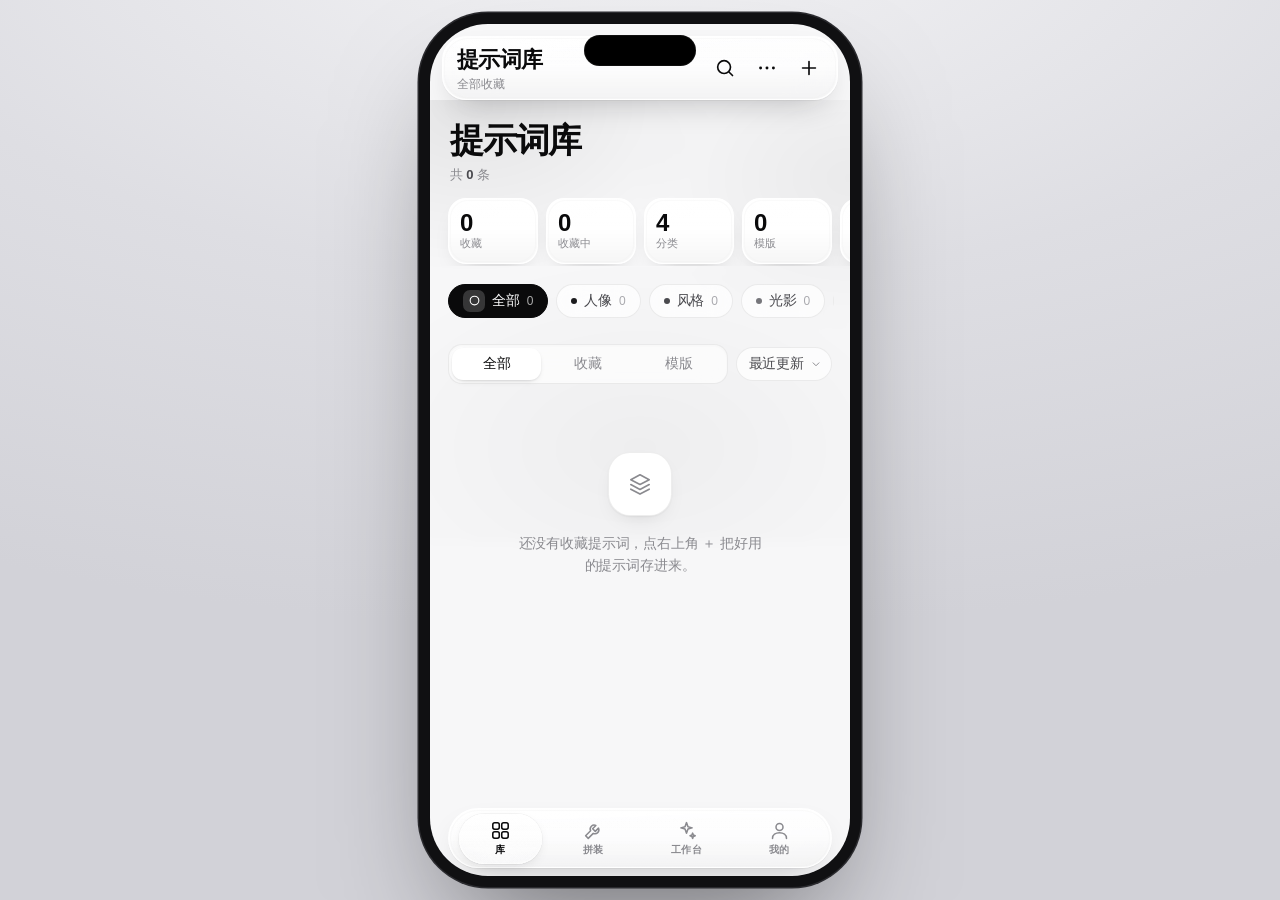
<file: index.html>
<!DOCTYPE html>
<html lang="zh-CN" data-ios>
<head>
<meta charset="UTF-8">
<meta name="viewport" content="width=device-width, initial-scale=1.0, viewport-fit=cover, interactive-widget=resizes-content">
<title>pinst</title>
<meta name="description" content="pinst · 提示词收藏与学习工作台：收藏、整理、拼装与分析生成式提示词，数据只存本机。">
<!-- PWA：可安装到主屏 / 离线可用 -->
<link rel="manifest" href="manifest.webmanifest">
<meta name="theme-color" content="#F7F7F8">
<meta name="color-scheme" content="light">
<meta name="mobile-web-app-capable" content="yes">
<meta name="apple-mobile-web-app-capable" content="yes">
<meta name="apple-mobile-web-app-status-bar-style" content="default">
<!-- iOS 主屏名称：受系统长度限制，用短名 -->
<meta name="apple-mobile-web-app-title" content="pinst">
<link rel="icon" href="assets/favicon-32.png" sizes="32x32" type="image/png">
<link rel="icon" href="assets/icon.svg" type="image/svg+xml">
<link rel="apple-touch-icon" sizes="180x180" href="assets/icon-180.png">
<style>
/* =====================================================================
   提示词工作台 · iOS 27 单色 App 外壳
   液态玻璃为 Web 侧近似实现（backdrop-filter + 分层描边 + 高光叠层），
   非 Apple 官方 Liquid Glass 材质；低端设备 / 减弱透明度 / 减弱动态
   均回退为高不透明纯色面板。
   ===================================================================== */

/* ---------- 令牌：黑白灰单色系统 ---------- */
:root{
  --s0:#FFFFFF; --s1:#F7F7F8; --s2:#F2F2F4; --s3:#E9E9EB;
  --line:rgba(0,0,0,.07); --line-2:rgba(0,0,0,.11); --line-3:rgba(0,0,0,.16);
  --i1:#0A0A0B; --i2:#48484D; --i3:#8A8A8F; --i4:#A9A9AE;
  --danger:#B3261E; --ok:#3E7A55;
  --r-xl:30px; --r-lg:24px; --r-md:18px; --r-sm:14px;
  --gutter:18px;
  --sh-1:0 1px 2px rgba(16,16,20,.05), 0 8px 24px -14px rgba(16,16,20,.22);
  --sh-2:0 2px 6px rgba(16,16,20,.08), 0 30px 70px -32px rgba(16,16,20,.42);
  /* 玻璃 */
  --glass-fill:linear-gradient(180deg, rgba(255,255,255,.86), rgba(255,255,255,.62));
  --glass-blur:saturate(1.8) blur(26px);
  /* 动效 */
  --ease-out:cubic-bezier(.22,1,.36,1);
  --ease-io:cubic-bezier(.65,0,.35,1);
  --ease-spring:cubic-bezier(.3,1.35,.45,1);
  --t-press:120ms; --t-ui:220ms; --t-sheet:420ms;
  --tabbar-h:60px;
  --font:-apple-system,BlinkMacSystemFont,"SF Pro Text","SF Pro Display","PingFang SC","Helvetica Neue","Microsoft YaHei",sans-serif;
  --mono:ui-monospace,"SF Mono",SFMono-Regular,Menlo,Consolas,monospace;
  --safe-t:env(safe-area-inset-top, 0px);
  --safe-b:env(safe-area-inset-bottom, 0px);
}

*,*::before,*::after{box-sizing:border-box;margin:0;padding:0;-webkit-tap-highlight-color:transparent}
html,body{height:100%}
/* 兜底：任何横向溢出都不产生可滚动的空白条（页面本身只做纵向滚动） */
html,body{max-width:100%;overflow-x:hidden}
body{
  font-family:var(--font);color:var(--i1);line-height:1.5;letter-spacing:-.01em;
  background:#DEDEE3;
  background-image:radial-gradient(120% 80% at 50% -10%, #F4F4F6 0%, #DEDEE3 52%, #D2D2D8 100%);
  display:flex;align-items:center;justify-content:center;
  min-height:100vh;min-height:100dvh;
}
button{font-family:inherit;cursor:pointer;border:0;background:none;color:inherit}
input,select,textarea{font-family:inherit;font-size:15px;color:var(--i1)}
img{display:block;max-width:100%}
.hidden{display:none!important}
.grow{flex:1;min-width:0}
.icon{width:20px;height:20px;flex:none;stroke:currentColor;fill:none;stroke-width:1.7;stroke-linecap:round;stroke-linejoin:round;display:block}
.icon.sm{width:17px;height:17px}
::-webkit-scrollbar{width:0;height:0}

/* ---------- 手机画框：桌面居中，移动端满屏 ---------- */
#phone{
  position:relative;isolation:isolate;z-index:0;
  width:min(100vw,440px);height:100dvh;max-height:100dvh;
  background:var(--s1);overflow:hidden;
  display:flex;flex-direction:column;
}
@media (min-width:620px) and (min-height:700px){
  #phone{
    width:420px;height:min(880px, calc(100dvh - 48px));margin:0;
    border-radius:58px;flex:none;
    box-shadow:0 0 0 1px rgba(0,0,0,.06), 0 0 0 11px #101012, 0 0 0 12.5px #2A2A2E, 0 60px 120px -30px rgba(0,0,0,.5);
  }
  #phone::after{ /* 灵动岛 */
    content:"";position:absolute;top:11px;left:50%;translate:-50% 0;width:112px;height:31px;
    border-radius:22px;background:#000;z-index:120;pointer-events:none;
    box-shadow:inset 0 0 0 1px rgba(255,255,255,.06);
  }
  .safe-t{height:54px}
  .topbar .bar{padding-right:60px}
  .topbar .bar .search-layer{padding-right:56px}
}
@media (prefers-reduced-motion:no-preference){ #phone{transform:none} }

/* 应用结构 */
.app{position:relative;display:flex;flex-direction:column;height:100%;min-height:0;flex:1}
.safe-t{height:calc(var(--safe-t) + 10px);flex:none}
.hero-bg{
  position:absolute;inset:-10% -20% auto -20%;height:520px;z-index:0;pointer-events:none;
  background:
    radial-gradient(58% 46% at 22% 16%, rgba(0,0,0,.075), transparent 70%),
    radial-gradient(52% 42% at 86% 30%, rgba(0,0,0,.05), transparent 72%),
    radial-gradient(70% 50% at 50% 82%, rgba(0,0,0,.035), transparent 74%);
  filter:blur(6px);
}

/* ---------- 顶栏：液态玻璃，搜索时整条变身搜索框 ---------- */
.topbar{position:relative;z-index:60;flex:none}
.topbar .bar{
  position:relative;margin:2px 12px 0;border-radius:var(--r-lg);
  display:flex;align-items:center;gap:10px;padding:6px 8px 6px 14px;min-height:52px;
}
/* 液态玻璃材质（Web 近似） */
.lg{
  position:relative;isolation:isolate;
  background:var(--glass-fill);
  -webkit-backdrop-filter:var(--glass-blur);backdrop-filter:var(--glass-blur);
  border:1px solid rgba(255,255,255,.72);
  box-shadow:
    inset 0 1px 0 rgba(255,255,255,.96),
    inset 0 -1px 0 rgba(255,255,255,.30),
    inset 1px 0 0 rgba(255,255,255,.42),
    inset -1px 0 0 rgba(255,255,255,.42),
    0 1px 1px rgba(16,16,20,.05),
    0 14px 34px -16px rgba(16,16,20,.30);
}
.lg::before{ /* 折射高光 */
  content:"";position:absolute;inset:0;z-index:-1;border-radius:inherit;pointer-events:none;
  background:
    radial-gradient(130% 90% at 12% -18%, rgba(255,255,255,.92), rgba(255,255,255,0) 58%),
    linear-gradient(180deg, rgba(255,255,255,.30), rgba(255,255,255,0) 46%, rgba(0,0,0,.035));
}
.lg::after{ /* 内描边 */
  content:"";position:absolute;inset:1px;border-radius:inherit;pointer-events:none;
  box-shadow:inset 0 0 0 1px rgba(255,255,255,.34), inset 0 0 0 1px rgba(0,0,0,.03);
}
.title{
  font-size:22px;font-weight:700;letter-spacing:-.025em;white-space:nowrap;
  flex:none;overflow:hidden;text-overflow:ellipsis;
}
.subtitle{font-size:12px;color:var(--i3);font-weight:500;margin-top:-1px}
.bar-title{display:flex;flex-direction:column;min-width:0;flex:1;transform-origin:0 50%}
.bar-actions{display:flex;align-items:center;gap:2px;flex:none}
.ibtn{
  width:40px;height:40px;border-radius:50%;display:grid;place-items:center;color:var(--i1);
  position:relative;isolation:isolate;transition:transform var(--t-press) var(--ease-out), background-color var(--t-press);
}
.ibtn::before{content:"";position:absolute;inset:0;border-radius:inherit;z-index:-1;background:rgba(0,0,0,0);transition:background-color var(--t-press)}
.ibtn:active{transform:scale(.9)}
.ibtn:active::before, body.hoverable .ibtn:hover::before{background:rgba(0,0,0,.07)}
.ibtn .icon{width:22px;height:22px;stroke-width:1.8}
.ibtn.sm{width:32px;height:32px}
.ibtn.sm .icon{width:18px;height:18px}

/* 标题层 / 搜索层 交叉淡入 + 位移 */
.search-layer,.title-layer{flex:1;min-width:0}
/* 标题层与搜索层叠在同一格里，交叉淡入 + 位移；搜索层展开时用 clip-path 从左向右揭开 */
.topbar .bar{--search:0}
.search-layer{
  position:absolute;inset:0;display:flex;align-items:center;gap:8px;padding:6px 8px 6px 6px;
  opacity:0;transform:translateY(6px) scale(.99);pointer-events:none;
  clip-path:inset(0 calc((1 - var(--search)) * 100%) 0 0 round 24px);
  transition:opacity 200ms var(--ease-out), transform 340ms var(--ease-out), clip-path .34s var(--ease-out);
}
.title-layer{
  display:flex;align-items:center;gap:10px;flex:1;min-width:0;transform-origin:0 50%;
  opacity:calc(1 - var(--search));transform:translateX(calc(var(--search) * -10px)) scale(calc(1 - var(--search) * .04));
  transition:opacity 140ms var(--ease-out), transform 300ms var(--ease-out);
}
.topbar.searching .search-layer{opacity:1;transform:none;pointer-events:auto}
.search-layer .glass-input{
  flex:1;display:flex;align-items:center;gap:9px;height:40px;border-radius:20px;padding:0 12px;
  background:rgba(0,0,0,.055);border:1px solid rgba(255,255,255,.55);
  box-shadow:inset 0 1px 2px rgba(0,0,0,.06);
}
.search-layer .glass-input .icon{color:var(--i3);width:17px;height:17px}
.search-layer input{
  flex:1;border:0;background:transparent;outline:none;font-size:16px;letter-spacing:-.01em;
}
.search-layer input::placeholder{color:var(--i3)}
.search-layer input::-webkit-search-cancel-button{-webkit-appearance:none;appearance:none}
.search-layer input::-ms-clear{display:none}
.search-cancel{
  font-size:16px;color:var(--i1);padding:0 6px;height:40px;border-radius:12px;white-space:nowrap;font-weight:400;
}
.topbar .bar.search-on{box-shadow:
    inset 0 1px 0 rgba(255,255,255,.96), 0 0 0 2px rgba(10,10,11,.16), 0 14px 34px -16px rgba(16,16,20,.30)}

/* ---------- 滑动舞台 ---------- */
.stage{flex:1;min-height:0;position:relative;overflow:hidden;touch-action:pan-y;z-index:1}
.track{
  position:absolute;inset:0;display:flex;width:400%;height:100%;
  will-change:transform;
}
.pane{
  position:relative;width:25%;height:100%;overflow-y:auto;overflow-x:hidden;
  -webkit-overflow-scrolling:touch;overscroll-behavior:contain;
  padding:16px var(--gutter) calc(var(--tabbar-h) + 34px + var(--safe-b));
  scrollbar-width:none;
}
.pane::-webkit-scrollbar{display:none}
.stage.dragging{cursor:grabbing}
.stage.dragging .pane{pointer-events:none}
/* 舞台内部：玻璃降级为实色，保证卡片内容永远在最上层 */
.pane .lg,.pane .card.lg,.pane .stat.lg{background:#fff!important}
.pane .card-foot{background:rgba(0,0,0,.015)}
.pane > *{transition:opacity 280ms var(--ease-out), transform 380ms var(--ease-out)}
.stage.dragging .pane > *{transition:none}

/* ---------- 通用排版 ---------- */
.kicker{font-size:12px;font-weight:600;color:var(--i3);letter-spacing:.02em}
.h-sec{font-size:13px;font-weight:600;color:var(--i3);letter-spacing:.01em;margin:22px 4px 9px;display:flex;align-items:center;gap:8px}
.h-sec .grow{flex:1}
.link-btn{font-size:15px;color:var(--i1);font-weight:500}
.link-btn:active{opacity:.5}

/* ---------- 页面大标题（Large Title 滚动折叠） ---------- */
.lt{--lt:1;position:relative;padding:6px 2px 14px}
.lt .big{
  font-size:calc(30px + var(--lt) * 4px);line-height:1.08;font-weight:800;letter-spacing:-.035em;
  transform-origin:0 100%;
}
.lt .cap{
  font-size:13px;color:var(--i3);margin-top:calc(var(--lt) * 6px);
  opacity:calc(.45 + var(--lt) * .55);transform:translateY(calc((1 - var(--lt)) * -2px));
  transition:font-size 180ms var(--ease-out);
}
.lt .cap b{color:var(--i2);font-weight:600}

/* ---------- 统计卡：液态玻璃 + 按压回弹 ---------- */
.stats{display:flex;gap:8px;overflow-x:auto;scrollbar-width:none;margin:0 calc(var(--gutter) * -1);padding:0 var(--gutter) 2px}
.stats::-webkit-scrollbar{display:none}
.stat{flex:0 0 calc((100% - 24px) / 4)}
.stat{
  position:relative;border-radius:var(--r-md);padding:12px 11px 11px;min-height:78px;
  display:flex;flex-direction:column;justify-content:space-between;overflow:hidden;
  transition:transform 200ms var(--ease-spring);
}
.stat.lg{align-self:flex-start;min-height:0;background:var(--glass-fill);-webkit-backdrop-filter:var(--glass-blur);backdrop-filter:var(--glass-blur);border:1px solid rgba(255,255,255,.72);box-shadow:inset 0 1px 0 rgba(255,255,255,.95), 0 10px 24px -16px rgba(16,16,20,.35)}
.stat .num{font-size:24px;font-weight:750;letter-spacing:-.03em;line-height:1;font-variant-numeric:tabular-nums}
.stat .lb{font-size:11px;color:var(--i3);font-weight:500;letter-spacing:0}
.stat:active{transform:scale(.955)}

/* ---------- 横向滚动胶囊（分类 / 标签 / 分组） ---------- */
.hscroll{
  display:flex;gap:8px;overflow-x:auto;overflow-y:hidden;padding:2px 2px 4px;margin:0 -2px;
  scrollbar-width:none;-webkit-overflow-scrolling:touch;scroll-padding-inline:16px;
  touch-action:pan-x;
}
.pill{
  flex:none;display:inline-flex;align-items:center;gap:7px;height:34px;padding:0 14px;border-radius:17px;
  font-size:14px;font-weight:500;color:var(--i2);border:1px solid var(--line);
  background:rgba(255,255,255,.72);-webkit-backdrop-filter:blur(12px);backdrop-filter:blur(12px);
  letter-spacing:-.01em;white-space:nowrap;
  transition:transform 160ms var(--ease-spring), background-color 200ms, color 200ms, border-color 200ms;
}
.pill:active{transform:scale(.94)}
.pill.on{background:var(--i1);color:#fff;border-color:var(--i1)}
.pill .dot{width:6px;height:6px;border-radius:50%;background:var(--i4);flex:none}
.pill.on .dot{background:#fff}
.pill .n{font-size:12px;color:var(--i4);font-variant-numeric:tabular-nums}
.pill.on .n{color:rgba(255,255,255,.66)}
.pill .icon{width:15px;height:15px}
.pill .ico-box .icon{width:13px;height:13px}
.model-pill{flex:0 1 auto;min-width:0}
.model-pill .ell{min-width:0;max-width:150px;overflow:hidden;text-overflow:ellipsis;white-space:nowrap;text-align:left}
.model-pill .chev{display:flex;color:var(--i4)}
.model-pill .chev .icon{width:12px;height:12px}
.pill .ico-box{width:22px;height:22px;border-radius:7px;display:grid;place-items:center;background:var(--s3);color:var(--i2);flex:none}
.pill .ico-box .icon{width:13px;height:13px;stroke-width:2}
.pill .ico-box .glyph{font-size:14px;line-height:1}
.pill.on .ico-box{background:rgba(255,255,255,.18);color:#fff}

/* 筛选药丸组 */
.seg{
  display:flex;gap:2px;padding:3px;border-radius:14px;border:1px solid var(--line);
  background:rgba(255,255,255,.66);-webkit-backdrop-filter:blur(14px);backdrop-filter:blur(14px);
  box-shadow:inset 0 1px 2px rgba(0,0,0,.04), inset 0 1px 0 rgba(255,255,255,.9);
}
.seg button{
  flex:1;height:32px;border-radius:11px;font-size:13.5px;font-weight:500;color:var(--i3);
  transition:color 200ms, background-color 240ms var(--ease-out), box-shadow 240ms;
}
.seg button.on{background:var(--s0);color:var(--i1);box-shadow:0 1px 2px rgba(0,0,0,.08), 0 3px 10px -6px rgba(0,0,0,.3)}
.seg button:active{transform:scale(.97)}

/* 排序下拉 */
.select-pill{
  display:inline-flex;align-items:center;gap:5px;height:34px;padding:0 8px 0 12px;border-radius:17px;
  font-size:13.5px;font-weight:500;color:var(--i2);border:1px solid var(--line);background:rgba(255,255,255,.72);
  position:relative;flex:none;
}
.select-pill select{
  position:absolute;inset:0;opacity:0;width:100%;height:100%;border:0;appearance:none;cursor:pointer;font-size:16px;
}
.select-pill .icon{width:14px;height:14px;color:var(--i3)}

/* ---------- 提示词卡片 ---------- */
.cards{display:flex;flex-direction:column;gap:12px}
.card{
  position:relative;border-radius:var(--r-lg);overflow:hidden;
  transition:transform 280ms var(--ease-spring), box-shadow 240ms;
  container-type:inline-size;
  touch-action:manipulation;
}
.card:active{transform:scale(.982)}
body.hoverable .card:hover{transform:translateY(-2px);box-shadow:var(--sh-2)}
.card .press{
  padding:15px 16px 14px;display:flex;flex-direction:column;gap:9px;
}
.card.pinned .press{padding-left:22px}
.pin-rail{
  position:absolute;left:9px;top:17px;bottom:17px;width:3px;border-radius:3px;background:var(--i1);opacity:.9;
}
.card-top{display:flex;align-items:flex-start;gap:8px}
.card-title{font-size:16.5px;font-weight:650;letter-spacing:-.022em;line-height:1.32;flex:1;min-width:0}
.tagline{
  display:inline-flex;align-items:center;gap:5px;height:24px;padding:0 9px;border-radius:12px;flex:none;
  font-size:12px;font-weight:550;background:var(--s3);color:var(--i2);white-space:nowrap;
  border:1px solid rgba(255,255,255,.55);
}
.tagline .dot{width:5px;height:5px;border-radius:50%;background:var(--i2);opacity:.55}
.card-text{
  font-size:14px;color:var(--i2);line-height:1.58;
  display:-webkit-box;-webkit-line-clamp:3;-webkit-box-orient:vertical;overflow:hidden;white-space:pre-wrap;
}
.meta-line{font-size:13px;color:var(--i3);display:-webkit-box;-webkit-line-clamp:2;-webkit-box-orient:vertical;overflow:hidden}
.chips-row{display:flex;flex-wrap:wrap;gap:6px}
.mini{
  font-size:12px;color:var(--i2);background:rgba(0,0,0,.045);border:1px solid rgba(0,0,0,.045);
  padding:3px 8px;border-radius:8px;font-variant-numeric:tabular-nums;white-space:nowrap;
}
.mini.tag{background:transparent;border-color:var(--line-2);color:var(--i3)}
.card-foot{
  display:flex;align-items:center;gap:2px;padding:7px 8px 7px 12px;
  border-top:1px solid var(--line);background:rgba(255,255,255,.32);
}
.stars{display:inline-flex;gap:1.5px;flex:none}
.stars .icon{width:12px;height:12px;color:var(--i1)}
.stars .icon.f{fill:currentColor;stroke:none;opacity:.85}
.stars .icon.o{fill:none;stroke:currentColor;stroke-width:1.7;opacity:.3}
.stars .icon.off{fill:none;stroke:currentColor;stroke-width:1.6;opacity:.34}
.use-meta{font-size:12px;color:var(--i3);margin-left:7px;font-variant-numeric:tabular-nums}
.qmark{display:inline-flex;align-items:center;gap:4px;font-size:11.5px;color:var(--i3);margin-left:8px;padding:2px 7px;border-radius:8px;border:1px solid transparent;transition:background-color 140ms,border-color 140ms}
.qmark:active{background:rgba(0,0,0,.06)}
.qmark.none{border-color:var(--line-2)}
.qmark .icon{width:12px;height:12px}
.qmark.ok{color:var(--ok)} .qmark.bad{color:var(--danger)}
.qmark.good{color:var(--i1)}
/* ---------- 工作台：按分类 / 按标签 / 逐条 选取 + 可搜索下拉 ---------- */
.wb-picker{display:flex;flex-direction:column;gap:10px}
.wb-mode{width:100%}
.wb-mode button{font-size:13px}
.wb-search{
  position:relative;display:flex;align-items:center;gap:8px;height:44px;padding:0 12px;border-radius:14px;
  background:rgba(0,0,0,.045);border:1px solid var(--line-2);transition:border-color 160ms, box-shadow 160ms;
}
.wb-search:focus-within{border-color:rgba(0,0,0,.42);box-shadow:0 0 0 3.5px rgba(0,0,0,.07);background:#fff}
.wb-search .icon{width:16px;height:16px;color:var(--i3);flex:none}
.wb-search input{flex:1;min-width:0;border:0;background:transparent;outline:none;font-size:15px}
.wb-selected{display:flex;flex-wrap:wrap;gap:6px}
.wb-selected:empty{display:none}
.wb-tok{
  display:inline-flex;align-items:center;gap:5px;height:26px;padding:0 5px 0 10px;border-radius:9px;
  font-size:12.5px;font-weight:500;background:var(--i1);color:#fff;max-width:100%;
}
.wb-tok .t{overflow:hidden;text-overflow:ellipsis;white-space:nowrap;max-width:150px}
.wb-tok button{width:18px;height:18px;display:grid;place-items:center;color:rgba(255,255,255,.8)}
.wb-tok button .icon{width:12px;height:12px;stroke-width:2.6}
.wb-list{max-height:210px;overflow:auto;border-radius:14px;background:rgba(0,0,0,.035);border:1px solid var(--line);padding:5px}
.wb-opt{display:flex;align-items:center;gap:11px;width:100%;padding:10px 11px;border-radius:11px;text-align:left;font-size:15px;color:var(--i1)}
.wb-opt:active{background:rgba(0,0,0,.06)}
.wb-opt .box{
  width:21px;height:21px;border-radius:7px;border:1.6px solid var(--i4);flex:none;position:relative;transition:background-color 160ms,border-color 160ms;
}
.wb-opt.on .box{background:var(--i1);border-color:var(--i1)}
.wb-opt.on .box::after{content:"";position:absolute;left:6.5px;top:2.5px;width:6px;height:11px;border:solid #fff;border-width:0 2px 2px 0;transform:rotate(45deg)}
.wb-opt .n{font-size:12px;color:var(--i3);font-variant-numeric:tabular-nums;margin-left:auto;flex:none}
.wb-opt .dot{width:7px;height:7px;border-radius:4px;flex:none}
.wb-empty{padding:14px 10px;font-size:13px;color:var(--i3);text-align:center}
.wb-more{width:100%;margin-top:4px;font-size:13px;color:var(--i2);padding:8px;border-radius:10px}
.wb-more:active{background:rgba(0,0,0,.05)}
.qpop{width:196px}
.qpop-head{font-size:11.5px;font-weight:600;color:var(--i3);padding:6px 10px 4px}
.qpop button.on{background:rgba(0,0,0,.06)}
.qpop .qcheck{margin-left:auto;display:flex;color:var(--i1)}
.qpop .qcheck .icon{width:14px;height:14px;stroke-width:2.4}
.act{
  min-width:34px;height:34px;padding:0 3px;border-radius:11px;display:grid;place-items:center;
  color:var(--i2);transition:background-color 140ms, transform 140ms var(--ease-out), color 140ms;
}
.act .icon{width:18px;height:18px}
.act:active{transform:scale(.86);background:rgba(0,0,0,.08)}
body.hoverable .act:hover{background:rgba(0,0,0,.055);color:var(--i1)}
.act.on{color:var(--i1)}
.act.on .icon{fill:var(--i1);stroke:var(--i1)}
.act.danger{color:var(--i3)} 
.act.danger:active{color:var(--danger);background:rgba(179,38,30,.08)}
.more-pop{
  position:absolute;right:10px;bottom:52px;z-index:5;width:186px;padding:6px;border-radius:18px;
  background:rgba(252,252,253,.9);-webkit-backdrop-filter:blur(30px) saturate(1.8);backdrop-filter:blur(30px) saturate(1.8);
  box-shadow:var(--sh-2), inset 0 1px 0 rgba(255,255,255,.9);border:1px solid rgba(0,0,0,.06);
  animation:popIn 240ms var(--ease-out);
  transform-origin:100% 100%;
}
@keyframes popIn{from{opacity:0;transform:scale(.9) translateY(6px)}to{opacity:1;transform:none}}
.more-pop button{
  display:flex;align-items:center;gap:10px;width:100%;height:42px;padding:0 10px;border-radius:12px;
  font-size:15px;color:var(--i1);text-align:left;
}
.more-pop button:active{background:rgba(0,0,0,.07)}
.more-pop .icon{width:17px;height:17px;color:var(--i2)}

/* ---------- 空状态 ---------- */
.empty{text-align:center;padding:56px 24px;color:var(--i3)}
.empty .glyph-wrap{
  width:64px;height:64px;border-radius:22px;margin:0 auto 16px;display:grid;place-items:center;
  background:var(--s0);border:1px solid var(--line);box-shadow:var(--sh-1);color:var(--i3);
}
.empty .glyph-wrap .icon{width:26px;height:26px;stroke-width:1.5}
.empty .glyph-wrap .glyph{font-size:26px}
.empty p{font-size:14px;line-height:1.6;max-width:250px;margin:0 auto}
.empty .big{display:none}

/* ---------- 按钮 ---------- */
.btn{
  display:inline-flex;align-items:center;justify-content:center;gap:7px;min-height:40px;padding:0 16px;
  border-radius:14px;font-size:15px;font-weight:550;letter-spacing:-.01em;
  background:rgba(0,0,0,.055);color:var(--i1);border:1px solid rgba(0,0,0,.03);
  transition:transform 160ms var(--ease-spring), background-color 160ms, opacity 160ms;
}
.btn:active{transform:scale(.965);opacity:.85}
.btn .icon{width:17px;height:17px}
.btn.primary{background:var(--i1);color:#fff;box-shadow:0 6px 16px -8px rgba(0,0,0,.7), inset 0 1px 0 rgba(255,255,255,.22)}
.btn.primary:active{background:#000}
.btn.ghost{background:transparent;border-color:transparent;color:var(--i2)}
.btn.danger{color:var(--danger)}
.btn.sm{min-height:32px;padding:0 12px;font-size:13.5px;border-radius:11px}
.btn.block{width:100%;min-height:50px;border-radius:16px;font-size:16px}
.btn:disabled{opacity:.4}

/* ---------- 面板 / 分组 ---------- */
.panel{
  border-radius:var(--r-lg);border:1px solid var(--line);background:rgba(255,255,255,.82);
  -webkit-backdrop-filter:blur(16px);backdrop-filter:blur(16px);
  box-shadow:var(--sh-1);overflow:hidden;
}
.panel.pad{padding:16px}
.panel-head{display:flex;align-items:center;gap:10px;padding:14px 16px 10px}
.panel-head h3{font-size:16px;font-weight:650;letter-spacing:-.02em;flex:1;min-width:0;white-space:nowrap;overflow:hidden;text-overflow:ellipsis}
.group-title{font-size:12px;font-weight:600;color:var(--i3);letter-spacing:.02em;padding:0 16px 6px}
.rows{display:flex;flex-direction:column}
.row{
  display:flex;align-items:center;gap:12px;min-height:52px;padding:10px 16px;text-align:left;font-size:16px;
  color:var(--i1);width:100%;position:relative;
}
.row + .row::before{content:"";position:absolute;left:16px;right:0;top:0;height:.5px;background:var(--line-2)}
.row:active{background:rgba(0,0,0,.045)}
.row.danger{color:var(--danger)}
.row.danger .row-ico{background:rgba(179,38,30,.08);color:var(--danger)}
.row-ico{
  width:30px;height:30px;border-radius:9px;display:grid;place-items:center;flex:none;
  background:var(--s3);color:var(--i2);
}
.row-ico .icon{width:17px;height:17px}
.row-ico .glyph{font-size:16px;line-height:1}
.row .label{flex:1;min-width:0}
.row .sub{font-size:12.5px;color:var(--i3);margin-top:1px}
.chev{color:var(--i4);flex:none}
.chev .icon{width:16px;height:16px;stroke-width:2}

/* ---------- 表单 ---------- */
.field{margin-bottom:14px}
.field > label{display:flex;align-items:center;gap:6px;font-size:13px;font-weight:600;color:var(--i2);margin-bottom:7px;letter-spacing:0}
.field input[type=text],.field input:not([type]),.field input[type=password],.field input[type=number],.field select,.field textarea{
  width:100%;border:1px solid var(--line-2);background:rgba(255,255,255,.92);border-radius:13px;
  padding:12px 13px;outline:none;font-size:16px;color:var(--i1);
  transition:box-shadow 160ms, border-color 160ms, background-color 160ms;appearance:none;
}
.field textarea{resize:vertical;min-height:96px;line-height:1.6}
.field select{
  background-image:url("data:image/svg+xml,%3Csvg xmlns='http://www.w3.org/2000/svg' width='14' height='14' viewBox='0 0 24 24' fill='none' stroke='%238A8A8F' stroke-width='2.2' stroke-linecap='round' stroke-linejoin='round'%3E%3Cpath d='m6 9 6 6 6-6'/%3E%3C/svg%3E");
  background-repeat:no-repeat;background-position:right 13px center;padding-right:36px;
}
.field input:focus,.field select:focus,.field textarea:focus{
  border-color:rgba(0,0,0,.5);box-shadow:0 0 0 3.5px rgba(0,0,0,.075);background:#fff;
}
.field input[type=range]{width:100%;accent-color:var(--i1);height:28px}
.radio-row{display:flex;flex-direction:column;gap:2px}
.radio-row label,.pick-list label{
  display:flex;align-items:center;gap:11px;font-size:15.5px;color:var(--i1);padding:11px 12px;border-radius:13px;cursor:pointer;
}
.radio-row label:active,.pick-list label:active{background:rgba(0,0,0,.05)}
.radio-row label,.pick-list label{user-select:none;-webkit-user-select:none;touch-action:manipulation}
.radio-row input[type=radio],.pick-list input[type=checkbox],.field input[type=checkbox]{appearance:none;width:21px;height:21px;border-radius:50%;border:1.6px solid var(--i4);flex:none;margin:0;position:relative;transition:background-color 160ms, border-color 160ms}
.pick-list input[type=checkbox],.field input[type=checkbox]{border-radius:7px}
.radio-row input[type=radio]:checked,.pick-list input[type=checkbox]:checked,.field input[type=checkbox]:checked{background:var(--i1);border-color:var(--i1)}
.radio-row input[type=radio]:checked::after{content:"";position:absolute;inset:4.5px;border-radius:50%;background:#fff}
.pick-list input[type=checkbox]:checked::after,.field input[type=checkbox]:checked::after{
  content:"";position:absolute;left:6.5px;top:2.5px;width:6px;height:11px;border:solid #fff;border-width:0 2px 2px 0;transform:rotate(45deg);
}
.pick-list{
  max-height:220px;overflow:auto;border-radius:14px;background:rgba(0,0,0,.035);padding:5px;border:1px solid var(--line);
}
.upload-box{
  border:1.5px dashed var(--line-3);border-radius:15px;min-height:72px;padding:16px;display:flex;align-items:center;justify-content:center;gap:8px;
  color:var(--i3);font-size:14px;cursor:pointer;background:rgba(0,0,0,.02);transition:background-color 160ms;
}
.upload-box:active{background:rgba(0,0,0,.06)}
.upload-box img{max-height:150px;border-radius:12px;margin-top:8px}
.tag-input-wrap{display:flex;flex-wrap:wrap;gap:6px;background:rgba(255,255,255,.92);border:1px solid var(--line-2);border-radius:13px;padding:8px}
.tag-input-wrap:focus-within{border-color:rgba(0,0,0,.5);box-shadow:0 0 0 3.5px rgba(0,0,0,.075)}
.tag-input-wrap input{flex:1;min-width:120px;border:0;background:transparent;outline:none;padding:4px;font-size:15px}
.tag-chip{display:inline-flex;align-items:center;gap:5px;font-size:13px;background:var(--i1);color:#fff;padding:5px 6px 5px 10px;border-radius:10px}
.tag-chip button{color:rgba(255,255,255,.75);display:grid;place-items:center;width:18px;height:18px}
.tag-chip button .icon{width:12px;height:12px;stroke-width:2.4}
.img-picker{display:flex;gap:10px;flex-wrap:wrap}
.img-thumb{position:relative;width:88px;height:88px}
.img-thumb img{width:100%;height:100%;object-fit:cover;border-radius:14px}
.img-thumb .rm{
  position:absolute;top:-6px;right:-6px;width:24px;height:24px;border-radius:50%;background:var(--i1);color:#fff;
  display:grid;place-items:center;box-shadow:0 2px 6px rgba(0,0,0,.25);
}
.img-thumb .rm .icon{width:12px;height:12px;stroke-width:2.6}
.img-add{
  width:88px;height:88px;border:1.5px dashed var(--line-3);border-radius:14px;color:var(--i3);
  display:flex;flex-direction:column;align-items:center;justify-content:center;gap:5px;font-size:12px;background:rgba(0,0,0,.02);
}
.img-add:active{background:rgba(0,0,0,.06)}
.color-row,.icon-row{display:flex;gap:10px;flex-wrap:wrap}
.color-dot{width:30px;height:30px;border-radius:50%;border:2px solid transparent;cursor:pointer;position:relative;transition:transform 160ms var(--ease-spring)}
.color-dot:active{transform:scale(.9)}
.color-dot.on{border-color:var(--i1);box-shadow:0 0 0 3px #fff, 0 0 0 3px var(--i1)}
.icon-opt{
  width:42px;height:42px;border-radius:13px;background:var(--s3);display:grid;place-items:center;font-size:18px;color:var(--i1);
  transition:transform 160ms var(--ease-spring);
}
.icon-opt .icon{width:19px;height:19px} .icon-opt .glyph{font-size:19px;line-height:1}
.icon-opt:active{transform:scale(.9)}
.icon-opt.on{background:var(--i1);color:#fff}
.avatar-picker{display:flex;align-items:center;gap:12px}
.avatar-preview{
  width:64px;height:64px;border-radius:22px;flex:none;display:grid;place-items:center;
  background:linear-gradient(160deg,#2A2A2E,#0A0A0B);color:#fff;overflow:hidden;position:relative;
  box-shadow:inset 0 1px 0 rgba(255,255,255,.2), 0 8px 18px -12px rgba(0,0,0,.6);
}
.avatar-preview img{width:100%;height:100%;object-fit:cover}
.avatar-preview.has-photo{background:#0A0A0B}
.avatar-preview .ap-dot{position:absolute;right:5px;bottom:5px;width:8px;height:8px;border-radius:4px;background:#fff;opacity:.85}
.avatar-picker-side{display:flex;flex-direction:column;gap:7px;align-items:flex-start}
.icon-opt.avatar-upload{background:transparent;border:1.5px dashed var(--line-3);color:var(--i2)}
.icon-opt.avatar-upload.on{border-style:solid;border-color:var(--i1)}
.avatar-preview .glyph{font-size:28px}
.avatar-preview .icon{width:30px;height:30px;stroke-width:1.5}
.var-form .field{margin-bottom:12px}

/* ---------- 工作台 ---------- */
.model-pill{
  display:inline-flex;align-items:center;gap:7px;padding:5px 11px;border-radius:12px;font-size:12.5px;font-weight:500;
  color:var(--i2);background:rgba(0,0,0,.045);border:1px solid var(--line);max-width:100%;overflow:hidden;
}
.model-pill .dot{width:6px;height:6px;border-radius:50%;background:var(--ok);flex:none}
.wb-layout{display:flex;flex-direction:column;gap:14px}
.result-body{
  border-radius:var(--r-lg);border:1px solid var(--line);background:rgba(255,255,255,.86);
  -webkit-backdrop-filter:blur(16px);backdrop-filter:blur(16px);
  box-shadow:var(--sh-1);padding:16px 17px;font-size:15px;line-height:1.65;color:var(--i2);overflow-x:auto;min-height:160px;
}
.result-body h1,.result-body h2,.result-body h3{color:var(--i1);font-size:15.5px;font-weight:650;margin:16px 0 8px;letter-spacing:-.015em}
.result-body h1:first-child,.result-body h2:first-child,.result-body h3:first-child,.result-body p:first-child{margin-top:0}
.result-body p{margin:8px 0;color:var(--i2)}
.result-body ul{padding-left:19px;margin:8px 0}
.result-body li{margin:5px 0}
.result-body strong{color:var(--i1);font-weight:650}
.result-body code{background:rgba(0,0,0,.06);padding:2px 6px;border-radius:6px;font-size:13.5px;font-family:var(--mono);color:var(--i1)}
.result-body pre{background:#101012;color:#EDEDEF;padding:14px 15px;border-radius:14px;overflow:auto;margin:11px 0;font-size:13px;line-height:1.6}
.result-body pre code{background:transparent;padding:0;color:inherit}
.result-body .loading{color:var(--i3);display:flex;align-items:center;gap:9px}
.result-body .loading::before{
  content:"";width:14px;height:14px;border-radius:50%;border:2px solid rgba(0,0,0,.14);border-top-color:var(--i1);
  animation:spin .8s linear infinite;flex:none;
}
@keyframes spin{to{transform:rotate(360deg)}}
.result-body .err{color:var(--danger);font-weight:600}
.followup{display:flex;gap:8px;margin-top:12px;align-items:flex-end}
.followup textarea{
  flex:1;border:1px solid var(--line-2);background:rgba(255,255,255,.95);border-radius:16px;padding:11px 13px;outline:none;
  resize:none;min-height:48px;font-size:16px;
}
.followup textarea:focus{border-color:rgba(0,0,0,.5);box-shadow:0 0 0 3.5px rgba(0,0,0,.075)}
.followup .btn{min-height:48px;border-radius:16px;padding:0 18px}
.history-item{border-radius:16px;padding:13px 14px;margin-bottom:10px;background:rgba(0,0,0,.035);border:1px solid var(--line)}
.history-item .h-head{display:flex;gap:7px;align-items:center;margin-bottom:6px;flex-wrap:wrap}
.history-item .h-title{font-weight:550;font-size:13.5px;flex:1;min-width:120px;color:var(--i1)}
.history-item .h-time{font-size:11.5px;color:var(--i4);font-variant-numeric:tabular-nums}
.history-item .h-body{font-size:13.5px;color:var(--i2);white-space:pre-wrap;max-height:96px;overflow:hidden;
  mask-image:linear-gradient(#000 60%,transparent)}

/* ---------- 拼装器 ---------- */
.builder{display:flex;flex-direction:column;gap:14px}
.builder-modules{display:grid;grid-template-columns:1fr 1fr;gap:12px}
.builder-modules .field{margin-bottom:0}
.builder-modules .field.full{grid-column:1/-1}
.builder-preview textarea:focus{outline:none;border-color:var(--line-2);box-shadow:none}
#bResult:focus{outline:none;border-color:var(--line-2);box-shadow:none}
.builder-preview textarea{  width:100%;border:1px solid var(--line-2);background:rgba(0,0,0,.03);border-radius:15px;padding:14px;outline:none;
  resize:vertical;min-height:200px;line-height:1.7;font-size:15px;color:var(--i1);
}
.builder-actions{display:grid;grid-template-columns:1fr 1fr;gap:9px;margin-top:12px}
/* 拼装器：分组模块 */
.bgroup{margin-bottom:16px}
.bgroup:last-of-type{margin-bottom:6px}
.bgroup-title{
  display:flex;align-items:center;gap:6px;font-size:12px;font-weight:650;color:var(--i3);
  letter-spacing:.02em;margin:0 0 10px;padding-top:12px;border-top:1px solid var(--line);
}
.bgroup:first-of-type .bgroup-title{border-top:0;padding-top:0}
.bgroup-title .icon{width:14px;height:14px;stroke-width:2}
.builder-count{font-size:12px;color:var(--i3);font-variant-numeric:tabular-nums;flex:none}
.builder-tools{display:flex;align-items:center;gap:8px;flex-wrap:wrap;margin-top:6px}
.builder-hint{font-size:12px;color:var(--i4)}
.result-bar{display:flex;align-items:center;gap:8px;margin-top:10px}
.result-len{font-size:12px;color:var(--i3);font-variant-numeric:tabular-nums}
.result-bar .btn{margin-left:auto}
.builder-trans{
  margin-top:10px;border-radius:15px;border:1px solid var(--line-2);
  background:rgba(0,0,0,.03);padding:12px 13px;animation:popIn 220ms var(--ease-out);
}
.builder-trans-head{display:flex;align-items:center;gap:8px;margin-bottom:8px}
.builder-trans-head .muted{font-size:12px;color:var(--i3);font-weight:600}
.builder-trans-text{
  margin:0;white-space:pre-wrap;word-break:break-word;font-family:var(--mono);font-size:13.5px;line-height:1.65;
  color:var(--i1);max-height:300px;overflow:auto;
}
.builder-trans-text.loading{color:var(--i3);font-family:var(--font);display:flex;align-items:center;gap:9px}
.builder-trans-text.loading::before{
  content:"";width:13px;height:13px;border-radius:50%;border:2px solid rgba(0,0,0,.14);border-top-color:var(--i1);
  animation:spin .8s linear infinite;flex:none;
}
.builder-trans-text.err{color:var(--danger);font-family:var(--font)}

/* ---------- 我的 ---------- */
.profile-hero{padding:18px 16px;display:flex;gap:14px;align-items:center}
.hero-avatar.has-photo{overflow:hidden;background:#0A0A0B}
.hero-avatar img{width:100%;height:100%;object-fit:cover;border-radius:inherit}
.hero-avatar{
  width:66px;height:66px;border-radius:23px;flex:none;display:grid;place-items:center;
  background:linear-gradient(160deg,#2A2A2E,#0A0A0B);color:#fff;font-size:30px;
  box-shadow:inset 0 1px 0 rgba(255,255,255,.22), 0 10px 22px -12px rgba(0,0,0,.75);
  transition:transform 200ms var(--ease-spring);
}
.hero-avatar:active{transform:scale(.93)}
.hero-avatar .icon{width:28px;height:28px;stroke-width:1.6}
.hero-info{flex:1;min-width:0}
.hero-name{font-size:19px;font-weight:700;letter-spacing:-.025em;white-space:nowrap;overflow:hidden;text-overflow:ellipsis}
.hero-sub{font-size:12.5px;color:var(--i3);margin-top:3px;line-height:1.45}
.storage-bar{margin-top:11px}
.storage-bar .bar{height:6px;border-radius:4px;background:rgba(0,0,0,.08);overflow:hidden;display:flex}
.storage-bar .bar .ls{background:var(--i1);transition:width 500ms var(--ease-out)}
.storage-bar .bar .imgs{background:var(--i3);transition:width 500ms var(--ease-out)}
.storage-bar .meta{display:flex;gap:12px;font-size:11.5px;color:var(--i4);margin-top:6px;flex-wrap:wrap;font-variant-numeric:tabular-nums}
.album-grid{display:grid;grid-template-columns:1fr 1fr;gap:11px;padding:0 16px 16px}
.album-card{border-radius:16px;overflow:hidden;background:rgba(0,0,0,.035);border:1px solid var(--line);cursor:pointer;transition:transform 200ms var(--ease-spring)}
.album-card:active{transform:scale(.96)}
.album-cover{aspect-ratio:1/1;position:relative;background:linear-gradient(150deg,#E4E4E7,#D4D4D8);display:grid;place-items:center;color:var(--i3)}
.album-cover .glyph{font-size:30px}
.album-cover .icon{width:26px;height:26px;stroke-width:1.4}
.album-cover img{width:100%;height:100%;object-fit:cover;position:absolute;inset:0}
.album-cover .count{
  position:absolute;right:7px;bottom:7px;background:rgba(10,10,11,.62);color:#fff;font-size:11px;padding:2px 7px;
  border-radius:8px;-webkit-backdrop-filter:blur(8px);backdrop-filter:blur(8px);font-variant-numeric:tabular-nums;
}
.album-edit{
  position:absolute;right:7px;top:7px;width:30px;height:30px;border-radius:15px;display:grid;place-items:center;
  background:rgba(10,10,11,.55);color:#fff;border:1px solid rgba(255,255,255,.22);
  -webkit-backdrop-filter:blur(10px);backdrop-filter:blur(10px);transition:transform 160ms var(--ease-spring);
}
.album-edit .icon{width:15px;height:15px;stroke-width:2}
.album-edit:active{transform:scale(.88)}
.album-body{padding:9px 11px 10px}
.album-title{font-size:13.5px;font-weight:600;white-space:nowrap;overflow:hidden;text-overflow:ellipsis;letter-spacing:-.01em}
.album-meta{font-size:11.5px;color:var(--i3);margin-top:3px;display:flex;align-items:center;gap:5px;white-space:nowrap;overflow:hidden;text-overflow:ellipsis}
.album-meta .icon{width:11px;height:11px}
.model-card{border-radius:16px;padding:14px;margin-bottom:10px;background:rgba(0,0,0,.03);border:1px solid var(--line)}
.model-card .m-head{display:flex;align-items:center;gap:8px;margin-bottom:5px}
.model-card .m-name{font-weight:650;font-size:15px;flex:1;letter-spacing:-.015em}
.model-card .m-info{font-size:12.5px;color:var(--i3);word-break:break-all;line-height:1.5}
.model-card .m-actions{display:flex;gap:7px;margin-top:11px;flex-wrap:wrap}
.version-item{border-radius:15px;padding:13px 14px;margin-bottom:10px;background:rgba(0,0,0,.035);border:1px solid var(--line)}
.version-item .v-head{display:flex;gap:8px;align-items:center;margin-bottom:7px;flex-wrap:wrap}
.version-item .v-time{font-size:12.5px;color:var(--i3);flex:1;font-variant-numeric:tabular-nums}
.version-item .v-text{font-size:13.5px;color:var(--i2);white-space:pre-wrap;max-height:110px;overflow:auto;line-height:1.6}
.badge{font-size:11.5px;padding:3px 9px;border-radius:9px;background:rgba(0,0,0,.07);color:var(--i2);white-space:nowrap;font-weight:550}
.version-bar{display:flex;align-items:center;gap:10px;margin-bottom:12px}
.version-sum{flex:1;font-size:12.5px;color:var(--i3)}
.version-item .v-head .ibtn{margin-left:2px}
.badge.inv{background:var(--i1);color:#fff}

/* ---------- 卡片缩略图 / 提示词详情 / 相册查看器 ---------- */
.card-thumbs{display:flex;gap:6px;padding:12px 14px 0;flex-wrap:nowrap;overflow:hidden}
.card-thumbs .thumb{
  position:relative;width:58px;height:58px;flex:none;border-radius:12px;overflow:hidden;
  background:rgba(0,0,0,.05);cursor:zoom-in;border:1px solid rgba(0,0,0,.05);
}
.card-thumbs .thumb img{width:100%;height:100%;object-fit:cover;transition:transform 400ms var(--ease-out)}
.card-thumbs .thumb:active img{transform:scale(1.06)}
.card-thumbs .thumb .more-n{
  position:absolute;inset:0;display:grid;place-items:center;background:rgba(10,10,11,.55);color:#fff;
  font-size:12px;font-weight:650;-webkit-backdrop-filter:blur(6px);backdrop-filter:blur(6px);
}
.card-thumbs .thumb .gal-mark{
  position:absolute;right:3px;bottom:3px;width:15px;height:15px;border-radius:8px;display:grid;place-items:center;
  background:rgba(10,10,11,.55);color:#fff;
}
.card-thumbs .thumb .gal-mark .icon{width:9px;height:9px;stroke-width:2.4}

/* ---------- 提示词详情 ---------- */
.pd-cover{margin:8px 0 14px;display:flex;gap:8px;overflow-x:auto;scrollbar-width:none;padding-bottom:2px}
.pd-cover::-webkit-scrollbar{display:none}
.pd-cover .pd-shot{
  position:relative;flex:none;width:104px;height:104px;border-radius:16px;overflow:hidden;border:1px solid var(--line);
  background:rgba(0,0,0,.04);cursor:zoom-in;
}
.pd-cover .pd-shot img{width:100%;height:100%;object-fit:cover}
.pd-cover .pd-shot .gal-mark{
  position:absolute;right:5px;bottom:5px;width:18px;height:18px;border-radius:9px;display:grid;place-items:center;
  background:rgba(10,10,11,.58);color:#fff;
}
.pd-cover .pd-shot .gal-mark .icon{width:10px;height:10px;stroke-width:2.4}
.pd-title{font-size:20px;font-weight:700;letter-spacing:-.03em;line-height:1.3;margin:2px 0 8px;cursor:pointer}
.pd-meta{display:flex;flex-wrap:wrap;gap:6px;align-items:center;margin-bottom:14px}
.pd-block{margin-bottom:14px}
.pd-block h4{font-size:12px;color:var(--i3);font-weight:600;letter-spacing:.02em;margin-bottom:6px}
.pd-text{
  font-size:15px;line-height:1.7;color:var(--i1);white-space:pre-wrap;word-break:break-word;
  background:rgba(0,0,0,.035);border:1px solid var(--line);border-radius:15px;padding:13px 14px;
  max-height:260px;overflow:auto;font-family:var(--font);
}
.pd-text.neg{color:var(--i2)}
.pd-kv{display:grid;grid-template-columns:repeat(auto-fit,minmax(130px,1fr));gap:8px}
.pd-kv div{background:rgba(0,0,0,.035);border:1px solid var(--line);border-radius:13px;padding:9px 12px}
.pd-kv b{display:block;font-size:11px;font-weight:600;color:var(--i3);margin-bottom:2px}
.pd-kv span{font-size:14px;color:var(--i1);word-break:break-word}
.pd-kv .stars{display:inline-flex;gap:2px;height:17px;align-items:center;vertical-align:middle}
.pd-kv .stars .icon{width:13px;height:13px}
.pd-gal{display:flex;flex-direction:column;gap:8px}
.pd-gal-item{
  display:flex;align-items:center;gap:10px;padding:8px;border-radius:14px;background:rgba(0,0,0,.035);
  border:1px solid var(--line);width:100%;text-align:left;
}
.pd-gal-item img{width:46px;height:46px;border-radius:11px;object-fit:cover;flex:none}
.pd-gal-item .g{flex:1;min-width:0}
.pd-gal-item .t{font-size:14px;font-weight:600;white-space:nowrap;overflow:hidden;text-overflow:ellipsis}
.pd-gal-item .s{font-size:12px;color:var(--i3);margin-top:2px}
.pd-link{
  display:inline-flex;align-items:center;gap:5px;font-size:12.5px;color:var(--i2);font-weight:500;
}
.pd-link .icon{width:12px;height:12px}
.pd-actions{display:grid;grid-template-columns:repeat(3,1fr);gap:8px;margin-top:6px}
.pd-actions .btn{min-height:44px}
.pd-actions .full{grid-column:1/-1}

/* =====================================================================
   底部 Tab Bar —— 液态玻璃浮岛
   指示器：黑色液态胶囊，可按住左右拖动，拖动时拉伸/回弹
   ===================================================================== */
.tabbar{
  position:absolute;left:0;right:0;bottom:calc(var(--safe-b) + 8px);z-index:70;flex:none;isolation:isolate;
  display:flex;justify-content:center;pointer-events:none;
}
.tabs{
  pointer-events:auto;position:relative;display:flex;height:var(--tabbar-h);width:calc(100% - 32px);max-width:384px;
  border-radius:31px;padding:5px;touch-action:none;user-select:none;-webkit-user-select:none;
}
/* 选中指示器：半透明白色液态玻璃（不再反转成黑底）
   对称约束：左右 inset 相等（由 JS 用 width + 居中 translate 保证），
   光晕与高层光左右对称、上下等高，避免任何一侧视觉偏重 */
.ind{
  pointer-events:none;position:absolute;top:5px;left:5px;height:calc(var(--tabbar-h) - 10px);border-radius:26px;z-index:0;
  isolation:isolate;
  background:linear-gradient(180deg, rgba(255,255,255,.58), rgba(255,255,255,.32));
  -webkit-backdrop-filter:blur(16px) saturate(1.9) brightness(1.08);backdrop-filter:blur(16px) saturate(1.9) brightness(1.08);
  box-shadow:
    inset 0 0 0 1px rgba(255,255,255,.72),
    inset 0 1px 0 rgba(255,255,255,.95),
    inset 0 -1px 0 rgba(255,255,255,.95),
    0 0 0 1px rgba(16,16,20,.035),
    0 4px 14px -6px rgba(16,16,20,.20),
    0 -1px 6px -4px rgba(16,16,20,.08);
  will-change:transform,width;
  transform:none;
}
.ind::before{ /* 液态表面高光：左右镜像，底部高光与顶部同强度 */
  content:"";position:absolute;inset:0;z-index:-1;border-radius:inherit;pointer-events:none;
  background:
    radial-gradient(120% 78% at 50% -14%, rgba(255,255,255,.95), rgba(255,255,255,0) 60%),
    radial-gradient(120% 62% at 50% 118%, rgba(255,255,255,.42), transparent 72%),
    linear-gradient(180deg, rgba(255,255,255,.22), rgba(0,0,0,.012));
}
.ind::after{ /* 顶部反光细边：左右对称 */
  content:"";position:absolute;left:12%;right:12%;top:1.5px;height:1px;border-radius:1px;
  background:linear-gradient(90deg,transparent,rgba(255,255,255,.96),transparent);
}
.tabs[data-state="drag"] .ind{
  background:linear-gradient(180deg, rgba(255,255,255,.66), rgba(255,255,255,.38));
  box-shadow:
    inset 0 0 0 1px rgba(255,255,255,.82),
    inset 0 1px 0 rgba(255,255,255,.98),
    inset 0 -1px 0 rgba(255,255,255,.98),
    0 0 0 1px rgba(16,16,20,.04),
    0 6px 16px -6px rgba(16,16,20,.24),
    0 -1px 8px -4px rgba(16,16,20,.10);
}
.tab{position:relative;z-index:1;flex:1;display:flex;flex-direction:column;align-items:center;justify-content:center;gap:2px;
  border-radius:26px;color:var(--i3);font-size:10px;font-weight:600;letter-spacing:.01em;
  transition:color 260ms var(--ease-out), transform 200ms var(--ease-out);
}
.tab .icon{width:21px;height:21px;stroke-width:1.75;transition:transform 380ms var(--ease-spring), stroke-width 200ms}
.tab .glyph{font-size:19px;line-height:1;transition:transform 380ms var(--ease-spring)}
.tab.on{color:var(--i1)}
.tab.on .icon,.tab.on .glyph{transform:none}
.tab:active .icon,.tab:active .glyph{transform:scale(.88)}

/* ---------- 浮层：模态 / Sheet / 灯箱 / Toast ---------- */
.mask{
  position:fixed;inset:0;z-index:90;display:flex;align-items:center;justify-content:center;padding:28px;
  background:rgba(10,10,11,.30);-webkit-backdrop-filter:blur(6px) saturate(1.2);backdrop-filter:blur(6px) saturate(1.2);
  animation:fadeIn 220ms var(--ease-out);
}
@keyframes fadeIn{from{opacity:0}to{opacity:1}}
.modal{
  position:relative;width:100%;max-width:560px;max-height:86dvh;display:flex;flex-direction:column;
  border-radius:30px;color:var(--i1);overflow:hidden;
  background:rgba(250,250,251,.86);
  -webkit-backdrop-filter:blur(36px) saturate(1.9);backdrop-filter:blur(36px) saturate(1.9);
  border:1px solid rgba(255,255,255,.75);
  box-shadow:inset 0 1px 0 rgba(255,255,255,.95), 0 40px 90px -30px rgba(0,0,0,.5), 0 2px 8px rgba(0,0,0,.08);
  animation:modalIn 360ms var(--ease-out);
  transform-origin:50% 50%;
}
@keyframes modalIn{from{opacity:0;transform:scale(.94) translateY(14px)}to{opacity:1;transform:none}}
.modal-head{display:flex;align-items:center;gap:10px;padding:18px 18px 10px;flex:none}
.modal-head h3{font-size:18px;font-weight:700;letter-spacing:-.025em;flex:1;min-width:0}
.modal-body{padding:2px 18px 18px;overflow-y:auto;overscroll-behavior:contain;-webkit-overflow-scrolling:touch}
.modal-foot{display:flex;align-items:center;gap:9px;padding:12px 18px calc(16px + var(--safe-b));flex-wrap:wrap;flex:none;
  border-top:.5px solid var(--line-2);background:rgba(255,255,255,.4)}
.modal-foot .btn{flex:1;min-width:96px}
.grabber{display:none}
.form-grid{display:flex;flex-direction:column;gap:0}
.form-grid .full{grid-column:auto}
/* ---------- Toast：居中浮层，任何长度都不撑宽页面 ---------- */
.toast{
  position:fixed;left:50%;bottom:calc(var(--tabbar-h) + 46px + var(--safe-b));
  transform:translateX(-50%) translateY(10px);
  width:max-content;max-width:calc(100vw - 48px);min-width:0;
  box-sizing:border-box;white-space:normal;word-break:break-word;text-align:center;
  background:rgba(14,14,16,.86);color:#fff;padding:11px 18px;border-radius:18px;
  font-size:14px;font-weight:500;line-height:1.45;z-index:120;
  opacity:0;visibility:hidden;pointer-events:none;
  transition:opacity 240ms var(--ease-out), transform 320ms var(--ease-out), visibility 240ms;
  -webkit-backdrop-filter:blur(16px) saturate(1.6);backdrop-filter:blur(16px) saturate(1.6);
  border:1px solid rgba(255,255,255,.14);box-shadow:0 16px 40px -12px rgba(0,0,0,.55);
}
.toast.show{opacity:1;visibility:visible;transform:translateX(-50%) translateY(0);transform-origin:50% 100%}
/* 桌面手机框内：宽度跟随手机而不是整个浏览器窗口 */
@media (min-width:620px) and (min-height:700px){
  .toast{max-width:372px;bottom:calc(var(--tabbar-h) + 54px)}
}

/* ---------- 全屏图片查看器（扑克牌堆） ---------- */
.lightbox{
  position:fixed;inset:0;z-index:110;display:flex;flex-direction:column;
  background:var(--s2);animation:fadeIn 220ms var(--ease-out);
  touch-action:none;overflow:hidden;isolation:isolate;color:#fff;
}
/* 背景 A：当前图片放大 + 强模糊，晕染出整屏色彩 */
.lb-bgblur{
  position:absolute;inset:-12%;z-index:0;pointer-events:none;
  background-size:cover;background-position:center;
  filter:blur(46px) saturate(1.35) brightness(1.02);
  transform:scale(1.15);
  opacity:0;transition:opacity 420ms var(--ease-out), background-image 320ms;
}
.lightbox.lb-ready .lb-bgblur{opacity:1}
/* 背景 B：玻璃层，压暗一点保证白字可读，同时保留图片的通透感 */
.lb-bgveil{
  position:absolute;inset:0;z-index:1;pointer-events:none;
  background:
    radial-gradient(120% 80% at 50% 0%, rgba(255,255,255,.10), rgba(10,10,12,0) 60%),
    linear-gradient(180deg, rgba(10,10,14,.46), rgba(10,10,14,.30) 42%, rgba(10,10,14,.62));
  -webkit-backdrop-filter:blur(22px) saturate(1.15);backdrop-filter:blur(22px) saturate(1.15);
}
.lb-head,.lb-stage,.lb-nav,.lb-dots{position:relative;z-index:2}
.lb-head{
  flex:none;display:flex;align-items:center;gap:8px;padding:calc(12px + var(--safe-t)) 14px 8px;z-index:3;
  color:#fff;
}
.lb-title{flex:1;min-width:0;font-size:14px;font-weight:600;opacity:.9;white-space:nowrap;overflow:hidden;text-overflow:ellipsis;
  transition:opacity 200ms, transform 320ms var(--ease-out)}
.lb-title.tip{opacity:.55}
.lb-btn{
  width:38px;height:38px;border-radius:19px;display:grid;place-items:center;color:#fff;flex:none;
  background:rgba(28,28,32,.42);border:1px solid rgba(255,255,255,.24);
  -webkit-backdrop-filter:blur(18px) saturate(1.4);backdrop-filter:blur(18px) saturate(1.4);
  box-shadow:0 6px 18px -8px rgba(0,0,0,.5), inset 0 1px 0 rgba(255,255,255,.18);
  transition:transform 160ms var(--ease-spring), opacity 160ms, background-color 160ms;
}
.lb-btn .icon{width:19px;height:19px;stroke-width:2}
.lb-btn:active{transform:scale(.9);background:rgba(255,255,255,.26)}
.lb-btn.disabled{opacity:.28;pointer-events:none}

/* 牌堆舞台 */
.lb-stage{
  position:relative;flex:1;min-height:0;touch-action:none;
  display:block;overflow:visible;margin:0 18px;
  perspective:1400px;
}
/* 单张牌：位置由 GSAP 管理（x / y / rotation / scale / opacity） */
.lb-card{
  position:absolute;inset:0;margin:0;display:flex;align-items:center;justify-content:center;
  transform-origin:50% 92%;
  will-change:transform, opacity;
  backface-visibility:hidden;
  contain:layout paint style;
  /* 整体上移半个露边高度，让“牌 + 露出的牌背”在视觉上居中 */
  padding-bottom:calc(9px * 3);
}
/* 牌面：统一的白色相纸边，让“一摞牌”有实体感 */
.lb-face{
  position:relative;display:flex;align-items:center;justify-content:center;
  padding:7px;border-radius:18px;background:#f4f4f5;
  box-shadow:
    0 1px 0 rgba(255,255,255,.7) inset,
    0 -1px 0 rgba(0,0,0,.06) inset,
    0 30px 70px -18px rgba(0,0,0,.72),
    0 8px 20px -8px rgba(0,0,0,.5),
    0 0 0 1px rgba(0,0,0,.18);
}
.lb-face img{
  display:block;max-width:100%;max-height:100%;width:auto;height:auto;object-fit:contain;
  border-radius:12px;background:#18181b;
  user-select:none;-webkit-user-select:none;-webkit-user-drag:none;pointer-events:none;
}
/* 顶牌高光：跟随手指的液态反光 */
.lb-sheen{
  position:absolute;inset:0;border-radius:inherit;pointer-events:none;z-index:2;
  background:
    radial-gradient(60% 45% at var(--sx, 50%) var(--sy, 0%), rgba(255,255,255,.42), rgba(255,255,255,0) 62%),
    linear-gradient(115deg, rgba(255,255,255,.16), rgba(255,255,255,0) 42%);
  opacity:0;transition:opacity 180ms ease;
  mix-blend-mode:screen;
}
.lb-card.is-top .lb-sheen{opacity:var(--sheen, 0)}

/* 空牌堆提示 */
.lb-empty{
  position:absolute;inset:0;display:grid;place-items:center;color:rgba(255,255,255,.55);
  font-size:14px;text-align:center;line-height:1.7;padding:0 30px;
}

/* 底部控制条：计数 + 箭头 + 进度 */
.lb-nav{flex:none;display:flex;align-items:center;justify-content:center;gap:16px;padding:8px 0 2px;z-index:3}
.lb-count{color:rgba(255,255,255,.82);font-size:13px;font-variant-numeric:tabular-nums;min-width:52px;text-align:center;letter-spacing:.02em}
.lb-progress{
  position:relative;width:96px;height:3px;border-radius:2px;background:rgba(255,255,255,.16);overflow:hidden;flex:none;
}
.lb-progress i{
  position:absolute;left:0;top:0;bottom:0;border-radius:2px;background:rgba(255,255,255,.86);
  transform-origin:0 50%;transition:width 320ms var(--ease-out);
}
.lb-dots{flex:none;min-height:44px;padding:2px 20px calc(14px + var(--safe-b));display:grid;place-items:center}
.lb-caption{color:rgba(255,255,255,.82);font-size:13px;line-height:1.5;text-align:center;max-width:34ch;
  display:-webkit-box;-webkit-line-clamp:2;-webkit-box-orient:vertical;overflow:hidden}
.lb-hint{
  color:rgba(255,255,255,.42);font-size:12px;display:flex;align-items:center;gap:6px;letter-spacing:.02em;
  animation:hintPulse 2.6s ease-in-out infinite;
}
@keyframes hintPulse{0%,100%{opacity:.42}50%{opacity:.85}}
.lightbox.lb-hide-ui .lb-bgveil{-webkit-backdrop-filter:none;backdrop-filter:none;background:transparent}
.lightbox.lb-hide-ui .lb-head,.lightbox.lb-hide-ui .lb-nav,.lightbox.lb-hide-ui .lb-dots{opacity:0;pointer-events:none}
.lb-head,.lb-nav,.lb-dots{transition:opacity 240ms var(--ease-out)}
@media (prefers-reduced-motion:reduce){
  .lb-hint{animation:none}
  .lb-card{will-change:auto}
}

/* ---------- 减少透明度 / 低端回退：纯色不透明 ---------- */
@supports not ((backdrop-filter:blur(1px)) or (-webkit-backdrop-filter:blur(1px))){
  .lg{background:rgba(252,252,253,.97)}
  .ind{background:rgba(255,255,255,.86)}
}
@media (prefers-reduced-transparency:reduce){
  .lg,.pill,.seg,.panel,.result-body,.modal,.toast,.more-pop,.select-pill{
    -webkit-backdrop-filter:none!important;backdrop-filter:none!important;background:#FBFBFC!important;
  }
  .ind,.btn.primary,.tag-chip,.model-pill .dot{background:#101012!important}
  .ind{background:#FFFFFF!important;box-shadow:inset 0 0 0 1px rgba(0,0,0,.10), 0 2px 8px -4px rgba(0,0,0,.20)!important}
  .lg::before,.ind::before{opacity:.35}
}
/* ---------- 减少动态 ---------- */
@media (prefers-reduced-motion:reduce){
  *,*::before,*::after{animation-duration:.001ms!important;animation-iteration-count:1!important;transition-duration:.001ms!important}
  .ind{transition:none!important}
}

/* ---------- 键盘焦点 ---------- */
:focus-visible{outline:2px solid var(--i1);outline-offset:2px;border-radius:10px}
.ibtn:focus-visible,.tab:focus-visible{outline-offset:-2px}
</style>
</head>
<body>
<div id="phone">
<div class="app">

  <!-- ===== 顶栏：标题 ⇄ 搜索（液态玻璃） ===== -->
  <div class="safe-t"></div>
  <header class="topbar" id="topbar">
    <div class="bar lg" id="topbarBar">
      <div class="title-layer">
        <div class="bar-title">
          <h1 class="title" id="topTitle">提示词库</h1>
          <div class="subtitle" id="topSub">全部收藏</div>
        </div>
        <div class="bar-actions" id="topActions">
          <button class="ibtn" id="btnSearch" aria-label="搜索" title="搜索" onclick="openSearch()">
            <svg class="icon" viewBox="0 0 24 24"><circle cx="11" cy="11" r="7"/><path d="m20.2 20.2-3.6-3.6"/></svg>
          </button>
          <button class="ibtn" id="btnMore" aria-label="更多" title="更多" onclick="openMoreSheet()">
            <svg class="icon" viewBox="0 0 24 24"><circle cx="5" cy="12" r="1.6" fill="currentColor" stroke="none"/><circle cx="12" cy="12" r="1.6" fill="currentColor" stroke="none"/><circle cx="19" cy="12" r="1.6" fill="currentColor" stroke="none"/></svg>
          </button>
          <button class="ibtn" id="btnAdd" aria-label="记录提示词" title="记录提示词" onclick="openEdit()">
            <svg class="icon" viewBox="0 0 24 24"><path d="M12 5v14M5 12h14"/></svg>
          </button>
        </div>
      </div>

      <div class="search-layer" id="searchLayer">
        <div class="glass-input">
          <svg class="icon" viewBox="0 0 24 24"><circle cx="11" cy="11" r="7"/><path d="m20.2 20.2-3.6-3.6"/></svg>
          <input id="searchInput" type="search" inputmode="search" enterkeyhint="search" autocomplete="off"
                 placeholder="搜索标题、正文、标签" aria-label="搜索提示词" oninput="onSearch()">
          <button class="ibtn sm" id="btnClearSearch" aria-label="清除搜索" onclick="clearSearch()" style="display:none">
            <svg class="icon" viewBox="0 0 24 24"><circle cx="12" cy="12" r="9" fill="currentColor" stroke="none"/><path d="m9 9 6 6m0-6-6 6" stroke="#fff" stroke-width="2"/></svg>
          </button>
        </div>
        <button class="search-cancel" onclick="closeSearch()">取消</button>
      </div>
    </div>
  </header>

  <!-- ===== 滑动舞台：四个页面并排，可横向拖拽切换 ===== -->
  <div class="stage" id="stage">
    <div class="hero-bg" aria-hidden="true"></div>
    <div class="track" id="track">

      <!-- ① 提示词库 -->
      <section class="pane" id="paneLibrary" data-view="library" aria-label="提示词库">
        <div class="lt" id="libTitle">
          <div class="big">提示词库</div>
          <div class="cap" id="libCap">共 <b>0</b> 条</div>
        </div>

        <div class="stats" id="statsRow"></div>

        <div class="hscroll" id="mobileCatBar" style="margin-top:16px"></div>
        <div class="hscroll" id="mobileTagBar" style="margin-top:2px"></div>

        <div style="display:flex;align-items:center;gap:8px;margin:14px 0 12px">
          <div class="seg" id="filterChips" style="flex:1">
            <button class="on" data-filter="all" onclick="setFilter('all')">全部</button>
            <button data-filter="fav" onclick="setFilter('fav')">收藏</button>
            <button data-filter="tpl" onclick="setFilter('tpl')">模版</button>
          </div>
          <label class="select-pill" title="排序方式">
            <select id="sortSelect" onchange="setSort(this.value)" aria-label="排序方式">
              <option value="updated">最近更新</option>
              <option value="used">最近使用</option>
              <option value="level">掌握程度</option>
              <option value="title">标题</option>
            </select>
            <span id="sortLabel">最近更新</span>
            <svg class="icon" viewBox="0 0 24 24"><path d="m7 10 5 5 5-5"/></svg>
          </label>
        </div>

        <div class="cards" id="cardGrid"></div>
        <div class="empty hidden" id="libraryEmpty">
          <div class="glyph-wrap"><svg class="icon" viewBox="0 0 24 24" aria-hidden="true"><path d="M12 3.5 3.5 8l8.5 4.5L20.5 8 12 3.5z"/><path d="m3.5 12.5 8.5 4.5 8.5-4.5"/><path d="m3.5 16.8 8.5 4.5 8.5-4.5"/></svg></div>
          <p>还没有收藏提示词，点右上角 ＋ 把好用的提示词存进来。</p>
        </div>
      </section>

      <!-- ② 拼装器 -->
      <section class="pane hidden-view" id="paneBuilder" data-view="builder" aria-label="拼装器">
        <div class="lt">
          <div class="big">拼装器</div>
          <div class="cap">按模块拼出完整提示词，留空的模块自动跳过</div>
        </div>
        <div class="builder">
          <div class="panel pad">
            <div class="panel-head" style="padding:0 0 10px">
              <h3>模块</h3>
              <span class="builder-count" id="bFillCount"></span>
            </div>

            <div class="bgroup">
              <div class="bgroup-title"><svg class="icon" viewBox="0 0 24 24" aria-hidden="true"><path d="M12 8.2a3.6 3.6 0 1 0 0-7.2 3.6 3.6 0 0 0 0 7.2z"/><path d="M5 20c0-3.5 3.1-5.6 7-5.6s7 2.1 7 5.6"/></svg> 人物</div>
              <div class="builder-modules">
                <div class="field full"><label>主体 / 人物</label><input id="bSubject" placeholder="如：一位 25 岁的亚洲女性"></div>
                <div class="field full"><label>外貌 / 五官</label><input id="bFace" placeholder="如：鹅蛋脸、单眼皮、高鼻梁、冷白皮"></div>
                <div class="field"><label>发型 / 发色</label><input id="bHair" placeholder="如：齐肩短发、深棕色"></div>
                <div class="field"><label>年龄 / 气质</label><input id="bAge" placeholder="如：二十出头、清冷疏离"></div>
                <div class="field"><label>表情</label><input id="bExpr" placeholder="如：微微一笑、眼神放空"></div>
                <div class="field"><label>动作 / 姿态</label><input id="bPose" placeholder="如：侧身回眸、双手插兜靠墙"></div>
                <div class="field full"><label>服装 / 配饰</label><input id="bCloth" placeholder="如：米色廓形风衣、白衬衫、金属细项链"></div>
              </div>
            </div>

            <div class="bgroup">
              <div class="bgroup-title"><svg class="icon" viewBox="0 0 24 24" aria-hidden="true"><rect x="3" y="4" width="18" height="16" rx="3"/><circle cx="9" cy="10" r="1.8"/><path d="m3.5 17.5 5-5 4 4 3-2.5 5 4.5"/></svg> 画面</div>
              <div class="builder-modules">
                <div class="field full"><label>背景 / 场景</label><input id="bScene" placeholder="如：临街咖啡馆靠窗位置、雨后的东京小巷"></div>
                <div class="field"><label>时间 / 天气</label><input id="bTime" placeholder="如：黄昏、雨天、清晨薄雾"></div>
                <div class="field"><label>构图 / 景别</label><input id="bComp" placeholder="如：半身像、三分法、平视"></div>
                <div class="field"><label>镜头 / 视角</label><input id="bLens" placeholder="如：35mm、f/1.8、浅景深"></div>
                <div class="field"><label>光影</label><input id="bLight" placeholder="如：窗边逆光、柔和侧光"></div>
                <div class="field"><label>构图辅助</label><input id="bCompAux" placeholder="如：前景虚化、框架构图、大量留白"></div>
              </div>
            </div>

            <div class="bgroup">
              <div class="bgroup-title"><svg class="icon" viewBox="0 0 24 24" aria-hidden="true"><path d="M12 3.5a8.5 8.5 0 1 0 0 17c1.2 0 1.8-.8 1.8-1.8 0-1.6 1.2-2.4 2.6-2.4h1.4a2.7 2.7 0 0 0 2.7-2.7c0-5.6-4.6-10.1-10.5-10.1z"/><circle cx="7.8" cy="11" r="1"/><circle cx="10.6" cy="7.6" r="1"/><circle cx="15.2" cy="8.4" r="1"/></svg> 风格与质感</div>
              <div class="builder-modules">
                <div class="field"><label>风格 / 画风</label><input id="bStyle" placeholder="如：CCD 复古、胶片质感"></div>
                <div class="field"><label>色调</label><input id="bTone" placeholder="如：低饱和青橙、暖调米黄"></div>
                <div class="field"><label>质感 / 细节</label><input id="bTex" placeholder="如：皮肤纹理、颗粒感、胶片划痕"></div>
                <div class="field"><label>氛围 / 情绪</label><input id="bMood" placeholder="如：清冷、安静、故事感"></div>
                <div class="field"><label>画质 / 渲染</label><input id="bQuality" placeholder="如：8K、电影级、超高细节"></div>
                <div class="field"><label>摄影风格 / 参考</label><input id="bRef" placeholder="如：日系写真、新中式、时装大片"></div>
                <div class="field full"><label>补充参数</label><input id="bLensExtra" placeholder="如：--ar 3:4 --style raw、色彩分离"></div>
                <div class="field full"><label>负面提示词</label><textarea id="bNeg" rows="2" placeholder="如：模糊、畸变、多余手指、低画质" style="min-height:66px"></textarea></div>
              </div>
            </div>

            <div class="builder-tools">
              <button class="btn sm" onclick="assemble()"><svg class="icon" viewBox="0 0 24 24" aria-hidden="true"><path d="M12 3.5l1.9 5.1 5.1 1.9-5.1 1.9L12 17.5l-1.9-5.1-5.1-1.9 5.1-1.9L12 3.5z"/><path d="M18.8 16.2l.7 2 2 .7-2 .7-.7 2-.7-2-2-.7 2-.7.7-2z"/></svg> 生成拼装结果</button>
              <button class="btn sm ghost" onclick="clearBuilder()">清空模块</button>
              <span class="grow"></span>
              <span class="builder-hint">留空自动跳过</span>
            </div>
          </div>

          <div class="panel pad">
            <div class="panel-head" style="padding:0 0 10px">
              <h3>拼装结果</h3>
              <button class="ibtn sm" onclick="copyBuilder()" aria-label="复制成品" title="复制成品"><svg class="icon" viewBox="0 0 24 24" aria-hidden="true"><rect x="9" y="9" width="11" height="11" rx="2.5"/><path d="M15 5.5A2.5 2.5 0 0 0 12.5 3h-6A3.5 3.5 0 0 0 3 6.5v6A2.5 2.5 0 0 0 5.5 15"/></svg></button>
            </div>
            <textarea id="bResult" readonly placeholder="填写模块后点「生成拼装结果」，点一下这里还能手动微调。"></textarea>
            <div class="result-bar">
              <span class="result-len" id="bLen">0 字</span>
              <button class="btn sm" id="bTransBtn" onclick="toggleBuilderTrans()"><svg class="icon sm" viewBox="0 0 24 24" aria-hidden="true"><circle cx="12" cy="12" r="8.5"/><path d="M3.6 12h16.8M12 3.5c2.3 2.4 3.5 5.3 3.5 8.5S14.3 18.1 12 20.5C9.7 18.1 8.5 15.2 8.5 12S9.7 5.9 12 3.5z"/></svg> <span>翻译</span></button>
              <button class="btn sm hide" id="bTransBack" onclick="toggleBuilderTrans()"><svg class="icon sm" viewBox="0 0 24 24" aria-hidden="true"><path d="m15 6-6 6 6 6"/></svg> <span>返回原文</span></button>
            </div>
            <div id="bTransBox" class="builder-trans hidden">
              <div class="builder-trans-head">
                <span class="muted" id="bTransLabel">译文</span>
                <span class="grow"></span>
                <button class="btn sm" onclick="copyBuilderTrans()">复制译文</button>
              </div>
              <pre id="bTransText" class="builder-trans-text"></pre>
            </div>
            <div class="builder-actions">
              <button class="btn primary" onclick="saveBuilderToLib()">存入库</button>
              <button class="btn" onclick="copyBuilder()">复制成品</button>
            </div>
          </div>
        </div>
      </section>

      <!-- ③ AI 工作台 -->
      <section class="pane hidden-view" id="paneWorkbench" data-view="workbench" aria-label="AI 工作台">
        <div class="lt">
          <div class="big">AI 工作台</div>
          <div class="cap">选素材、派任务，让模型帮你沉淀模版</div>
        </div>
        <div class="wb-layout">
          <div class="panel pad">
            <div class="panel-head" style="padding:0 0 12px">
              <h3>学习对象与任务</h3>
              <button class="model-pill" id="wbModelPill" onclick="switchView('profile')"></button>
            </div>
            <div class="wb-picker">
              <div class="seg wb-mode" id="wbModeSeg" role="tablist">
                <button class="on" data-mode="cat" onclick="setWbMode('cat')">按分类</button>
                <button data-mode="tag" onclick="setWbMode('tag')">按标签</button>
                <button data-mode="prompt" onclick="setWbMode('prompt')">逐条勾选</button>
              </div>
              <div class="wb-search">
                <svg class="icon" viewBox="0 0 24 24" aria-hidden="true"><circle cx="11" cy="11" r="7"/><path d="m20.2 20.2-3.6-3.6"/></svg>
                <input id="wbSearch" type="text" inputmode="search" autocomplete="off" placeholder="输入关键词快速查找…" oninput="renderWbOptions()">
              </div>
              <div class="wb-selected" id="wbSelected"></div>
              <div class="wb-list" id="wbOptions"></div>
            </div>

            <div class="group-title" style="padding:14px 0 8px">任务</div>
            <div class="radio-row">
              <label><input type="radio" name="taskType" value="summary" checked onchange="onTaskChange()"> 总结模版：提炼可复用结构与占位符</label>
              <label><input type="radio" name="taskType" value="advice" onchange="onTaskChange()"> 写作建议：归纳写法规律与踩坑点</label>
              <label><input type="radio" name="taskType" value="optimize" onchange="onTaskChange()"> 单条优化：润色并给出增强版本</label>
              <label><input type="radio" name="taskType" value="review" onchange="onTaskChange()"> 质检打分：要素完整性评估与改进点</label>
              <label><input type="radio" name="taskType" value="variants" onchange="onTaskChange()"> 扩写变体：生成多个不同角度版本</label>
              <label><input type="radio" name="taskType" value="reverse" onchange="onTaskChange()"> 图片反推：由案例图反推提示词</label>
              <label><input type="radio" name="taskType" value="free" onchange="onTaskChange()"> 自由问答：针对所选素材提问</label>
            </div>

            <div class="field hidden" id="varCountField" style="margin-top:14px">
              <label>变体数量</label>
              <select id="varCount"><option value="3">3 个</option><option value="5" selected>5 个</option><option value="8">8 个</option></select>
            </div>
            <div class="field hidden" id="reverseField" style="margin-top:14px">
              <label>上传案例图（需模型支持视觉）</label>
              <div class="upload-box" id="reverseBox" onclick="document.getElementById('reverseImg').click()">
                <svg class="icon sm" viewBox="0 0 24 24"><rect x="3" y="4" width="18" height="16" rx="3"/><circle cx="9" cy="10" r="1.8"/><path d="m3.5 17.5 5-5 4 4 3-2.5 5 4.5"/></svg>
                <span>点击上传图片</span><div id="reversePreview"></div>
              </div>
              <input type="file" id="reverseImg" accept="image/*" class="hidden" onchange="onReversePicked(event)">
            </div>
            <div class="field hidden" id="freeQField" style="margin-top:14px">
              <label>我的问题</label>
              <textarea id="freeQuestion" placeholder="例如：这类人像提示词怎样写光影更有层次？"></textarea>
            </div>

            <button class="btn primary block" style="margin-top:10px" onclick="runWorkbench()">
              <svg class="icon sm" viewBox="0 0 24 24"><path d="M12 3.5l1.9 5.1 5.1 1.9-5.1 1.9L12 17.5l-1.9-5.1-5.1-1.9 5.1-1.9L12 3.5z"/><path d="M18.5 16.5l.8 2.2 2.2.8-2.2.8-.8 2.2-.8-2.2-2.2-.8 2.2-.8.8-2.2z"/></svg>
              让 AI 分析整理
            </button>
            <button class="btn ghost block" style="margin-top:6px" onclick="resetConversation()">清空对话，开启新任务</button>
          </div>

          <div class="panel pad">
            <div class="panel-head" style="padding:0 0 12px">
              <h3>分析结果</h3>
              <button class="ibtn sm hidden" id="btnCopyResult" onclick="copyResult()" title="复制结果" aria-label="复制结果"><svg class="icon" viewBox="0 0 24 24"><rect x="9" y="9" width="11" height="11" rx="2.5"/><path d="M15 5.5A2.5 2.5 0 0 0 12.5 3h-6A3.5 3.5 0 0 0 3 6.5v6A2.5 2.5 0 0 0 5.5 15"/></svg></button>
              <button class="ibtn sm hidden" id="btnSaveTpl" onclick="saveAsTemplate()" title="存为模版" aria-label="存为模版"><svg class="icon" viewBox="0 0 24 24"><path d="M12 4v11M7.5 10.5 12 15l4.5-4.5M5 19.5h14"/></svg></button>
            </div>
            <div class="result-body" id="wbResult">
              <p style="color:var(--i3)">先在上方选取分类或提示词，再点「让 AI 分析整理」。<br><br>模型接入配置在「我的」里管理。</p>
            </div>
            <div class="followup hidden" id="followupBox">
              <textarea id="followupInput" rows="1" placeholder="基于本次结果继续追问…"></textarea>
              <button class="btn primary" onclick="sendFollowup()">发送</button>
            </div>
          </div>

          <div class="panel pad">
            <div class="panel-head" style="padding:0 0 8px"><h3>历史记录</h3></div>
            <div id="historyList"></div>
            <div class="empty hidden" id="historyEmpty" style="padding:26px 10px"><p>暂无 AI 分析记录。</p></div>
          </div>
        </div>
      </section>

      <!-- ④ 我的 -->
      <section class="pane hidden-view" id="paneProfile" data-view="profile" aria-label="我的">
        <div class="lt">
          <div class="big">我的</div>
          <div class="cap">作品集、模型接入与数据管理</div>
        </div>

        <div class="panel">
          <div class="profile-hero">
            <button class="hero-avatar" onclick="openProfileEdit()" title="编辑昵称头像" id="heroAvatar" aria-label="编辑昵称头像">GLYPH:🎨</button>
            <div class="hero-info">
              <div class="hero-name" id="heroName">我的相册</div>
              <div class="hero-sub" id="heroSub">还没有作品集，上传第一张满意的好图吧</div>
              <div class="storage-bar">
                <div class="bar"><div class="ls" id="barLs" style="width:0%"></div><div class="imgs" id="barImgs" style="width:0%"></div></div>
                <div class="meta" id="storageMeta"></div>
              </div>
            </div>
          </div>
        </div>

        <div class="panel" style="margin-top:14px">
          <div class="panel-head">
            <h3>我的相册</h3>
            <button class="btn sm" onclick="openGroupModal()">分组</button>
            <button class="btn sm primary" onclick="openGalleryEdit()">上传好图</button>
          </div>
          <div style="padding:0 16px"><div class="hscroll" id="groupBar"></div></div>
          <div class="album-grid" id="albumGrid"></div>
          <div class="empty hidden" id="albumEmpty" style="padding:26px 16px"><div class="glyph-wrap"><rect x="3" y="4" width="18" height="16" rx="3"/><circle cx="9" cy="10" r="1.8"/><path d="m3.5 17.5 5-5 4 4 3-2.5 5 4.5"/></div><p>相册还是空的，把满意的作品收进来。</p></div>
        </div>

        <div class="panel" style="margin-top:14px">
          <div class="panel-head">
            <h3>模型接入</h3>
            <button class="btn sm primary" onclick="openModelModal()">新增配置</button>
          </div>
          <div style="padding:0 16px 16px" id="modelList"></div>
        </div>

        <div class="panel" style="margin-top:14px">
          <div class="group-title" style="padding:14px 16px 6px">数据管理</div>
          <div class="rows">
            <button class="row" onclick="openExportModal()"><span class="row-ico"><svg class="icon" viewBox="0 0 24 24" aria-hidden="true"><path d="M12 4v11M7.5 10.5 12 15l4.5-4.5M5 19.5h14"/></svg></span><span class="label">导出分类合集</span><span class="chev"><svg class="icon" viewBox="0 0 24 24" aria-hidden="true"><path d="m9 6 6 6-6 6"/></svg></span></button>
            <button class="row" onclick="exportJSON()"><span class="row-ico"><svg class="icon" viewBox="0 0 24 24" aria-hidden="true"><rect x="3.5" y="4" width="17" height="5" rx="1.6"/><path d="M5 9v9.5a1.5 1.5 0 0 0 1.5 1.5h11a1.5 1.5 0 0 0 1.5-1.5V9"/><path d="M10 13h4"/></svg></span><span class="label">导出 JSON 备份</span><span class="chev"><svg class="icon" viewBox="0 0 24 24" aria-hidden="true"><path d="m9 6 6 6-6 6"/></svg></span></button>
            <button class="row" onclick="document.getElementById('importFile').click()"><span class="row-ico"><svg class="icon" viewBox="0 0 24 24" aria-hidden="true"><path d="M12 16V5M7.5 9.5 12 5l4.5 4.5M5 19.5h14"/></svg></span><span class="label">导入备份</span><span class="chev"><svg class="icon" viewBox="0 0 24 24" aria-hidden="true"><path d="m9 6 6 6-6 6"/></svg></span></button>
            <button class="row danger" onclick="clearAll()"><span class="row-ico"><svg class="icon" viewBox="0 0 24 24" aria-hidden="true"><path d="M4.5 6.5h15M9.5 6.5V5a1.5 1.5 0 0 1 1.5-1.5h2A1.5 1.5 0 0 1 14.5 5v1.5"/><path d="M6.5 6.5 7.5 19a1.6 1.6 0 0 0 1.6 1.5h5.8a1.6 1.6 0 0 0 1.6-1.5l1-12.5"/></svg></span><span class="label">清空全部数据</span><span class="chev"><svg class="icon" viewBox="0 0 24 24" aria-hidden="true"><path d="m9 6 6 6-6 6"/></svg></span></button>
          </div>
        </div>

        <div class="panel pad" style="margin-top:14px">
          <div class="group-title" style="padding:0 0 8px">关于</div>
          <p style="font-size:14px;color:var(--i1);font-weight:600;letter-spacing:-.01em">提示词收藏与学习工作台</p>
          <p style="font-size:12.5px;color:var(--i3);margin-top:6px;line-height:1.65">本地单文件版。提示词、相册图片与 API Key 只保存在本机浏览器，不会上传到其他服务器；换设备请先导出 JSON 备份。</p>
        </div>
        <input type="file" id="importFile" accept=".json" class="hidden" onchange="importJSON(event)">
      </section>

    </div>
  </div>

  <!-- ===== 底部液态玻璃 Tab Bar（指示器可拖动换页） ===== -->
  <nav class="tabbar" aria-label="主导航">
    <div class="tabs lg" id="tabs" role="tablist">
      <div class="ind" id="tabInd" aria-hidden="true"></div>
      <button class="tab on" id="tabLibrary" role="tab" aria-selected="true" data-view="library" onclick="tabClick(0)">
        <svg class="icon" viewBox="0 0 24 24"><rect x="3.2" y="3.2" width="7.4" height="7.4" rx="2.2"/><rect x="13.4" y="3.2" width="7.4" height="7.4" rx="2.2"/><rect x="3.2" y="13.4" width="7.4" height="7.4" rx="2.2"/><rect x="13.4" y="13.4" width="7.4" height="7.4" rx="2.2"/></svg>
        <span>库</span>
      </button>
      <button class="tab" id="tabBuilder" role="tab" aria-selected="false" data-view="builder" onclick="tabClick(1)">
        <svg class="icon" viewBox="0 0 24 24"><path d="M14.7 6.3a4.5 4.5 0 0 0-6 6L3 18l3 3 5.7-5.7a4.5 4.5 0 0 0 6-6L14 13l-3-3 3.7-3.7z"/></svg>
        <span>拼装</span>
      </button>
      <button class="tab" id="tabWorkbench" role="tab" aria-selected="false" data-view="workbench" onclick="tabClick(2)">
        <svg class="icon" viewBox="0 0 24 24"><path d="M12 3l1.7 4.6L18.5 9l-4.8 1.4L12 15l-1.7-4.6L5.5 9l4.8-1.4L12 3z"/><path d="M19 15l.8 2.2L22 18l-2.2.8L19 21l-.8-2.2L16 18l2.2-.8L19 15z"/></svg>
        <span>工作台</span>
      </button>
      <button class="tab" id="tabProfile" role="tab" aria-selected="false" data-view="profile" onclick="tabClick(3)">
        <svg class="icon" viewBox="0 0 24 24"><circle cx="12" cy="8" r="4"/><path d="M4 21c0-4 3.6-6.5 8-6.5s8 2.5 8 6.5"/></svg>
        <span>我的</span>
      </button>
    </div>
  </nav>

</div>
</div>

<!-- ===== 更多菜单 ===== -->
<div class="mask hidden" id="moreMask" onclick="if(event.target===this)closeMoreSheet()">
  <div class="modal" role="dialog" aria-modal="true" aria-label="更多">
    <div class="grabber"></div>
    <div class="modal-head"><h3>更多</h3><button class="ibtn" onclick="closeMoreSheet()" aria-label="关闭"><path d="M6 6l12 12M18 6 6 18"/></button></div>
    <div class="modal-body" style="padding-bottom:8px">
      <div class="rows">
        <button class="row" onclick="closeMoreSheet();openCatModal()"><span class="row-ico"><svg class="icon" viewBox="0 0 24 24" aria-hidden="true"><path d="M12 5v14M5 12h14"/></svg></span><span class="label">新分类</span></button>
        <button class="row" onclick="closeMoreSheet();openExportModal()"><span class="row-ico"><svg class="icon" viewBox="0 0 24 24" aria-hidden="true"><path d="M12 4v11M7.5 10.5 12 15l4.5-4.5M5 19.5h14"/></svg></span><span class="label">导出分类合集</span></button>
        <button class="row" onclick="closeMoreSheet();exportJSON()"><span class="row-ico"><svg class="icon" viewBox="0 0 24 24" aria-hidden="true"><rect x="3.5" y="4" width="17" height="5" rx="1.6"/><path d="M5 9v9.5a1.5 1.5 0 0 0 1.5 1.5h11a1.5 1.5 0 0 0 1.5-1.5V9"/><path d="M10 13h4"/></svg></span><span class="label">导出 JSON 备份</span></button>
        <button class="row" onclick="closeMoreSheet();document.getElementById('importFile').click()"><span class="row-ico"><svg class="icon" viewBox="0 0 24 24" aria-hidden="true"><path d="M12 16V5M7.5 9.5 12 5l4.5 4.5M5 19.5h14"/></svg></span><span class="label">导入备份</span></button>
        <button class="row" onclick="closeMoreSheet();openProfileEdit()"><span class="row-ico"><svg class="icon" viewBox="0 0 24 24" aria-hidden="true"><circle cx="12" cy="8" r="4"/><path d="M4 21c0-4 3.6-6.5 8-6.5s8 2.5 8 6.5"/></svg></span><span class="label">编辑资料</span></button>
        <button class="row danger" onclick="closeMoreSheet();clearAll()"><span class="row-ico"><svg class="icon" viewBox="0 0 24 24" aria-hidden="true"><path d="M4.5 6.5h15M9.5 6.5V5a1.5 1.5 0 0 1 1.5-1.5h2A1.5 1.5 0 0 1 14.5 5v1.5"/><path d="M6.5 6.5 7.5 19a1.6 1.6 0 0 0 1.6 1.5h5.8a1.6 1.6 0 0 0 1.6-1.5l1-12.5"/></svg></span><span class="label">清空全部数据</span></button>
      </div>
    </div>
    <div class="modal-foot"><button class="btn block" onclick="closeMoreSheet()">关闭</button></div>
  </div>
</div>

<!-- ===== 编辑卡片模态框 ===== -->
<div class="mask hidden" id="editMask" onclick="if(event.target===this)closeEdit()">
  <div class="modal" role="dialog" aria-modal="true" aria-labelledby="editModalTitle">
    <div class="grabber"></div>
    <div class="modal-head"><h3 id="editModalTitle">记录提示词</h3><button class="ibtn" onclick="closeEdit()" aria-label="关闭"><path d="M6 6l12 12M18 6 6 18"/></button></div>
    <div class="modal-body">
      <div class="form-grid">
        <div class="field"><label>标题 *</label><input id="fTitle" placeholder="例如：CCD 冷感人像 · 窗边逆光"></div>
        <div class="field"><label>所属分类</label><select id="fCategory"></select></div>
        <div class="field"><label>标签（回车添加）</label>
          <div class="tag-input-wrap" id="tagWrap"><input id="tagInput" placeholder="如：人像、逆光、复古" onkeydown="onTagKey(event)"></div>
        </div>
        <div class="field"><label>提示词正文 *（可用 {主体}、{风格} 等占位符做模版）</label>
          <textarea id="fText" rows="6"></textarea>
        </div>
        <div class="field"><label>负面提示词</label><textarea id="fNegative" rows="2" placeholder="不希望出现的元素：模糊、畸变、低画质…" style="min-height:64px"></textarea></div>
        <div class="field"><label>画幅 / 比例</label><input id="fRatio" placeholder="如 3:4、16:9、1:1"></div>
        <div class="field"><label>生成模型</label><input id="fGenModel" placeholder="如 Midjourney、SD、即梦"></div>
        <div class="field"><label>Seed</label><input id="fSeed" placeholder="可选"></div>
        <div class="field"><label>掌握程度：<span id="levelVal">3</span> 星</label>
          <select id="fLevel" onchange="document.getElementById('levelVal').textContent=this.value">
            <option value="1">1 · 刚收藏</option><option value="2">2 · 试过一次</option>
            <option value="3" selected>3 · 常用</option><option value="4">4 · 熟练</option><option value="5">5 · 已吃透</option>
          </select>
        </div>
        <div class="field"><label>案例图片（可多张，自动压缩保存在本机）</label>
          <div class="img-picker" id="imgPicker">
            <button class="img-add" onclick="document.getElementById('imgInput').click()"><rect x="3" y="4" width="18" height="16" rx="3"/><circle cx="9" cy="10" r="1.8"/><path d="m3.5 17.5 5-5 4 4 3-2.5 5 4.5"/><span>上传</span></button>
            <input type="file" id="imgInput" accept="image/*" multiple class="hidden" onchange="onImagesPicked(event)">
          </div>
        </div>
        <div class="field"><label>备注 / 使用心得</label><textarea id="fNote" rows="3" style="min-height:80px"></textarea></div>
        <div class="field" style="display:flex;gap:20px"><label class="tag" style="display:inline-flex;align-items:center;gap:8px;font-size:15px;font-weight:400;color:var(--i1)"><input type="checkbox" id="fFavorite"> 加入收藏</label>
          <label style="display:inline-flex;align-items:center;gap:8px;font-size:15px;font-weight:400;color:var(--i1)"><input type="checkbox" id="fPinned"> 置顶展示</label></div>
      </div>
    </div>
    <div class="modal-foot">
      <button class="btn" onclick="closeEdit()">取消</button>
      <button class="btn primary" onclick="savePrompt()">保存</button>
    </div>
  </div>
</div>

<!-- ===== 分类管理模态框 ===== -->
<div class="mask hidden" id="catMask" onclick="if(event.target===this)closeCat()">
  <div class="modal" role="dialog" aria-modal="true" aria-labelledby="catModalTitle">
    <div class="grabber"></div>
    <div class="modal-head"><h3 id="catModalTitle">新分类</h3><button class="ibtn" onclick="closeCat()" aria-label="关闭"><path d="M6 6l12 12M18 6 6 18"/></button></div>
    <div class="modal-body">
      <div class="field"><label>分类名称</label><input id="catName" placeholder="人像 / 风格 / 光影 / 构图…"></div>
      <div class="field"><label>标记颜色（灰阶）</label><div class="color-row" id="colorRow"></div></div>
    </div>
    <div class="modal-foot">
      <button class="btn danger" id="catDeleteBtn" onclick="deleteCat()">删除分类</button>
      <button class="btn" onclick="closeCat()">取消</button>
      <button class="btn primary" onclick="saveCat()">保存</button>
    </div>
  </div>
</div>

<!-- ===== 模版套用模态框 ===== -->
<div class="mask hidden" id="applyMask" onclick="if(event.target===this)closeApply()">
  <div class="modal" role="dialog" aria-modal="true" aria-label="套用模版">
    <div class="grabber"></div>
    <div class="modal-head"><h3>套用模版</h3><button class="ibtn" onclick="closeApply()" aria-label="关闭"><path d="M6 6l12 12M18 6 6 18"/></button></div>
    <div class="modal-body">
      <div class="var-form" id="applyVars"></div>
      <div class="field"><label>生成的成品提示词</label>
        <textarea id="applyResult" rows="6" readonly></textarea>
      </div>
    </div>
    <div class="modal-foot">
      <label style="display:inline-flex;align-items:center;gap:8px;font-size:14px;color:var(--i2)"><input type="checkbox" id="applyMarkUsed" checked> 记一次使用</label>
      <button class="btn" onclick="copyApplyResult()">复制成品</button>
      <button class="btn primary" onclick="closeApply()">完成</button>
    </div>
  </div>
</div>

<!-- ===== 版本历史模态框 ===== -->
<div class="mask hidden" id="versionMask" onclick="if(event.target===this)closeVersion()">
  <div class="modal" role="dialog" aria-modal="true" aria-label="版本历史">
    <div class="grabber"></div>
    <div class="modal-head"><h3>版本历史</h3><button class="ibtn" onclick="closeVersion()" aria-label="关闭"><path d="M6 6l12 12M18 6 6 18"/></button></div>
    <div class="modal-body" id="versionList"></div>
  </div>
</div>

<!-- ===== 翻译模态框 ===== -->
<div class="mask hidden" id="transMask" onclick="if(event.target===this)closeTrans()">
  <div class="modal" role="dialog" aria-modal="true" aria-label="中英互译">
    <div class="grabber"></div>
    <div class="modal-head"><h3>中英互译</h3><button class="ibtn" onclick="closeTrans()" aria-label="关闭"><path d="M6 6l12 12M18 6 6 18"/></button></div>
    <div class="modal-body">
      <div class="field"><label>原文</label><div class="translate-out" id="transSource"></div></div>
      <div class="field"><label>译文</label><div class="translate-out" id="transResult"><path d="M12 3.5a8.5 8.5 0 1 1-8.5 8.5" stroke-width="2.4"/> 翻译中…</div></div>
    </div>
    <div class="modal-foot">
      <button class="btn" onclick="copyTrans()">复制译文</button>
      <button class="btn primary" onclick="replaceByTrans()">用译文替换正文</button>
    </div>
  </div>
</div>

<!-- ===== 导出合集模态框 ===== -->
<div class="mask hidden" id="exportMask" onclick="if(event.target===this)closeExport()">
  <div class="modal" role="dialog" aria-modal="true" aria-label="导出分类合集">
    <div class="grabber"></div>
    <div class="modal-head"><h3>导出分类合集</h3><button class="ibtn" onclick="closeExport()" aria-label="关闭"><path d="M6 6l12 12M18 6 6 18"/></button></div>
    <div class="modal-body">
      <div class="field"><label>导出范围</label><select id="exportScope"></select></div>
      <div class="field"><label>文件格式</label>
        <select id="exportFormat"><option value="md">Markdown（.md，带字段排版）</option><option value="txt">纯文本（.txt，仅提示词正文）</option></select>
      </div>
    </div>
    <div class="modal-foot">
      <button class="btn" onclick="closeExport()">取消</button>
      <button class="btn primary" onclick="doExport()">导出文件</button>
    </div>
  </div>
</div>

<!-- ===== 提示词详情 ===== -->
<div class="mask hidden" id="detailMask" onclick="if(event.target===this)closePromptDetail()">
  <div class="modal" role="dialog" aria-modal="true" aria-label="提示词详情">
    <div class="grabber"></div>
    <div class="modal-head">
      <h3 id="pdHeadTitle">提示词详情</h3>
      <button class="ibtn" onclick="openEditFromDetail()" aria-label="编辑" title="编辑"><svg class="icon" viewBox="0 0 24 24" aria-hidden="true"><path d="M4 20h4L19 9a2.1 2.1 0 0 0-3-3L5 17v3z"/><path d="m14.5 7.5 3 3"/></svg></button>
      <button class="ibtn" onclick="closePromptDetail()" aria-label="关闭" title="关闭"><svg class="icon" viewBox="0 0 24 24" aria-hidden="true"><path d="M6 6l12 12M18 6 6 18"/></svg></button>
    </div>
    <div class="modal-body" id="pdBody"></div>
    <div class="modal-foot" id="pdFoot"></div>
  </div>
</div>

<!-- ===== 图集编辑模态框 ===== -->
<div class="mask hidden" id="galleryMask" onclick="if(event.target===this)closeGalleryEdit()">
  <div class="modal" role="dialog" aria-modal="true" aria-labelledby="galleryModalTitle">
    <div class="grabber"></div>
    <div class="modal-head"><h3 id="galleryModalTitle">上传好图</h3><button class="ibtn" onclick="closeGalleryEdit()" aria-label="关闭"><path d="M6 6l12 12M18 6 6 18"/></button></div>
    <div class="modal-body">
      <div class="form-grid">
        <div class="field"><label>标题 *</label><input id="gTitle" placeholder="如：窗边逆光人像 · 成片"></div>
        <div class="field"><label>所属分组</label><select id="gGroup"></select></div>
        <div class="field"><label>关联提示词（可选）</label><select id="gPrompt" onchange="refreshLinkedPrompt()"></select></div>
        <div class="field hidden" id="gPromptLink">
          <div class="translate-out" style="display:flex;align-items:center;gap:10px;min-height:0">
            <span style="flex:1;min-width:0" id="gPromptLinkTitle"></span>
            <button class="btn sm" onclick="copyLinkedPrompt()">复制</button>
          </div>
        </div>
        <div class="field"><label>图集图片（可多张，自动压缩存入本机数据库）</label>
          <div class="img-picker" id="gImgPicker">
            <button class="img-add" onclick="document.getElementById('gImgInput').click()"><rect x="3" y="4" width="18" height="16" rx="3"/><circle cx="9" cy="10" r="1.8"/><path d="m3.5 17.5 5-5 4 4 3-2.5 5 4.5"/><span>上传</span></button>
            <input type="file" id="gImgInput" accept="image/*" multiple class="hidden" onchange="onGalleryImagesPicked(event)">
          </div>
        </div>
        <div class="field"><label>备注 / 心得</label><textarea id="gNote" rows="3" style="min-height:80px" placeholder="这组图的效果、参数或可复用的要点"></textarea></div>
        <div class="field"><label>标签（回车添加）</label>
          <div class="tag-input-wrap" id="gTagWrap"><input id="gTagInput" placeholder="如：人像、成片、逆光" onkeydown="onGalleryTagKey(event)"></div>
        </div>
      </div>
    </div>
    <div class="modal-foot">
      <button class="btn danger hidden" id="gDeleteBtn" onclick="deleteGallery()">删除</button>
      <button class="btn" onclick="closeGalleryEdit()">取消</button>
      <button class="btn" id="gReverseBtn" onclick="reverseFromGallery()">反推提示词</button>
      <button class="btn primary" onclick="saveGallery()">保存图集</button>
    </div>
  </div>
</div>

<!-- ===== 分组管理模态框 ===== -->
<div class="mask hidden" id="groupMask" onclick="if(event.target===this)closeGroupModal()">
  <div class="modal" role="dialog" aria-modal="true" aria-labelledby="groupModalTitle">
    <div class="grabber"></div>
    <div class="modal-head"><h3 id="groupModalTitle">相册分组</h3><button class="ibtn" onclick="closeGroupModal()" aria-label="关闭"><path d="M6 6l12 12M18 6 6 18"/></button></div>
    <div class="modal-body">
      <div id="groupList"></div>
      <div class="field" style="margin-top:16px"><label>分组名称</label><input id="groupName" placeholder="如：人像成片、风格测试"></div>
      <div class="field"><label>图标</label><div class="icon-row" id="groupIconRow"></div></div>
      <div class="field"><label>颜色（灰阶）</label><div class="color-row" id="groupColorRow"></div></div>
    </div>
    <div class="modal-foot">
      <button class="btn danger hidden" id="groupDeleteBtn" onclick="deleteGroup()">删除分组</button>
      <button class="btn" onclick="closeGroupModal()">取消</button>
      <button class="btn primary" onclick="saveGroup()">保存分组</button>
    </div>
  </div>
</div>

<!-- ===== 模型配置模态框 ===== -->
<div class="mask hidden" id="modelMask" onclick="if(event.target===this)closeModelModal()">
  <div class="modal" role="dialog" aria-modal="true" aria-labelledby="modelModalTitle">
    <div class="grabber"></div>
    <div class="modal-head"><h3 id="modelModalTitle">模型配置</h3><button class="ibtn" onclick="closeModelModal()" aria-label="关闭"><path d="M6 6l12 12M18 6 6 18"/></button></div>
    <div class="modal-body">
      <div class="field"><label>配置名称</label><input id="mName" placeholder="如：DeepSeek 日常 / Gemini 视觉"></div>
      <div class="field"><label>协议类型</label>
        <select id="mProvider" onchange="onModelProviderChange()">
          <option value="openai">OpenAI 兼容（OpenAI / DeepSeek / Kimi / 通义 等）</option>
          <option value="gemini">Google Gemini</option>
        </select>
      </div>
      <div class="field"><label>接口地址 Base URL</label><input id="mBaseUrl"></div>
      <div class="field"><label>API Key</label><input id="mApiKey" type="password" placeholder="sk-…"></div>
      <div class="field"><label>模型名称</label><input id="mModel" placeholder="gpt-4o-mini / deepseek-chat / gemini-1.5-flash"></div>
      <div class="field"><label>温度：<span id="mTempVal">0.7</span></label>
        <input id="mTemp" type="range" min="0" max="1" step="0.1" value="0.7" oninput="document.getElementById('mTempVal').textContent=this.value">
      </div>
    </div>
    <div class="modal-foot">
      <button class="btn" onclick="closeModelModal()">取消</button>
      <button class="btn primary" onclick="saveModelConfig()">保存配置</button>
    </div>
  </div>
</div>

<!-- ===== 个人资料模态框 ===== -->
<div class="mask hidden" id="profileMask" onclick="if(event.target===this)closeProfileEdit()">
  <div class="modal" role="dialog" aria-modal="true" aria-label="编辑资料">
    <div class="grabber"></div>
    <div class="modal-head"><h3>编辑资料</h3><button class="ibtn" onclick="closeProfileEdit()" aria-label="关闭"><path d="M6 6l12 12M18 6 6 18"/></button></div>
    <div class="modal-body">
      <div class="field"><label>昵称</label><input id="pName" placeholder="给自己的相册起个名字"></div>
      <div class="field"><label>头像</label>
          <div class="avatar-picker">
            <div class="avatar-preview" id="avatarPreview"></div>
            <div class="avatar-picker-side">
              <button class="btn sm" onclick="document.getElementById('avatarInput').click()">上传头像图片</button>
              <button class="btn sm ghost danger" id="avatarRemove" style="display:none" onclick="removeAvatarPhoto()">移除图片</button>
            </div>
          </div>
          <div class="icon-row" id="pAvatarRow" style="margin-top:12px"></div>
          <input type="file" id="avatarInput" accept="image/*" class="hidden" onchange="onAvatarPicked(event)">
        </div>
    </div>
    <div class="modal-foot">
      <button class="btn" onclick="closeProfileEdit()">取消</button>
      <button class="btn primary" onclick="saveProfile()">保存</button>
    </div>
  </div>
</div>

<div class="lightbox hidden" id="lightbox" onclick="closeImages()" role="dialog" aria-modal="true" aria-label="查看图片">
  <!-- 背景：当前图片放大虚化 + 玻璃层（不再使用纯黑底） -->
  <div class="lb-bgblur" id="lbBgBlur" aria-hidden="true"></div>
  <div class="lb-bgveil" id="lbBgVeil" aria-hidden="true"></div>
  <div class="lb-head" id="lbHead" onclick="event.stopPropagation()">
    <div class="lb-title" id="lbTitle"></div>
    <button class="lb-btn hide" id="lbEdit" onclick="openCurrentGalleryEdit()" aria-label="编辑这组作品" title="编辑作品"><svg class="icon" viewBox="0 0 24 24" aria-hidden="true"><path d="M4 20h4L19 9a2.1 2.1 0 0 0-3-3L5 17v3z"/><path d="m14.5 7.5 3 3"/></svg></button>
    <button class="lb-btn" onclick="closeImages()" aria-label="关闭" title="关闭"><svg class="icon" viewBox="0 0 24 24" aria-hidden="true"><path d="M6 6l12 12M18 6 6 18"/></svg></button>
  </div>
  <div class="lb-stage" id="lbStage" onclick="event.stopPropagation()"></div>
  <div class="lb-nav">
    <button class="lb-btn" id="lbPrev" onclick="event.stopPropagation();imgStep(-1)" aria-label="上一张"><svg class="icon" viewBox="0 0 24 24" aria-hidden="true"><path d="m15 6-6 6 6 6"/></svg></button>
    <div class="lb-count" id="lbCount"></div>
    <div class="lb-progress"><i id="lbProgress"></i></div>
    <button class="lb-btn" id="lbNext" onclick="event.stopPropagation();imgStep(1)" aria-label="下一张"><svg class="icon" viewBox="0 0 24 24" aria-hidden="true"><path d="m9 6 6 6-6 6"/></svg></button>
  </div>
  <div class="lb-dots" id="lbDots"></div>
</div>
</div>
<div class="toast" id="toast" role="status" aria-live="polite"></div>

<script src="vendor/gsap.min.js"></script>
<script>

/* ============================================================
 * 图标系统：统一线性图标，替换旧版 emoji
 *   'i:name'   线性图标；'g:name' 扁平图形图标
 *   'a:name'   头像 = 灰阶底 + 图形；其余字符串按「旧 emoji / 文字」原样渲染
 * ============================================================ */
const ICON_PATHS = {
  search:'<circle cx="11" cy="11" r="7"/><path d="m20.2 20.2-3.6-3.6"/>',
  plus:'<path d="M12 5v14M5 12h14"/>',
  x:'<path d="M6 6l12 12M18 6 6 18"/>',
  more:'<circle cx="5" cy="12" r="1.6" fill="currentColor" stroke="none"/><circle cx="12" cy="12" r="1.6" fill="currentColor" stroke="none"/><circle cx="19" cy="12" r="1.6" fill="currentColor" stroke="none"/>',
  star:'<path d="m12 3.6 2.55 5.17 5.7.83-4.13 4.02.98 5.68L12 16.62l-5.1 2.68.98-5.68L3.75 9.6l5.7-.83L12 3.6z"/>',
  copy:'<rect x="9" y="9" width="11" height="11" rx="2.5"/><path d="M15 5.5A2.5 2.5 0 0 0 12.5 3h-6A3.5 3.5 0 0 0 3 6.5v6A2.5 2.5 0 0 0 5.5 15"/>',
  trans:'<circle cx="12" cy="12" r="8.5"/><path d="M3.6 12h16.8M12 3.5c2.3 2.4 3.5 5.3 3.5 8.5S14.3 18.1 12 20.5C9.7 18.1 8.5 15.2 8.5 12S9.7 5.9 12 3.5z"/>',
  clock:'<circle cx="12" cy="12" r="8.5"/><path d="M12 7.5V12l3 1.9"/>',
  edit:'<path d="M4 20h4L19 9a2.1 2.1 0 0 0-3-3L5 17v3z"/><path d="m14.5 7.5 3 3"/>',
  trash:'<path d="M4.5 6.5h15M9.5 6.5V5a1.5 1.5 0 0 1 1.5-1.5h2A1.5 1.5 0 0 1 14.5 5v1.5"/><path d="M6.5 6.5 7.5 19a1.6 1.6 0 0 0 1.6 1.5h5.8a1.6 1.6 0 0 0 1.6-1.5l1-12.5"/>',
  puzzle:'<path d="M9.5 4.5h1.2a1.6 1.6 0 1 0 3.2 0h1.6a1.5 1.5 0 0 1 1.5 1.5v2.2a1.7 1.7 0 1 1 0 3.4V14a1.5 1.5 0 0 1-1.5 1.5h-2.2a1.6 1.6 0 1 0-3.2 0H8.5A1.5 1.5 0 0 1 7 14v-2.4a1.7 1.7 0 1 0 0-3.4V6a1.5 1.5 0 0 1 1.5-1.5h1z"/>',
  thumbUp:'<path d="M7.5 10.5v9.5M7.5 10.5 11 3.8a1.9 1.9 0 0 1 3.3 1.8L13.2 9h4.4a2.1 2.1 0 0 1 2 2.5l-1.2 6.4a2.1 2.1 0 0 1-2.1 1.7H7.5"/><rect x="3.2" y="10.5" width="3.4" height="9.5" rx="1.1"/>',
  thumbDown:'<path d="M7.5 13.5V4M7.5 13.5 11 20.2a1.9 1.9 0 0 0 3.3-1.8L13.2 15h4.4a2.1 2.1 0 0 0 2-2.5l-1.2-6.4A2.1 2.1 0 0 0 16.3 4.4H7.5"/><rect x="3.2" y="4" width="3.4" height="9.5" rx="1.1"/>',
  meh:'<circle cx="12" cy="12" r="8.5"/><path d="M8.5 15h7M9 9.2v.1M15 9.2v.1" stroke-width="2"/>',
  square:'<rect x="5" y="5" width="14" height="14" rx="3.5"/>',
  eye:'<path d="M2.8 12S6 5.8 12 5.8 21.2 12 21.2 12 18 18.2 12 18.2 2.8 12 2.8 12z"/><circle cx="12" cy="12" r="2.8"/>',
  image:'<rect x="3" y="4" width="18" height="16" rx="3"/><circle cx="9" cy="10" r="1.8"/><path d="m3.5 17.5 5-5 4 4 3-2.5 5 4.5"/>',
  camera:'<path d="M4 8.5A2.5 2.5 0 0 1 6.5 6h1.9l1.2-1.8h4.8L15.6 6h1.9A2.5 2.5 0 0 1 20 8.5v8A2.5 2.5 0 0 1 17.5 19h-11A2.5 2.5 0 0 1 4 16.5v-8z"/><circle cx="12" cy="12.5" r="3.2"/>',
  sparkle:'<path d="M12 3.5l1.9 5.1 5.1 1.9-5.1 1.9L12 17.5l-1.9-5.1-5.1-1.9 5.1-1.9L12 3.5z"/><path d="M18.8 16.2l.7 2 2 .7-2 .7-.7 2-.7-2-2-.7 2-.7.7-2z"/>',
  moon:'<path d="M20 14.5A8 8 0 0 1 9.5 4 8.2 8.2 0 1 0 20 14.5z"/>',
  brush:'<path d="M14 4.5l5.5 5.5-8 8H6v-5.5l8-8z"/><path d="M6 20h12"/>',
  bolt:'<path d="M13 3 5.5 13.5H11L10 21l7.5-10.5H12L13 3z"/>',
  flower:'<circle cx="12" cy="12" r="2.2"/><path d="M12 9.8c0-2.6-1.2-5.3-3.2-5.3S6.2 6.2 8.2 7.6C6.2 7.6 3.6 8.6 3.6 10.6s2.6 2.6 4.6 1.6c-2 1-2 3.6 0 4.6s3.6-.6 3.8-2.6c.2 2 1.8 3.6 3.8 2.6s2-3.6 0-4.6c2 1 4.6 0 4.6-2s-2.6-3-4.6-3c2-1.4 1.4-3.1-.6-3.1S12 7.2 12 9.8z"/>',
  person:'<circle cx="12" cy="8" r="3.6"/><path d="M5 20c0-3.5 3.1-5.6 7-5.6s7 2.1 7 5.6"/>',
  fire:'<path d="M12 3.5c3.6 3.6 5.5 6.3 5.5 9.3a5.5 5.5 0 1 1-11 0c0-2 1-3.8 2.6-5.6.4 1.4 1.1 2.3 2.2 2.5-.5-2.2 0-4.1.7-6.2z"/>',
  film:'<rect x="3" y="5" width="18" height="14" rx="2.6"/><path d="M8 5v14M16 5v14M3 12h18"/>',
  wave:'<path d="M3 9.5c2 0 2.5 2.5 4.5 2.5S10 9.5 12 9.5s2.5 2.5 4.5 2.5S19 9.5 21 9.5"/><path d="M3 15c2 0 2.5 2.5 4.5 2.5S10 15 12 15s2.5 2.5 4.5 2.5S19 15 21 15"/>',
  leaf:'<path d="M20 4.5C10.5 4 4.5 8.6 4.5 15a5 5 0 0 0 5 5C16 20 20 13.5 20 4.5z"/><path d="M4.5 20c2.5-5.5 6.5-9 12-11"/>',
  rocket:'<path d="M13.5 4.5c3.5-1.6 6.5-.7 6.5-.7s.9 3-.7 6.5c-1.2 2.6-4 5.4-6.6 6.6L9.1 13.3c1.2-2.6 4-5.4 6.6-6.6z"/><circle cx="15.5" cy="8.5" r="1.6"/><path d="M9.1 13.3 5.5 13l-1 3.5 3.8-.4M13.5 19.4l.3-3.6 3.5-1-.4 3.8M6 18l-2 2"/>',
  heart:'<path d="M12 19.5s-7.5-4.6-7.5-9.6a4 4 0 0 1 7.5-2.1 4 4 0 0 1 7.5 2.1c0 5-7.5 9.6-7.5 9.6z"/>',
  sun:'<circle cx="12" cy="12" r="4"/><path d="M12 3v2M12 19v2M3 12h2M19 12h2M5.6 5.6 7 7M17 17l1.4 1.4M18.4 5.6 17 7M7 17l-1.4 1.4"/>',
  chev:'<path d="m9 6 6 6-6 6"/>',
  download:'<path d="M12 4v11M7.5 10.5 12 15l4.5-4.5M5 19.5h14"/>',
  upload:'<path d="M12 16V5M7.5 9.5 12 5l4.5 4.5M5 19.5h14"/>',
  archive:'<rect x="3.5" y="4" width="17" height="5" rx="1.6"/><path d="M5 9v9.5a1.5 1.5 0 0 0 1.5 1.5h11a1.5 1.5 0 0 0 1.5-1.5V9"/><path d="M10 13h4"/>',
  link:'<path d="M10 13.5a3.6 3.6 0 0 0 5.1 0l3-3a3.6 3.6 0 0 0-5.1-5.1l-1.3 1.3"/><path d="M14 10.5a3.6 3.6 0 0 0-5.1 0l-3 3a3.6 3.6 0 0 0 5.1 5.1l1.3-1.3"/>',
  check:'<path d="m5 12.5 4.5 4.5L19 7.5"/>',
  chevLeft:'<path d="m15 6-6 6 6 6"/>',
  grid:'<rect x="3.5" y="3.5" width="7" height="7" rx="2"/><rect x="13.5" y="3.5" width="7" height="7" rx="2"/><rect x="3.5" y="13.5" width="7" height="7" rx="2"/><rect x="13.5" y="13.5" width="7" height="7" rx="2"/>',
  info:'<circle cx="12" cy="12" r="8.5"/><path d="M12 11v5.2M12 7.8v.1" stroke-width="2"/>',
  empty:'<circle cx="12" cy="12" r="8.5"/>'
};
const GLYPH_PATHS = {
  circle:'<circle cx="12" cy="12" r="8" fill="currentColor" stroke="none"/>',
  square:'<rect x="5" y="5" width="14" height="14" rx="4" fill="currentColor" stroke="none"/>',
  person:'<circle cx="12" cy="8.2" r="3.8" fill="currentColor" stroke="none"/><path d="M4.6 20c0-3.7 3.3-6 7.4-6s7.4 2.3 7.4 6z" fill="currentColor" stroke="none"/>',
  star:'<path d="m12 3.6 2.55 5.17 5.7.83-4.13 4.02.98 5.68L12 16.62l-5.1 2.68.98-5.68L3.75 9.6l5.7-.83L12 3.6z" fill="currentColor" stroke="none"/>',
  /* —— 头像专用：实心 / 半实心图形，比线性图标更像“头像” —— */
  brushG:'<path d="M14 4.5l5.5 5.5-8 8H6v-5.5l8-8z" fill="currentColor" stroke="none"/><circle cx="9" cy="15" r="4" fill="currentColor" stroke="none"/>',
  cameraG:'<path d="M4 8.5A2.5 2.5 0 0 1 6.5 6h1.9l1.2-1.8h4.8L15.6 6h1.9A2.5 2.5 0 0 1 20 8.5v8A2.5 2.5 0 0 1 17.5 19h-11A2.5 2.5 0 0 1 4 16.5v-8z" fill="currentColor" stroke="none"/><circle cx="12" cy="12.5" r="3.4" fill="#fff" stroke="none" opacity=".9"/>',
  sparkleG:'<path d="M12 3.5l1.9 5.1 5.1 1.9-5.1 1.9L12 17.5l-1.9-5.1-5.1-1.9 5.1-1.9L12 3.5z" fill="currentColor" stroke="none"/><path d="M18.8 15.6l.6 1.8 1.8.6-1.8.6-.6 1.8-.6-1.8-1.8-.6 1.8-.6.6-1.8z" fill="currentColor" stroke="none"/>',
  sunG:'<circle cx="12" cy="12" r="4.6" fill="currentColor" stroke="none"/><path d="M12 2.6v2.2M12 19.2v2.2M2.6 12h2.2M19.2 12h2.2M5.4 5.4l1.6 1.6M17 17l1.6 1.6M18.6 5.4 17 7M7 17l-1.6 1.6" stroke="currentColor" stroke-width="1.8" stroke-linecap="round"/>',
  filmG:'<rect x="3" y="5" width="18" height="14" rx="2.6" fill="currentColor" stroke="none"/><path d="M8 5h2v14H8zM14 5h2v14h-2z" fill="#fff" stroke="none" opacity=".85"/>',
  flowerG:'<circle cx="8.6" cy="8.6" r="3" fill="currentColor" stroke="none"/><circle cx="15.4" cy="8.6" r="3" fill="currentColor" stroke="none"/><circle cx="8.6" cy="15.4" r="3" fill="currentColor" stroke="none"/><circle cx="15.4" cy="15.4" r="3" fill="currentColor" stroke="none"/><circle cx="12" cy="12" r="2.8" fill="#fff" stroke="none"/>',
  waveG:'<path d="M2 9c2.5 0 3 2.6 5.5 2.6S10.5 9 13 9s3 2.6 5.5 2.6S21 9 22 9v4c-1.5 0-2.5 2.6-4.5 2.6S15.5 13 13 13s-3 2.6-5.5 2.6S4 13 2 13z" fill="currentColor" stroke="none" opacity=".5"/><path d="M2 15c2.5 0 3 2.6 5.5 2.6S10.5 15 13 15s3 2.6 5.5 2.6S21 15 22 15v3c-1.5 0-2.5 2-4.5 2S15.5 18 13 18s-3 2-5.5 2S4 18 2 18z" fill="currentColor" stroke="none" opacity=".35"/>',
  rocketG:'<path d="M13.5 4.5c3.5-1.6 6.5-.7 6.5-.7s.9 3-.7 6.5c-1.2 2.6-4 5.4-6.6 6.6L9.1 13.3c1.2-2.6 4-5.4 6.6-6.6z" fill="currentColor" stroke="none"/><circle cx="15.5" cy="8.5" r="1.7" fill="#fff" stroke="none"/><path d="M9.1 13.3 5.5 13l-1 3.5 3.8-.4M13.5 19.4l.3-3.6 3.5-1-.4 3.8" fill="currentColor" stroke="none" opacity=".6"/><path d="M6 18l-2 2" stroke="currentColor" stroke-width="1.8" stroke-linecap="round"/>',
  leafG:'<path d="M20 4.5C10.5 4 4.5 8.6 4.5 15a5 5 0 0 0 5 5C16 20 20 13.5 20 4.5z" fill="currentColor" stroke="none"/><path d="M5 19.5c2.5-5 6-8.5 11-10.5" stroke="#fff" stroke-width="1.4" stroke-linecap="round" opacity=".75"/>',
  heartG:'<path d="M12 19.5s-7.5-4.6-7.5-9.6a4 4 0 0 1 7.5-2.1 4 4 0 0 1 7.5 2.1c0 5-7.5 9.6-7.5 9.6z" fill="currentColor" stroke="none"/>',
  moonG:'<path d="M20 14.5A8 8 0 0 1 9.5 4 8.2 8.2 0 1 0 20 14.5z" fill="currentColor" stroke="none"/>',
  boltG:'<path d="M13 3 5.5 13.5H11L10 21l7.5-10.5H12L13 3z" fill="currentColor" stroke="none"/>',
  flowerSimple:'<circle cx="12" cy="12" r="2.4" fill="#fff" stroke="none"/><circle cx="12" cy="6.4" r="3.4" fill="currentColor" stroke="none"/><circle cx="12" cy="17.6" r="3.4" fill="currentColor" stroke="none"/><circle cx="6.4" cy="12" r="3.4" fill="currentColor" stroke="none"/><circle cx="17.6" cy="12" r="3.4" fill="currentColor" stroke="none"/>'
};
const svgWrap = (inner, cls) => `<svg class="icon ${cls||''}" viewBox="0 0 24 24" aria-hidden="true">${inner}</svg>`;
/* 星级：填充星 = 图形层，空心星 = 线性层 */
function starIcon(lv){
  let out = '';
  for(let i=0;i<5;i++) out += i < lv ? svgWrap(GLYPH_PATHS.star, 'f') : svgWrap(ICON_PATHS.star, 'o');
  return out;
}
function ic(name, cls){
  const p = ICON_PATHS[name];
  if(p) return svgWrap(p, cls);
  const g = GLYPH_PATHS[name];
  if(g) return svgWrap(g, cls);
  return svgWrap('<circle cx="12" cy="12" r="8"/>', cls);
}
/* 把存储值（兼容旧 emoji）渲染成图标
   a:name → 头像图形（优先 GLYPH_PATHS，其次线性图标）；找不到时回退成 person，但绝不把标记串原样显示 */
const AVATAR_FALLBACK = { brush:'brushG', camera:'cameraG', sparkle:'sparkleG', sun:'sunG', film:'filmG',
  flower:'flowerG', wave:'waveG', rocket:'rocketG', leaf:'leafG', heart:'heartG', moon:'moonG', bolt:'boltG',
  person:'person', star:'star', circle:'circle' };
function iconFor(v, cls){
  v = String(v==null?'':v);
  if(v.startsWith('a:')){
    const name = v.slice(2);
    const glyph = AVATAR_FALLBACK[name] || name;
    if(GLYPH_PATHS[glyph]) return svgWrap(GLYPH_PATHS[glyph], cls);
    if(ICON_PATHS[name]) return svgWrap(ICON_PATHS[name], cls);
    return svgWrap(GLYPH_PATHS.person, cls);
  }
  if(v.startsWith('i:')) return ic(v.slice(2), cls);
  if(v.startsWith('g:')) return ic(v.slice(2), cls);
  if(!v) return ic('image', cls);
  return `<span class="glyph">${esc(v)}</span>`;
}
function glyphOnly(v){ const s = String(v||''); return /^(i|g):/.test(s) ? '' : s; }

/* ============================================================
 * 黑白灰单色：旧彩色数据映射为灰阶，状态只用深浅与形状区分
 * ============================================================ */
const GRAYS = ['#1C1C1E','#4A4A4F','#76767B','#A2A2A7','#C7C7CC','#E5E5EA'];
function grayShade(hex, i){
  const v = String(hex||'').toUpperCase();
  const map = { '#007AFF':1, '#34C759':1, '#FF9500':2, '#FF3B30':0, '#AF52DE':2, '#FFCC00':3, '#5AC8FA':2, '#8E8E93':2,
                '#000000':0, '#1C1C1E':0, '#4A4A4F':1, '#76767B':2, '#A2A2A7':3, '#C7C7CC':4, '#E5E5EA':5, '#FFFFFF':5 };
  if(map[v]!==undefined) return GRAYS[map[v]];
  return GRAYS[i % GRAYS.length];
}

/* 旧数据迁移：emoji 记号 → 图标记号；彩色 → 灰阶；旧头像 → 新头像 */
const EMOJI2ICON = {'📷':'i:image','🖼':'i:image','🎨':'i:brush','✨':'i:sparkle','🌟':'i:sun','👤':'i:person','🌃':'i:moon','🌸':'i:flower','⚡':'i:bolt','🎬':'i:film','🔥':'i:fire','🌊':'i:wave','🍂':'i:leaf','🚀':'i:rocket','🍀':'i:leaf','🦋':'i:heart'};
function normalizeVisuals(){
  (state.categories||[]).forEach((c,i)=>{ c.color = grayShade(c.color, i); });
  (state.groups||[]).forEach((g,i)=>{
    g.color = grayShade(g.color, i);
    if(g.icon && EMOJI2ICON[g.icon]) g.icon = EMOJI2ICON[g.icon];
  });
  const av = state.profile && state.profile.avatar;
  if(av === 'a:circle') state.profile.avatar = 'a:person';
  else if(av && EMOJI2ICON[av]) state.profile.avatar = 'a:' + EMOJI2ICON[av].replace(/^(i:|g:)/,'');
}


/* ============================================================
 * App 外壳：页面横向拖拽切换 + 液态玻璃 Tab 指示器
 *  - 内容区左右拖动：整排页面跟手位移，松手按位移 + 速度回弹吸附
 *  - 底栏胶囊指示器：按住左右拖动，带拉伸/液态形变，松手吸附
 *  - 指示器与页面同一进度：拖动时插值跟随，自然联动
 * ============================================================ */
const VIEWS = ['library', 'builder', 'workbench', 'profile'];
const TAB_TITLES = { library:'提示词库', builder:'拼装器', workbench:'AI 工作台', profile:'我的' };
const TAB_LABELS = { library:'库', builder:'拼装', workbench:'工作台', profile:'我的' };
const SUBS = { library:'', builder:'模块拼装', workbench:'AI 分析整理', profile:'账号与数据' };

const App = {
  idx: 0, n: VIEWS.length,
  W: 1,
  pos: 0,                 // 当前生效进度（含动画中的值）
  geo: null, geoKey: '',
  gs: null,               // GSAP 回弹 tween
  reduced: window.matchMedia('(prefers-reduced-motion: reduce)').matches,
  get hasGSAP(){ return typeof gsap !== 'undefined'; }
};

const $tabs = () => document.getElementById('tabs');
const $ind  = () => document.getElementById('tabInd');
const $track= () => document.getElementById('track');
const $stage= () => document.getElementById('stage');
/* 拖拽期间禁止文本选中（只临时切换，避免流式选中把拖动打断） */
let selectLock = false;
function lockSelect(on){
  if(on === selectLock) return;
  selectLock = on;
  document.body.style.userSelect = on ? 'none' : '';
  document.body.style.webkitUserSelect = on ? 'none' : '';
}
function killDrag(e){   // 触摸系统接管滚动时，立刻结束本次滑动，避免页面停在半途
  if(e && e.cancelable) e.preventDefault();
}
const clamp = (v, a, b) => v < a ? a : v > b ? b : v;

/* ---------- 指示器几何：与页面进度同频 ---------- */
function measureTabs(force){
  const tabs = $tabs(); if(!tabs) return;
  const cs = getComputedStyle(tabs);
  const padL = parseFloat(cs.paddingLeft) || 5, padR = parseFloat(cs.paddingRight) || 5;
  const innerW = tabs.clientWidth - padL - padR;      // 内容盒宽度（不含 padding）
  const key = Math.round(innerW * 100) + '/' + padL + '/' + padR;
  if(!force && App.geo && App.geoKey === key) return;
  App.geoKey = key;
  App.geo = { w: innerW, padL, padR, slot: innerW / App.n };
}
/* 进度 → 指示器 transform
   App.geo.w 为「底栏内容盒」宽度（已扣除左右 padding），App.geo.slot 为单个 Tab 槽宽；
   胶囊始终严格居中于第 p 个 Tab，左右留白相等（5px），不随 App.W 取值漂移。 */
function layoutInd(p, stretch){
  const ind = $ind(); if(!ind || !App.geo) return;
  const { w: innerW, slot } = App.geo;
  const pill = Math.max(44, slot - 10);
  const center = slot * (p + .5);
  const sx = stretch && stretch.scaleY ? stretch.scaleY : 1;
  const s = stretch && stretch.scale ? stretch.scale : 1;
  const width = pill * s;
  ind.style.width = width.toFixed(2) + 'px';
  ind.style.transform = `translate3d(${(center - width/2).toFixed(2)}px, 0, 0) scaleY(${sx.toFixed(3)})`;
  ind.dataset.geoDebug = JSON.stringify({ innerW, slot, pill, center });
}
function applyProgress(p, stretch){
  App.pos = p;
  // 标题随滑动交叉淡出：离开当前页时标题变淡，停稳后恢复
  const tl = document.getElementById('topTitle'), ts = document.getElementById('topSub');
  if(tl && !document.getElementById('topbar').classList.contains('searching')){
    const d = Math.min(Math.abs(p - App.idx), 1);
    tl.style.opacity = String(1 - d * .62);
    if(ts) ts.style.opacity = String(1 - d * .85);
  }
  $track().style.transform = `translate3d(${(-p * App.W).toFixed(2)}px, 0, 0)`;
  layoutInd(p, stretch);
  // 页面淡出：离中心越远越淡（iPhone 分页同款纵深）
  const panes = $track().children;
  for(let i = 0; i < panes.length; i++){
    const d = Math.min(Math.abs(i - p), 1);
    panes[i].style.opacity = String(1 - d * .38);
    panes[i].style.transform = d > .001 ? 'scale(' + (1 - d * .035).toFixed(4) + ')' : '';
  }
  setTabsActive(Math.round(clamp(p, 0, App.n - 1)));
}
function setTabsActive(i){
  document.querySelectorAll('.tab').forEach((t, k) => {
    const on = k === i;
    t.classList.toggle('on', on);
    t.setAttribute('aria-selected', on ? 'true' : 'false');
    t.tabIndex = on ? 0 : -1;
  });
}

/* ---------- 回弹吸附（GSAP，带轻微过冲；无 GSAP 时用退化缓动） ---------- */
function springTo(target, opts){
  opts = opts || {};
  const to = clamp(target, 0, App.n - 1);
  if(App.gs){ App.gs.kill(); App.gs = null; }
  const dur = opts.long ? .62 : .52;
  if(App.hasGSAP && !App.reduced){
    const o = { ease: 'power3.out', duration: dur, overwrite: true,
      onUpdate(){ applyProgress(App.pos); }, onComplete(){ settle(to); } };
    App.gs = gsap.to(App, Object.assign({ pos: to }, o));
  }else if(App.hasGSAP){
    const o = { ease: 'none', duration: .01, overwrite: true,
      onUpdate(){ applyProgress(App.pos); }, onComplete(){ settle(to); } };
    App.gs = gsap.to(App, Object.assign({ pos: to }, o));
  }else{
    const from = App.pos, t0 = performance.now(), d = App.reduced ? 1 : 420;
    const step = (now) => {
      const k = Math.min(1, (now - t0) / d), e = 1 - Math.pow(1 - k, 3);
      applyProgress(from + (to - from) * e);
      if(k < 1) requestAnimationFrame(step); else settle(to);
    };
    requestAnimationFrame(step);
  }
}
function settle(to){
  App.idx = to;
  App.pos = to;
  applyProgress(to);
  resetPaneScroll(to);
  state.ui.view = VIEWS[to];
  document.getElementById('topTitle').textContent = TAB_TITLES[VIEWS[to]];
  document.getElementById('topSub').textContent = subFor(to);
  const _tl = document.getElementById('topTitle'), _ts = document.getElementById('topSub');
  if(_tl){ _tl.style.opacity = '1'; if(_ts) _ts.style.opacity = '1'; }
  const t = document.getElementById('tabs'); if(t) t.dataset.state = 'idle';
}

/* 只接管当前页顶部那段标题，变成大标题 / 折叠标题 */
const ltMap = { library:'libTitle' };
function resetPaneScroll(i){
  const pane = document.querySelectorAll('#track .pane')[i];
  if(!pane) return;
  if(pane.scrollTop < 80) pane.scrollTo({ top: 0, behavior: App.reduced ? 'auto' : 'smooth' });
  onPaneScroll(pane, i);
}
function onPaneScroll(pane, i){
  const id = ltMap[VIEWS[i]];
  const el = id ? document.getElementById(id) : null;
  if(!el) return;
  const big = el.querySelector('.big');
  const cap = el.querySelector('.cap');
  const y = pane.scrollTop;
  if(big){ const k = clamp(1 - y / 56, 0, 1); el.style.setProperty('--lt', k.toFixed(3)); big.style.opacity = String(.45 + .55 * k); }
  if(cap) cap.style.opacity = String(clamp(1 - y / 34, 0, 1));
}
function subFor(i){
  const v = VIEWS[i];
  if(v === 'library'){
    const c = state.ui.activeCat === 'all' ? null : catOf(state.ui.activeCat);
    const parts = [c ? c.name : '全部收藏'];
    if(state.ui.activeTag) parts.push('#' + state.ui.activeTag);
    return parts.join(' · ');
  }
  return SUBS[v] || '';
}

/* ---------- 内容区手势 ---------- */
function bindStageGestures(){
  const stage = $stage();
  let drag = null;
  const H_DIR = 7, H_LOCK = 8;

  stage.addEventListener('pointerdown', e => {
    if(!e.isPrimary || (e.pointerType === 'mouse' && e.button !== 0)) return;
    if(e.target.closest('button, a, input, select, textarea, label, .select-pill, .radio-row')) return;
    // 这里不锁文本选择：锁定会让 label 的点击/勾选在部分浏览器里被吞掉
    // 立即捕获指针：iOS 上要在 touchstart 期间捕获，否则浏览器接管滚动后捕获会失败
    let captured = false;
    try{ stage.setPointerCapture(e.pointerId); captured = true; }catch(_){}
    drag = { id: e.pointerId, x: e.clientX, y: e.clientY, sx: App.pos, axis: null,
             t: performance.now(), stamps: [], dir: 0, moved: false, captured };
  });
  stage.addEventListener('pointermove', e => {
    if(!drag || e.pointerId !== drag.id) return;
    const dx = e.clientX - drag.x, dy = e.clientY - drag.y;
    if(!drag.axis){
      if(Math.abs(dx) < H_DIR && Math.abs(dy) < H_DIR) return;
      // 触摸：横移即判定横滑；鼠标：需要更明确的方向意图，避免拖选文字时误切页面
      const ratio = e.pointerType === 'mouse' ? 2.2 : 1.15;
      drag.axis = Math.abs(dx) > Math.abs(dy) * ratio ? 'x' : 'y';
      if(drag.axis === 'x'){
        if(App.gs){ App.gs.kill(); App.gs = null; }
        stage.classList.add('dragging');
        lockSelect(true);
        document.getElementById('tabs').dataset.state = 'drag';
      }else{
        lockSelect(false);
      }
    }
    if(drag.axis !== 'x') return;
    drag.moved = true;
    let p = drag.sx - dx / App.W;
    const over = p < 0 ? -p : (p > App.n - 1 ? p - (App.n - 1) : 0);
    if(over > 0){ const edge = 1 / (1 + over * 2.4); p = p < 0 ? -(over * .28 * edge) : (App.n - 1) + over * .28 * edge; }
    drag.dir = Math.sign(-dx);
    const now = performance.now();
    drag.stamps.push({ t: now, dx: dx });
    while(drag.stamps.length > 2 && now - drag.stamps[0].t > 110) drag.stamps.shift();
    if(Math.abs(dx) > 6) drag.moved = true;
    applyProgress(p, null);
  });
  const end = e => {
    if(!drag || (e && e.pointerId !== drag.id)) return;
    const wasX = drag.axis === 'x' && drag.moved;
    lockSelect(false);
    if(wasX){
      const s0 = drag.stamps[0], sN = drag.stamps[drag.stamps.length - 1];
      const dt = Math.max(1, sN.t - s0.t), v = -(sN.dx - s0.dx) / dt;   // 页/毫秒
      let target = Math.round(App.pos);
      const TH = .0022;   // 约 2.2 px/ms
      if(Math.abs(v) > TH){
        const dir = drag.dir || (v > 0 ? 1 : -1);
        if(dir > 0 && App.pos < App.n - 1) target = Math.floor(App.pos) + 1;
        else if(dir < 0 && App.pos > 0) target = Math.ceil(App.pos) - 1;
      }
      target = clamp(target, 0, App.n - 1);
      springTo(target, { long: Math.abs(target - App.pos) > .6 });
    }else{
      applyProgress(App.pos);
    }
    stage.classList.remove('dragging');
    drag = null;
  };
  stage.addEventListener('pointerup', end);
  stage.addEventListener('pointercancel', end);
  stage.addEventListener('lostpointercapture', end);
  // 触摸浏览器接管滚动时会发 touchcancel：回弹到最近的整页，不留半途
  stage.addEventListener('touchcancel', e => { if(drag && drag.axis === 'x'){ lockSelect(false); springTo(Math.round(App.pos)); stage.classList.remove('dragging'); drag = null; } });
  const keep = e => { if(drag && drag.axis === 'x' && e.cancelable) e.preventDefault(); };
  stage.addEventListener('touchmove', keep, { passive: false });
}

/* ---------- 底栏胶囊拖拽 ---------- */
function bindTabGestures(){
  const tabs = $tabs();
  let d = null;
  tabs.addEventListener('pointerdown', e => {
    if(!e.isPrimary || (e.pointerType === 'mouse' && e.button !== 0)) return;
    measureTabs(true);
    if(App.gs){ App.gs.kill(); App.gs = null; }
    lockSelect(true);
    d = { id: e.pointerId, x0: e.clientX, p0: App.pos, max: 0, last: e.clientX, stamps: [], moved: false };
    tabs.dataset.state = 'press';
    try{ tabs.setPointerCapture(e.pointerId); }catch(_){}
  });
  tabs.addEventListener('pointermove', e => {
    if(!d || e.pointerId !== d.id || !App.geo) return;
    const dx = e.clientX - d.x0;
    d.max = Math.max(d.max, Math.abs(dx));
    if(d.max < 5) return;
    d.moved = true;
    tabs.dataset.state = 'drag';
    const p = clamp(d.p0 + dx / App.geo.w, 0, App.n - 1);
    // 液态形变：跟随手指时微微拉长，越界时缩回并加大按压力度
    const rum = Math.abs(dx) > 0 && Math.abs(p - d.p0) < 1e-6 ? .9 : 1;
    const sc = 1 + Math.min(Math.abs(dx) / 220, .13);
    applyProgress(p, { scale: sc * rum, scaleY: .93 });
    const now = performance.now();
    d.stamps.push({ t: now, x: e.clientX });
    while(d.stamps.length > 2 && now - d.stamps[0].t > 110) d.stamps.shift();
  });
  const end = (e, cancelled) => {
    if(!d || (e && e.pointerId !== d.id)) return;
    tabs.dataset.state = 'idle';
    lockSelect(false);
    if(d.moved && !cancelled){
      const s0 = d.stamps[0], sN = d.stamps[d.stamps.length - 1];
      let target = Math.round(App.pos);
      if(s0 && sN){
        const dt = Math.max(1, sN.t - s0.t), v = (sN.x - s0.x) / dt;   // px/ms
        if(Math.abs(v) > .35){ target = clamp(Math.round(App.pos + Math.sign(v)), 0, App.n - 1); }
      }
      springTo(target, { long: Math.abs(target - App.pos) > .6 });
    }else{
      applyProgress(App.pos);
    }
    d = null;
  };
  tabs.addEventListener('pointerup', e => end(e, false));
  tabs.addEventListener('pointercancel', e => end(e, true));
  tabs.addEventListener('lostpointercapture', e => end(e, true));
}

/* ---------- 视图切换：整排滑动 + 指示器回弹吸附 ---------- */
function switchView(v){
  if(!VIEWS.includes(v)) v = 'library';
  state.ui.view = v;
  const i = VIEWS.indexOf(v);
  document.getElementById('topTitle').textContent = TAB_TITLES[v];
  document.getElementById('topSub').textContent = subFor(i);
  if(v==='library') renderLibrary();
  else if(v==='workbench') renderWorkbench();
  else if(v==='profile') renderProfile();
  if(Math.abs(App.pos - i) > .002 || App.idx !== i) springTo(i);
  else settle(i);
}

/* ---------- 切换入口 ---------- */
function tabClick(i){
  const tabs = $tabs();
  if(tabs && tabs.dataset.state === 'drag') return;   // 拖拽后的抬起不算点击
  switchView(VIEWS[i]);
}
function openSearch(){
  const tb = document.getElementById('topbar');
  if(state.ui.view !== 'library') switchView('library');
  tb.classList.add('searching');
  tb.querySelector('.bar').style.setProperty('--search', '1');
  tb.querySelector('.bar').classList.add('search-on');
  setTimeout(() => { const i = document.getElementById('searchInput'); i.focus(); if(i.value) i.select(); }, 120);
}
function closeSearch(){
  const tb = document.getElementById('topbar');
  tb.classList.remove('searching');
  const bar = tb.querySelector('.bar');
  bar.style.setProperty('--search', '0');
  bar.classList.remove('search-on');
  document.getElementById('searchInput').blur();
}
function clearSearch(){
  const i = document.getElementById('searchInput');
  i.value = ''; state.ui.search = ''; renderLibrary();
  document.getElementById('btnClearSearch').style.display = 'none';
  i.focus();
}

/* ---------- 键盘 ---------- */
document.addEventListener('keydown', e => {
  const tag = (e.target.tagName || '').toLowerCase();
  const typing = tag === 'input' || tag === 'textarea' || tag === 'select' || e.target.isContentEditable;
  if(e.key === 'Escape'){
    if(document.getElementById('topbar').classList.contains('searching')){ closeSearch(); e.preventDefault(); return; }
    const open = [...document.querySelectorAll('.mask')].reverse().find(m => !m.classList.contains('hidden'));
    if(open){ open.classList.add('hidden'); e.preventDefault(); }
    return;
  }
  if(e.key === 'Enter' && document.getElementById('topbar').classList.contains('searching')){ closeSearch(); return; }
  if(typing || e.metaKey || e.ctrlKey || e.altKey) return;
  if(e.key === 'ArrowLeft'){ switchView(VIEWS[clamp(App.idx - 1, 0, App.n - 1)]); }
  if(e.key === 'ArrowRight'){ switchView(VIEWS[clamp(App.idx + 1, 0, App.n - 1)]); }
});

/* ---------- 启动外壳 ---------- */
function initShell(){
  App.W = $stage().clientWidth || window.innerWidth;
  measureTabs(true);
  document.body.classList.toggle('hoverable', window.matchMedia('(hover: hover) and (pointer: fine)').matches);
  bindStageGestures();
  bindTabGestures();
  const ro = new ResizeObserver(() => {
    App.W = $stage().clientWidth || window.innerWidth;
    measureTabs(true);
    applyProgress(App.pos);
  });
  ro.observe($stage());
  const panes = document.querySelectorAll('#track .pane');
  panes.forEach((pane, i) => pane.addEventListener('scroll', () => onPaneScroll(pane, i), { passive: true }));
  $ind().addEventListener('transitionend', () => {});
}

/* 外框光晕随笔，让玻璃有可折射的内容 */

/* ============================================================
 * 数据层
 * ============================================================ */
const STORE_KEY = 'prompt_workbench_v3';
/* 单色系统：只保留灰阶色，旧数据里的彩色在读取时自动映射为灰阶 */
const COLORS = ['#1C1C1E','#4A4A4F','#76767B','#A2A2A7','#C7C7CC','#E5E5EA'];
const GROUP_ICONS = ['g:image','i:brush','i:sparkle','g:person','i:moon','i:flower','i:bolt','i:film','i:image','i:fire','i:wave','i:leaf'];
const AVATARS = ['a:brush','a:camera','a:sparkle','a:sun','a:film','a:flower','a:wave','a:rocket','a:leaf','a:heart','a:moon','a:bolt'];


let state = {
  profile: {name:'我的相册', avatar:'a:brush'},
  categories: [
    {id:cid(), name:'人像', color:COLORS[0]},
    {id:cid(), name:'风格', color:COLORS[1]},
    {id:cid(), name:'光影', color:COLORS[2]},
    {id:cid(), name:'构图场景', color:COLORS[4]},
  ],
  prompts: [],
  groups: [
    {id:cid(), name:'满意作品', color:COLORS[1], icon:'g:image'},
    {id:cid(), name:'风格测试', color:COLORS[2], icon:'i:brush'},
  ],
  gallery: [],
  modelConfigs: [],
  activeConfigId: null,
  history: [],
  settings: {provider:'openai', baseUrl:'https://api.openai.com/v1', apiKey:'', model:'gpt-4o-mini', temperature:0.7},
  ui: {activeCat:'all', activeTag:null, activeGroup:'all', search:'', view:'library', filter:'all', sort:'updated'}
};

function cid(){ return Math.random().toString(36).slice(2,10) + Date.now().toString(36).slice(-4); }

function load(){
  try{
    const raw = localStorage.getItem(STORE_KEY);
    if(raw){
      const d = JSON.parse(raw);
      state = Object.assign(state, d);
      state.ui = Object.assign({activeCat:'all',activeTag:null,activeGroup:'all',search:'',view:'library',filter:'all',sort:'updated'}, d.ui||{});
      state.profile = Object.assign({name:'我的相册', avatar:'a:brush'}, d.profile||{});
      normalizeVisuals();
    }else{
      // 迁移 v2 / v1 文本数据
      const old = localStorage.getItem('prompt_workbench_v2') || localStorage.getItem('prompt_workbench_v1');
      if(old){
        const d = JSON.parse(old);
        (d.prompts||[]).forEach(p=>{
          p.negative=p.negative||''; p.ratio=p.ratio||''; p.genModel=p.genModel||''; p.seed=p.seed||'';
          p.useCount=p.useCount||0; p.quality=p.quality||null; p.versions=p.versions||[];
          p.lastUsedAt=p.lastUsedAt||null; p.isTemplate=!!p.isTemplate;
        });
        state = Object.assign(state, d);
      }
    }
    // 模型配置迁移：旧 settings 作为第一套
    if(!state.modelConfigs || !state.modelConfigs.length){
      state.modelConfigs = [{id:cid(), name:'默认配置', provider:state.settings.provider, baseUrl:state.settings.baseUrl, apiKey:state.settings.apiKey, model:state.settings.model, temperature:state.settings.temperature}];
      state.activeConfigId = state.modelConfigs[0].id;
    }
    if(!state.activeConfigId) state.activeConfigId = state.modelConfigs[0].id;
  }catch(e){ console.warn('读取本地数据失败', e); }
}
function persist(){
  try{ localStorage.setItem(STORE_KEY, JSON.stringify(state)); }
  catch(e){ toast('本地空间不足，建议减少案例图片或导出备份'); console.warn(e); }
}

/* ============================================================
 * IndexedDB 图片仓库
 * ============================================================ */
const DB_NAME='prompt_workbench_db', IMG_STORE='imgs';
let db=null, imgCache=new Map();

function openDB(){
  return new Promise((resolve,reject)=>{
    const req = indexedDB.open(DB_NAME, 1);
    req.onupgradeneeded = e=>{ e.target.result.createObjectStore(IMG_STORE); };
    req.onsuccess = e=>{ db=e.target.result; resolve(); };
    req.onerror = ()=>reject(req.error);
  });
}
function dbTx(mode, fn){
  return new Promise((resolve,reject)=>{
    if(!db) return reject(new Error('IndexedDB 未就绪'));
    let t;
    try{ t = db.transaction(IMG_STORE, mode); }catch(err){ return reject(err); }
    let r;
    try{ r = fn(t.objectStore(IMG_STORE)); }catch(err){ return reject(err); }
    t.oncomplete = ()=>resolve(r && r.result);
    t.onerror = ()=>reject(t.error || r.error);
    t.onabort = ()=>reject(t.error || new Error('事务被中断'));
  });
}
async function imgPut(dataURL){
  const key = 'img_'+cid();
  try{
    await dbTx('readwrite', s=>s.put(dataURL, key));
    imgCache.set(key, dataURL);
  }catch(err){
    // IndexedDB 不可用（隐私模式 / 配额满）：先缓存到内存并明确提示，避免“上传后消失”
    console.warn('[相册] 图片写入 IndexedDB 失败，暂存内存：', err);
    imgCache.set(key, dataURL);
    toast('本机数据库写入失败，图片仅临时保存在内存，导出 JSON 备份可保留');
  }
  return key;
}
async function imgDelete(key){
  if(!key) return;
  try{ await dbTx('readwrite', s=>s.delete(key)); }catch(e){}
  imgCache.delete(key);
}
async function imgLoadAll(){
  const keys = await dbTx('readonly', s=>s.getAllKeys());
  if(!keys || !keys.length){ imgCache=new Map(); return; }
  const vals = await dbTx('readonly', s=>s.getAll());
  imgCache = new Map(keys.map((k,i)=>[k, vals[i]]));
}
function imgGet(key){ return imgCache.get(key); }
function imgSrc(src){ return (src&&src.startsWith('data:')) ? src : imgGet(src); }

/* ---------- 图片与业务的关联查询 ---------- */
function galleriesOfPrompt(promptId){ return (state.gallery||[]).filter(g=>g.promptId===promptId); }
/* 某条提示词可展示的全部图片：自传案例图 + 关联图集的图 */
function imagesForPrompt(p){
  const own = (p && p.images || []).slice();
  galleriesOfPrompt(p.id).forEach(g=>(own.push(...(g.imageKeys||[]))));
  return own.filter(k => imgSrc(k));
}
function imageIsReferenced(key){
  if(!key) return false;
  if(currentImages.some(x => x.key === key)) return true;   // 正在编辑中的引用也算
  if((state.prompts||[]).some(p => (p.images||[]).includes(key))) return true;
  if((state.gallery||[]).some(g => (g.imageKeys||[]).includes(key))) return true;
  if(draftImageKeys.includes(key)) return true;
  return false;
}

/* ============================================================
 * 工具
 * ============================================================ */
function $(id){ return document.getElementById(id); }
function esc(s){ return String(s==null?'':s).replace(/[&<>"']/g, m=>({'&':'&amp;','<':'&lt;','>':'&gt;','"':'&quot;',"'":'&#39;'}[m])); }
function toast(msg){ const t=$('toast'); t.textContent=msg; t.classList.add('show'); setTimeout(()=>t.classList.remove('show'),1800); }
function fmtTime(ts){ if(!ts) return '—'; const d=new Date(ts); return `${d.getMonth()+1}/${d.getDate()} ${String(d.getHours()).padStart(2,'0')}:${String(d.getMinutes()).padStart(2,'0')}`; }
function catOf(id){ return state.categories.find(c=>c.id===id); }
function groupOf(id){ return state.groups.find(g=>g.id===id); }
function promptOf(id){ return state.prompts.find(p=>p.id===id); }
function extractVars(text){ const m=[...String(text||'').matchAll(/\{([^{}]+)\}/g)].map(x=>x[1].trim()); return [...new Set(m)]; }
function fmtBytes(n){ if(n<1024) return n+' B'; if(n<1048576) return (n/1024).toFixed(1)+' KB'; return (n/1048576).toFixed(2)+' MB'; }

function renderMarkdown(md){
  if(!md) return '';
  let html = esc(md);
  html = html.replace(/```([\s\S]*?)```/g, (m,c)=>`<pre><code>${c.trim()}</code></pre>`);
  html = html.replace(/`([^`]+)`/g, '<code>$1</code>');
  html = html.replace(/^### (.+)$/gm, '<h3>$1</h3>');
  html = html.replace(/^## (.+)$/gm, '<h3>$1</h3>');
  html = html.replace(/\*\*([^*]+)\*\*/g, '<strong>$1</strong>');
  html = html.replace(/^- (.+)$/gm, '<li>$1</li>');
  html = html.replace(/(<li>[\s\S]*?<\/li>(?=\s*<li>|$))/g, '<ul>$1</ul>');
  html = html.replace(/\n/g, '<br>');
  html = html.replace(/<br>(<h3>|<ul>|<pre>)/g, '$1');
  return html;
}


function filteredPrompts(){
  const q = state.ui.search.trim().toLowerCase();
  let list = state.prompts.filter(p=>{
    if(state.ui.activeCat!=='all' && p.categoryId!==state.ui.activeCat) return false;
    if(state.ui.activeTag && !(p.tags||[]).includes(state.ui.activeTag)) return false;
    if(state.ui.filter==='fav' && !p.favorite) return false;
    if(state.ui.filter==='tpl' && !p.isTemplate) return false;
    if(q){
      const hay = (p.title+' '+p.text+' '+p.note+' '+(p.tags||[]).join(' ')+(p.negative||'')).toLowerCase();
      if(!hay.includes(q)) return false;
    }
    return true;
  });
  const sort = state.ui.sort;
  list.sort((a,b)=>{
    if(a.pinned!==b.pinned) return b.pinned?1:-1;
    if(sort==='used') return (b.lastUsedAt||b.updatedAt)-(a.lastUsedAt||a.updatedAt);
    if(sort==='level') return (b.level||0)-(a.level||0);
    if(sort==='title') return a.title.localeCompare(b.title,'zh');
    return b.updatedAt-a.updatedAt;
  });
  return list;
}

function renderStats(){
  const total = state.prompts.length;
  const fav = state.prompts.filter(p=>p.favorite).length;
  const tpl = state.prompts.filter(p=>p.isTemplate).length;
  const uses = state.prompts.reduce((s,p)=>s+(p.useCount||0),0);
  $('statsRow').innerHTML = [
    [total, '收藏'], [fav, '收藏中'], [state.categories.length, '分类'], [tpl, '模版'], [uses, '用过']
  ].map(([n, l])=>'<div class="stat lg"><div class="num">' + n + '</div><div class="lb">' + l + '</div></div>').join('');
}

function renderCats(){
  const counts = id => state.prompts.filter(p=>p.categoryId===id).length;
  const allActive = state.ui.activeCat==='all';
  let desk = `<button class="cat-item ${allActive?'active':''}" onclick="setCat('all')">
    <span class="cat-dot" style="background:#bbb"></span>全部<span class="cat-count">${state.prompts.length}</span></button>`;
  let mob = '<button class="pill ' + (allActive?'on':'') + '" onclick="setCat(\'all\')"><span class="ico-box">' + ic('layers') + '</span>全部<span class="n">' + state.prompts.length + '</span></button>';
  state.categories.forEach(c=>{
    desk += '<button class="cat-item ' + (state.ui.activeCat===c.id?'active':'') + '" onclick="setCat(\'' + c.id + '\')">' +
      '<span class="cat-dot" style="background:' + esc(c.color) + '"></span>' + esc(c.name) + '<span class="cat-count">' + counts(c.id) + '</span></button>';
    mob += '<button class="pill ' + (state.ui.activeCat===c.id?'on':'') + '" onclick="setCat(\'' + c.id + '\')"><span class="dot" style="background:' + esc(c.color) + '"></span>' + esc(c.name) + '<span class="n">' + counts(c.id) + '</span></button>';
  });
  $('mobileCatBar').innerHTML = mob;
}

function renderTags(){
  const map = {};
  state.prompts.forEach(p=>(p.tags||[]).forEach(t=>{ map[t]=(map[t]||0)+1; }));
  const names = Object.keys(map).sort((a,b)=>map[b]-map[a]);
  const desk = $('tagList'), mob = $('mobileTagBar');
  if(!names.length){
    if(desk) desk.innerHTML = '<p style="font-size:13px;color:var(--ink-3);padding:6px 16px">暂无标签</p>';
    mob.innerHTML = ''; return;
  }
  if(desk) desk.innerHTML = names.map(t=>`
    <button class="tag-item ${state.ui.activeTag===t?'active':''}" onclick="setTag('${esc(t)}')">
      <span>#</span><span class="tag-name">${esc(t)}</span><span class="cat-count">${map[t]}</span></button>`).join('');
  mob.innerHTML = names.map(t=>'<button class="pill ' + (state.ui.activeTag===t?'on':'') + '" onclick="setTag(\'' + t + '\')">#' + t + '<span class="n">' + map[t] + '</span></button>').join('');
}

function setCat(id){ state.ui.activeCat=id; state.ui.activeTag=null; renderLibrary(); }
function setTag(t){ state.ui.activeTag = state.ui.activeTag===t?null:t; renderLibrary(); }
function setFilter(f){ state.ui.filter=f; document.querySelectorAll('#filterChips button').forEach(c=>c.classList.toggle('on',c.dataset.filter===f)); renderLibrary(); }
function setSort(s){ state.ui.sort = s; const L={updated:'最近更新',used:'最近使用',level:'掌握程度',title:'标题'}; const el=$('sortLabel'); if(el) el.textContent=L[s]||'最近更新'; renderLibrary(); }
function onSearch(){ state.ui.search = $('searchInput').value; $('btnClearSearch').style.display = state.ui.search ? '' : 'none'; renderLibrary(); }

const QUALITY = {good:['good','好用'], ok:['ok','一般'], bad:['bad','踩坑']};

function renderLibrary(){
  renderStats(); renderCats(); renderTags();
  const list = filteredPrompts();
  $('libraryEmpty').classList.toggle('hidden', list.length>0);
  if($('topSub')) $('topSub').textContent = subFor(0);
  const grid = $('cardGrid');
  if(!list.length){ grid.innerHTML=''; return; }
grid.innerHTML = list.map(p=>{
    const c = catOf(p.categoryId);
    const lv = Math.max(0, Math.min(5, p.level||0));
    const stars = starIcon(lv);
    const all = imagesForPrompt(p);
    const ownKeys = (p.images||[]).filter(k => imgSrc(k));
    const galKeys = all.filter(k => !ownKeys.includes(k));
    const shots = all.slice(0, 4);
    const thumbs = shots.length ? `<div class="card-thumbs" onclick="event.stopPropagation();openPromptImages('${p.id}')" title="查看图片">${shots.map((k, i) => {
      const u = imgSrc(k);
      const isGal = galKeys.includes(k);
      const rest = (i === 3 && all.length > 4) ? `<span class="more-n">+${all.length - 3}</span>` : '';
      return `<span class="thumb">${rest}<img src="${u}" alt="" loading="lazy">${isGal ? `<span class="gal-mark" title="来自相册">${ic('grid')}</span>` : ''}</span>`;
    }).join('')}</div>` : '';
    const params = [p.ratio, p.genModel, p.seed?('Seed '+p.seed):''].filter(Boolean).map(x=>`<span class="mini">${esc(x)}</span>`).join('');
    const vars = extractVars(p.text);
    const QI = {good:'thumbUp', ok:'meh', bad:'thumbDown'};
    const QL = {good:'好用', ok:'一般', bad:'踩坑'};
    const q = p.quality && QI[p.quality];
    return `<article class="card lg ${p.pinned?'pinned':''}" data-id="${p.id}">
      ${p.pinned?'<span class="pin-rail"></span>':''}
      ${thumbs}
      <div class="press" onclick="openPromptDetail('${p.id}')" role="button" tabindex="0" onkeydown="if(event.key==='Enter'||event.key===' '){event.preventDefault();openPromptDetail('${p.id}')}" aria-label="查看 ${esc(p.title)} 详情">
        <div class="card-top">
          <h3 class="card-title">${esc(p.title)}</h3>
          ${c?`<span class="tagline"><span class="dot"></span>${esc(c.name)}</span>`:''}
          ${p.isTemplate?'<span class="tagline">模版</span>':''}
        </div>
        <div class="card-text">${esc(p.text)}</div>
        ${params?`<div class="chips-row">${params}</div>`:''}
        ${p.negative?`<div class="meta-line">负面：${esc(p.negative)}</div>`:''}
        ${p.note?`<div class="meta-line">备注：${esc(p.note)}</div>`:''}
        ${(p.tags||[]).length?`<div class="chips-row">${p.tags.slice(0,6).map(t=>`<span class="mini tag">#${esc(t)}</span>`).join('')}</div>`:''}
      </div>
      <div class="card-foot">
        <span class="stars" title="掌握程度 ${lv}/5">${stars}</span>
        <span class="use-meta">用过 ${p.useCount||0} 次</span>
        <button class="qmark ${p.quality || 'none'}" onclick="openQualityMenu(event,'${p.id}')" title="标记使用效果" aria-label="标记使用效果">${q ? ic(QI[p.quality]) + QL[p.quality] : ic('square') + '效果'}</button>
        <div class="grow"></div>
        <button class="act" title="复制提示词" aria-label="复制提示词" onclick="copyPrompt('${p.id}')"><svg class="icon" viewBox="0 0 24 24" aria-hidden="true"><rect x="9" y="9" width="11" height="11" rx="2.5"/><path d="M15 5.5A2.5 2.5 0 0 0 12.5 3h-6A3.5 3.5 0 0 0 3 6.5v6A2.5 2.5 0 0 0 5.5 15"/></svg></button>
        <button class="act ${p.favorite?'on':''}" title="${p.favorite?'取消收藏':'收藏'}" aria-label="${p.favorite?'取消收藏':'收藏'}" onclick="toggleFav('${p.id}')">${ic('star')}</button>
        <button class="act" title="更多操作" aria-label="更多操作" onclick="toggleCardMenu(event,'${p.id}')">${ic('more')}</button>
      </div>
    </article>`;
  }).join('');
}

/* 卡片「更多操作」：气泡菜单，不占常驻空间 */
let cardMenuId = null;
function toggleCardMenu(e, id){
  e.stopPropagation();
  document.querySelectorAll('.more-pop').forEach(n=>n.remove());
  if(cardMenuId === id){ cardMenuId = null; return; }
  cardMenuId = id;
  const card = document.querySelector(`.card[data-id="${id}"]`); if(!card) return;
  const p = promptOf(id); if(!p) return;
  const vars = extractVars(p.text);
  const pop = document.createElement('div');
  pop.className = 'more-pop';
  pop.onclick = ev => ev.stopPropagation();
  const item = (icon, label, fn, danger) => `<button class="${danger?'danger':''}" onclick="${fn}">${ic(icon)}<span>${label}</span></button>`;
  pop.innerHTML =
    (vars.length ? item('puzzle','套用模版',`closeCardMenu();openApply('${id}')`) : '') +
    item('trans','中英互译',`closeCardMenu();openTrans('${id}')`) +
    item('thumbUp','标记使用效果',`closeCardMenu();openQualityMenu(event,'${id}')`) +
    item('clock','版本历史',`closeCardMenu();openVersion('${id}')`) +
    item('edit','编辑',`closeCardMenu();openEdit('${id}')`) +
    item('trash','删除',`deletePrompt('${id}')`, true);
  card.appendChild(pop);
}
function closeCardMenu(){ document.querySelectorAll('.more-pop').forEach(n=>n.remove()); cardMenuId = null; }

/* 卡片图片：点击缩略图 → 全屏查看器（可左右滑动） */
function openPromptImages(id, start){
  const p = promptOf(id); if(!p) return;
  const items = imagesForPrompt(p).map(k => ({ src: imgSrc(k), title: p.title }));
  if(!items.length){ toast('这条提示词还没有图片'); return; }
  openImages(items, start || 0);
}

/* ============================================================
 * 提示词详情
 * ============================================================ */
let detailId = null;
function openPromptDetail(id){
  const p = promptOf(id); if(!p) return;
  detailId = id;
  const c = catOf(p.categoryId);
  const lv = Math.max(0, Math.min(5, p.level||0));
  const all = imagesForPrompt(p);
  const gals = galleriesOfPrompt(p.id);
  const linkedGalKeys = gals.reduce((acc, g) => acc.concat((g.imageKeys||[]).filter(k => imgSrc(k))), []);
  const items = all.map(k => ({ src: imgSrc(k), title: p.title }));

  const shots = all.length ? `<div class="pd-cover">${all.map((k, i) => `
    <span class="pd-shot" onclick="openImages(window.__pdItems, ${i})" aria-label="查看第 ${i + 1} 张">
      <img src="${imgSrc(k)}" alt="">
      ${linkedGalKeys.indexOf(k) >= 0 ? `<span class="gal-mark" title="来自相册">${ic('grid')}</span>` : ''}
    </span>`).join('')}</div>` : '';
  const kv = [
    p.ratio ? ['画幅', esc(p.ratio)] : null,
    p.genModel ? ['生成模型', esc(p.genModel)] : null,
    p.seed ? ['Seed', esc(p.seed)] : null,
    ['掌握程度', `<i class="stars" style="font-style:normal">${starIcon(lv)}</i>`],
    ['使用次数', (p.useCount || 0) + ' 次'],
    ['最近使用', p.lastUsedAt ? fmtTime(p.lastUsedAt) : '—'],
    ['最后更新', fmtTime(p.updatedAt || p.createdAt)],
    p.quality ? ['效果标记', ({ good: '好用', ok: '一般', bad: '踩坑' })[p.quality] || '—'] : null,
    ['版本记录', ((p.versions || []).length) + ' 个历史版本'],
    ['图片', all.length + ' 张']
  ].filter(Boolean).map(([k, v]) => `<div><b>${k}</b><span>${v}</span></div>`).join('');

  const galBlock = gals.length ? `
    <div class="pd-block">
      <h4>相册里关联的作品（${gals.length} 组）</h4>
      <div class="pd-gal">${gals.map(g => {
        const cover = (g.imageKeys || []).map(k => imgSrc(k)).filter(Boolean)[0];
        return `<button class="pd-gal-item" onclick="closePromptDetail();openGalleryView('${g.id}')">
          ${cover ? `<img src="${cover}" alt="">` : `<span class="row-ico">${ic('image')}</span>`}
          <span class="g"><span class="t">${esc(g.title)}</span><span class="s">${(g.imageKeys || []).length} 张 · 点击查看</span></span>
          <span class="chev"><svg class="icon" viewBox="0 0 24 24" aria-hidden="true"><path d="m9 6 6 6-6 6"/></svg></span>
        </button>`;
      }).join('')}</div>
    </div>` : '';

  $('pdBody').innerHTML = `
    ${shots}
    <div class="pd-title" onclick="openEditFromDetail()">${esc(p.title)}</div>
    <div class="pd-meta">
      ${c ? `<span class="tagline"><span class="dot"></span>${esc(c.name)}</span>` : ''}
      ${p.isTemplate ? '<span class="tagline">模版</span>' : ''}
      ${p.pinned ? '<span class="tagline">置顶</span>' : ''}
      ${p.favorite ? '<span class="tagline">已收藏</span>' : ''}
      ${(p.tags || []).map(t => `<span class="mini tag">#${esc(t)}</span>`).join('')}
    </div>
    <div class="pd-block"><h4>提示词正文</h4><div class="pd-text" id="pdText">${esc(p.text)}</div></div>
    ${p.negative ? `<div class="pd-block"><h4>负面提示词</h4><div class="pd-text neg">${esc(p.negative)}</div></div>` : ''}
    ${p.note ? `<div class="pd-block"><h4>备注 / 心得</h4><div class="pd-text">${esc(p.note)}</div></div>` : ''}
    <div class="pd-block"><h4>参数与记录</h4><div class="pd-kv">${kv}</div></div>
    ${galBlock}
  `;
  window.__pdItems = items;
  const vars = extractVars(p.text);
  $('pdFoot').innerHTML =
    `<button class="btn primary" onclick="copyPrompt('${p.id}')">复制正文</button>` +
    (vars.length ? `<button class="btn" onclick="closePromptDetail();openApply('${p.id}')">套用模版</button>` : '') +
    `<button class="btn" onclick="openTrans('${p.id}')">翻译</button>` +
    `<button class="btn" onclick="openVersion('${p.id}')">版本</button>` +
    `<button class="btn danger" onclick="deletePrompt('${p.id}')">删除</button>`;
  $('detailMask').classList.remove('hidden');
}
function closePromptDetail(){ $('detailMask').classList.add('hidden'); detailId = null; window.__pdItems = null; }
function openEditFromDetail(){ const id = detailId; closePromptDetail(); if(id) openEdit(id); }
document.addEventListener('pointerdown', e => {
  if(e.target.closest('.more-pop') || e.target.closest('[aria-label="更多操作"]')) return;
  closeCardMenu();
}, true);

/* ============================================================
 * 卡片编辑
 * ============================================================ */
let editingId = null;
let editingImages = [];
let editingTags = [];
let prefill = null;

function openEdit(id, pre){
  editingId = id||null;
  prefill = pre||null;
  const p = id ? promptOf(id) : null;
  editingImages = p? [...(p.images||[])] : [];
  currentImages = editingImages;                  // 编辑中的引用：避免保存前被当成孤儿图删除
  editingTags = p? [...(p.tags||[])] : [];
  $('editModalTitle').textContent = p?'编辑提示词':'记录提示词';
  $('fTitle').value = p?.title||prefill?.title||'';
  $('fText').value = p?.text||prefill?.text||'';
  $('fNegative').value = p?.negative||'';
  $('fRatio').value = p?.ratio||'';
  $('fGenModel').value = p?.genModel||'';
  $('fSeed').value = p?.seed||'';
  $('fNote').value = p?.note||'';
  $('fLevel').value = p?.level||3;
  $('levelVal').textContent = p?.level||3;
  $('fFavorite').checked = !!p?.favorite;
  $('fPinned').checked = !!p?.pinned;
  const sel = $('fCategory');
  sel.innerHTML = state.categories.map(c=>`<option value="${c.id}">${esc(c.name)}</option>`).join('');
  if(p?.categoryId) sel.value = p.categoryId;
  else if(prefill?.categoryId) sel.value = prefill.categoryId;
  renderTagChips(); renderImgThumbs();
  $('editMask').classList.remove('hidden');
}
function closeEdit(){ $('editMask').classList.add('hidden'); }

function renderTagChips(){
  const wrap = $('tagWrap');
  wrap.querySelectorAll('.tag-chip').forEach(e=>e.remove());
  editingTags.forEach((t,i)=>{
    const chip = document.createElement('span');
    chip.className='tag-chip';
    chip.innerHTML = `#${esc(t)}<button onclick="removeTag(${i})">✕</button>`;
    wrap.insertBefore(chip, $('tagInput'));
  });
}
function onTagKey(e){
  if(e.key==='Enter'||e.key===','){
    e.preventDefault();
    const v = e.target.value.trim().replace(/,/g,'');
    if(v && !editingTags.includes(v)) editingTags.push(v);
    e.target.value=''; renderTagChips();
  } else if(e.key==='Backspace' && !e.target.value && editingTags.length){
    editingTags.pop(); renderTagChips();
  }
}
function removeTag(i){ editingTags.splice(i,1); renderTagChips(); }

function renderImgThumbs(){
  const picker = $('imgPicker');
  picker.querySelectorAll('.img-thumb').forEach(e=>e.remove());
  editingImages.forEach((src,i)=>{
    const u = imgSrc(src);
    const div = document.createElement('div');
    div.className='img-thumb';
    div.innerHTML = u?`<img src="${u}" onclick="openLightbox('${u}')">`:'';
    div.innerHTML += `<button class="rm" onclick="removeImage(${i})">✕</button>`;
    picker.insertBefore(div, picker.querySelector('.img-add'));
  });
}
function removeImage(i){ editingImages.splice(i,1); renderImgThumbs(); }

/* 读取图片文件：优先 canvas 压缩为 JPEG；HEIC 等浏览器无法解码的格式返回 null，由调用方回退为原图 */
function compressFile(file, cb){
  if(!(file && /^image\//.test(file.type || ''))){ cb(null, 'not-image'); return; }
  const url = URL.createObjectURL(file);
  const img = new Image();
  let settled = false;
  const done = (data, why)=>{
    if(settled) return;
    settled = true;
    clearTimeout(timer);
    URL.revokeObjectURL(url);
    cb(data, why);
  };
  const timer = setTimeout(()=>done(null, 'timeout'), 20000);
  img.onload = ()=>{
    try{
      let w = img.naturalWidth, h = img.naturalHeight; const max = 1280;
      if(w > max || h > max){ const r = Math.min(max / w, max / h); w = Math.round(w * r); h = Math.round(h * r); }
      if(!w || !h) throw new Error('尺寸无效');
      const c = document.createElement('canvas'); c.width = w; c.height = h;
      const ctx = c.getContext('2d');
      ctx.fillStyle = '#fff';                 // 透明 PNG 转 JPEG 时铺白底，避免发黑
      ctx.fillRect(0, 0, w, h);
      ctx.drawImage(img, 0, 0, w, h);
      const out = c.toDataURL('image/jpeg', .84);
      if(out && out.length > 60 && out !== 'data:,') done(out, 'ok'); else throw new Error('编码失败');
    }catch(err){
      done(null, 'decode');
    }
  };
  img.onerror = ()=>done(null, 'decode');
  img.src = url;
}
function readFileAsDataURL(file){
  return new Promise((resolve, reject)=>{
    const fr = new FileReader();
    fr.onload = ()=>resolve(fr.result);
    fr.onerror = ()=>reject(fr.error || new Error('读取失败'));
    fr.readAsDataURL(file);
  });
}
/* 统一入口：压缩 → 失败则回退原图（仅限小文件，避免撑爆存储）→ 写入图片库 */
async function fileToImageKey(file, opts){
  opts = opts || {};
  const MAX_RAW = 8 * 1024 * 1024;
  const data = await new Promise(resolve => compressFile(file, (d, why) => resolve({ d, why })));
  let raw = data.d;
  if(!raw){
    if(file.size > MAX_RAW){ throw new Error(`${file.name || '图片'} 无法在本机解码，且文件过大（${fmtBytes(file.size)}），请先转成 JPG/PNG`); }
    raw = await readFileAsDataURL(file);
  }
  if(!raw || !raw.startsWith('data:')) throw new Error('图片读取失败');
  return { key: await imgPut(raw), compressed: !!data.d };
}
async function storeImageFiles(files, onEach){
  let ok = 0, fail = 0;
  for(const file of files){
    try{
      const { key } = await fileToImageKey(file);
      ok++;
      if(onEach) onEach(key, file);
    }catch(err){
      fail++;
      console.warn('[上传失败]', file && file.name, err);
      toast(err.message || ((file && file.name || '图片') + ' 读取失败'));
    }
  }
  return { ok, fail };
}
async function onImagesPicked(e){
  const files = [...(e.target.files || [])];
  e.target.value = '';
  if(!files.length) return;
  const res = await storeImageFiles(files, key => { editingImages.push(key); renderImgThumbs(); });
  if(res.ok) toast(`已添加 ${res.ok} 张图片`);
}
function removeImage(i){
  const key = editingImages[i];
  editingImages.splice(i, 1);
  // 仅在没有任何提示词/图集引用时才真正删除图片
  if(key && !imageIsReferenced(key)) imgDelete(key);
  renderImgThumbs();
}

function savePrompt(){
  const title = $('fTitle').value.trim();
  const text = $('fText').value.trim();
  if(!title || !text){ toast('标题和提示词正文必填'); return; }
  const data = {
    title, text,
    negative:$('fNegative').value.trim(),
    ratio:$('fRatio').value.trim(),
    genModel:$('fGenModel').value.trim(),
    seed:$('fSeed').value.trim(),
    note:$('fNote').value.trim(),
    categoryId:$('fCategory').value,
    tags:editingTags, images:editingImages,
    level:Number($('fLevel').value),
    favorite:$('fFavorite').checked, pinned:$('fPinned').checked
  };
  if(editingId){
    const p = promptOf(editingId);
    if(p && (p.text!==data.text || p.note!==data.note)){
      p.versions = p.versions||[];
      p.versions.unshift({text:p.text, note:p.note||'', createdAt:p.updatedAt||Date.now()});
      if(p.versions.length>20) p.versions.pop();
    }
    Object.assign(p, data, {updatedAt:Date.now()});
  }else{
    state.prompts.push({id:cid(), isTemplate:false, useCount:0, quality:null, versions:[], lastUsedAt:null, createdAt:Date.now(), updatedAt:Date.now(), ...data});
  }
  persist(); closeEdit(); renderLibrary(); toast('已保存');
}

function toggleFav(id){ const p=promptOf(id); p.favorite=!p.favorite; persist(); renderLibrary(); }
function copyPrompt(id){
  const p=promptOf(id);
  navigator.clipboard.writeText(p.text).then(()=>toast('提示词已复制')).catch(()=>toast('复制失败'));
}
/* 使用效果：点一下弹出选项框，而不是盲点循环 */
function openQualityMenu(e, id){
  e.stopPropagation();
  document.querySelectorAll('.more-pop.qpop').forEach(n=>n.remove());
  const btn = e.currentTarget;
  const p = promptOf(id); if(!p) return;
  const opts = [
    ['good','好用','thumbUp'],
    ['ok','一般','meh'],
    ['bad','踩坑','thumbDown'],
    [null,'清除标记','square']
  ];
  const pop = document.createElement('div');
  pop.className = 'more-pop qpop';
  pop.onclick = ev => ev.stopPropagation();
  pop.innerHTML = `<div class="qpop-head">标记使用效果</div>` + opts.map(([val,label,icon]) => `
    <button class="${p.quality === val ? 'on' : ''}${val === null ? ' danger' : ''}" onclick="setQuality('${id}', ${val ? `'${val}'` : 'null'})">
      ${ic(icon)}<span>${label}</span>${p.quality === val ? `<span class="qcheck">${ic('check')}</span>` : ''}
    </button>`).join('');
  // 定位在按钮上方，避免被卡片底部裁切
  btn.closest('.card').appendChild(pop);
  pop.style.bottom = '52px';
  pop.style.right = '10px';
}
function setQuality(id, val){
  const p = promptOf(id); if(!p) return;
  p.quality = val;
  persist(); closeCardMenu(); renderLibrary();
  toast(val ? ({ good:'已标记：好用', ok:'已标记：一般', bad:'已标记：踩坑' })[val] : '已清除效果标记');
}
function deletePrompt(id){
  if(!confirm('确定删除这条提示词吗？案例图片与版本记录会一并移除。')) return;
  const p = promptOf(id);
  const keys = (p && p.images) || [];
  state.prompts = state.prompts.filter(x=>x.id!==id);
  // 取消相册里对它的关联，避免出现指向已删除提示词的死链
  (state.gallery||[]).forEach(g=>{ if(g.promptId === id) g.promptId = null; });
  persist();
  keys.forEach(k => { if(!imageIsReferenced(k)) imgDelete(k); });
  if($('detailMask') && !$('detailMask').classList.contains('hidden')) closePromptDetail();
  renderLibrary(); renderProfile(); toast('已删除');
}

/* ============================================================
 * 分类管理
 * ============================================================ */
let catEditingId = null;
let pickedColor = COLORS[0];

function openCatModal(){ catEditingId=null; $('catModalTitle').textContent='新分类'; $('catName').value=''; pickedColor=COLORS[0]; renderColorRow(); $('catDeleteBtn').classList.add('hidden'); $('catMask').classList.remove('hidden'); }
function editActiveCat(){
  if(state.ui.activeCat==='all'){ toast('先选一个分类再管理'); return; }
  const c = catOf(state.ui.activeCat); if(!c) return;
  catEditingId=c.id; $('catModalTitle').textContent='管理分类'; $('catName').value=c.name; pickedColor=c.color; renderColorRow();
  $('catDeleteBtn').classList.remove('hidden'); $('catMask').classList.remove('hidden');
}
function closeCat(){ $('catMask').classList.add('hidden'); }
function renderColorRow(){
$('colorRow').innerHTML = COLORS.map(c=>`<button class="color-dot ${pickedColor===c?'on':''}" aria-label="${c}" style="background:${c}" onclick="pickedColor='${c}';renderColorRow()"></button>`).join('');
}
function saveCat(){
  const name = $('catName').value.trim();
  if(!name){ toast('分类名称必填'); return; }
  if(catEditingId){ const c = catOf(catEditingId); c.name=name; c.color=pickedColor; }
  else{ state.categories.push({id:cid(), name, color:pickedColor}); }
  persist(); closeCat(); renderLibrary(); toast('分类已保存');
}
function deleteCat(){
  if(!catEditingId) return;
  const used = state.prompts.filter(p=>p.categoryId===catEditingId).length;
  if(!confirm(`删除后，${used} 条提示词将变为未分类。确定删除？`)) return;
  state.prompts.forEach(p=>{ if(p.categoryId===catEditingId) p.categoryId=null; });
  state.categories = state.categories.filter(c=>c.id!==catEditingId);
  state.ui.activeCat='all'; persist(); closeCat(); renderLibrary();
}

/* ============================================================
 * 模版套用
 * ============================================================ */
let applyId = null;
function openApply(id){
  const p = promptOf(id); if(!p) return;
  applyId = id;
  const vars = extractVars(p.text);
  const box = $('applyVars');
  if(!vars.length){ box.innerHTML = '<p style="color:var(--ink-3);font-size:14px">这条提示词没有占位符，可直接复制正文。</p>'; }
  else{
    box.innerHTML = vars.map(v=>`<div class="field"><label>${esc(v)}</label><input data-var="${esc(v)}" placeholder="填入 ${esc(v)}"></div>`).join('');
  }
  $('applyResult').value = p.text;
  $('applyMask').classList.remove('hidden');
  setTimeout(()=>{ const inp=box.querySelector('input'); if(inp) inp.focus(); },50);
}
function closeApply(){ $('applyMask').classList.add('hidden'); }
function applyFill(){
  const p = promptOf(applyId); if(!p) return p.text;
  let out = p.text;
  document.querySelectorAll('#applyVars input[data-var]').forEach(inp=>{
    const v = inp.dataset.var; const val = inp.value.trim();
    out = out.replaceAll(`{${v}}`, val||`{${v}}`);
  });
  return out;
}
function copyApplyResult(){
  const out = applyFill();
  $('applyResult').value = out;
  const p = promptOf(applyId);
  if($('applyMarkUsed').checked && p){ p.useCount=(p.useCount||0)+1; p.lastUsedAt=Date.now(); persist(); }
  navigator.clipboard.writeText(out).then(()=>toast('成品已复制')).catch(()=>toast('复制失败'));
  renderLibrary();
}

/* ============================================================
 * 版本历史
 * ============================================================ */
let versionId = null;
function openVersion(id){
  versionId = id;
  renderVersionList();
  $('versionMask').classList.remove('hidden');
}
function renderVersionList(){
  const p = promptOf(versionId); if(!p){ closeVersion(); return; }
  const box = $('versionList');
  const items = [{text:p.text, note:p.note||'', createdAt:p.updatedAt||p.createdAt, current:true}, ...(p.versions||[])];
  const hist = items.length - 1;
  const head = hist
    ? `<div class="version-bar"><span class="version-sum">${hist} 个历史版本 · 最多保留 20 个</span>
         <button class="btn sm danger" onclick="clearVersions()">清空历史</button></div>`
    : '';
  if(items.length <= 1){
    box.innerHTML = head + '<p style="color:var(--ink-3)">暂无历史版本，保存时若正文有改动会自动留档。</p>';
  }else{
    box.innerHTML = head + items.map((v, i) => `
      <div class="version-item">
        <div class="v-head">
          ${v.current ? '<span class="badge inv">当前版本</span>' : '<span class="badge">历史版本</span>'}
          <span class="v-time">${fmtTime(v.createdAt)}</span>
          ${v.current ? '' : `
            <button class="btn sm" onclick="rollbackVersion(${i - 1})">回滚</button>
            <button class="ibtn sm" title="删除此版本" aria-label="删除此版本" onclick="deleteVersion(${i - 1})">${ic('trash')}</button>`}
        </div>
        <div class="v-text">${esc(v.text)}</div>
        ${v.note ? `<div class="v-text" style="color:var(--ink-3);margin-top:4px">备注：${esc(v.note)}</div>` : ''}
      </div>`).join('');
  }
}
function closeVersion(){ $('versionMask').classList.add('hidden'); }
function deleteVersion(idx){
  const p = promptOf(versionId); if(!p || !p.versions || !p.versions[idx]) return;
  if(!confirm('删除这个历史版本？删除后不可恢复。')) return;
  p.versions.splice(idx, 1);
  persist(); renderVersionList(); renderLibrary(); toast('已删除该版本');
}
function clearVersions(){
  const p = promptOf(versionId); if(!p || !(p.versions||[]).length) return;
  if(!confirm(`清空全部 ${p.versions.length} 个历史版本？当前正文不受影响。`)) return;
  p.versions = [];
  persist(); renderVersionList(); renderLibrary(); toast('历史版本已清空');
}
function rollbackVersion(idx){
  const p = promptOf(versionId); if(!p) return;
  const v = (p.versions||[])[idx]; if(!v) return;
  if(!confirm('回滚将把当前正文存入历史，再恢复到所选版本。')) return;
  p.versions = p.versions||[];
  p.versions.unshift({text:p.text, note:p.note||'', createdAt:Date.now()});
  p.text = v.text; p.note = v.note||''; p.updatedAt = Date.now();
  persist(); closeVersion(); renderLibrary(); toast('已回滚');
}

/* ============================================================
 * 翻译
 * ============================================================ */
let transId = null;
async function openTrans(id){
  const p = promptOf(id); if(!p) return;
  transId = id;
  $('transSource').textContent = p.text;
  $('transResult').textContent = '⏳ 翻译中…';
  $('transMask').classList.remove('hidden');
  try{
    const out = await callAI(
      '你是专业的 AI 绘图提示词翻译。若原文为中文则译为地道英文提示词，若为英文则译为中文；保留提示词的模块结构与专有名词，只输出译文本身，不要解释。',
      p.text
    );
    $('transResult').textContent = out;
  }catch(err){
    $('transResult').innerHTML = `<span class="err">翻译失败：${esc(err.message||err)}</span>`;
  }
}
function closeTrans(){ $('transMask').classList.add('hidden'); }
function copyTrans(){
  navigator.clipboard.writeText($('transResult').textContent).then(()=>toast('译文已复制')).catch(()=>toast('复制失败'));
}
function replaceByTrans(){
  const p = promptOf(transId); if(!p) return;
  const t = $('transResult').textContent.trim();
  if(!t || t.startsWith('⏳')){ toast('译文还未生成'); return; }
  p.versions = p.versions||[];
  p.versions.unshift({text:p.text, note:p.note||'', createdAt:Date.now()});
  p.text = t; p.updatedAt = Date.now();
  persist(); closeTrans(); renderLibrary(); toast('正文已替换为译文');
}

/* ============================================================
 * 拼装器
 * ============================================================ */
/* 拼装模块：按「人物 → 画面 → 风格质感」分组，拼装时按此顺序用逗号连接 */
const B_FIELDS = [
  ['bSubject','主体'], ['bFace','外貌'], ['bHair','发型'], ['bAge','年龄气质'], ['bExpr','表情'],
  ['bCloth','服装'], ['bPose','动作'],
  ['bScene','背景'], ['bTime','时间天气'], ['bComp','景别'], ['bLens','镜头'], ['bLight','光影'], ['bCompAux','构图辅助'],
  ['bStyle','风格'], ['bTone','色调'], ['bTex','质感'], ['bMood','氛围'], ['bQuality','画质'], ['bRef','参考风格'],
  ['bLensExtra','补充参数']
].filter(([id]) => document.getElementById(id));
const B_LIST = B_FIELDS.concat([['bNeg']]);

function assemble(){
  const parts = B_FIELDS.map(([id]) => ($(id) && $(id).value.trim())).filter(Boolean);
  const neg = $('bNeg').value.trim();
  let out = parts.join(', ');
  if(neg) out += `\nNegative prompt: ${neg}`;
  $('bResult').value = out;
  updateBuilderMeta();
  // 翻译内容与旧结果不一致时清掉，避免看到了过期译文
  if(builderTransText && builderTransText !== out) $('bTransBox').classList.add('hidden');
  if(!out) toast('先填写至少一个模块');
  saveDraft();
}
function updateBuilderMeta(){
  const filled = B_FIELDS.filter(([id]) => $(id) && $(id).value.trim()).length;
  const len = $('bResult').value.trim().length;
  if($('bFillCount')) $('bFillCount').textContent = filled + '/' + B_FIELDS.length;
  if($('bLen')) $('bLen').textContent = len ? len + ' 字' : '0 字';
  ensureBuilderResult();
}
/* 结果框可编辑（微调），如果用户清空了就用模块重新拼一次 */
function ensureBuilderResult(){
  if($('bResult').value.trim()) return;
  const parts = B_FIELDS.map(([id]) => ($(id) && $(id).value.trim())).filter(Boolean);
  const neg = $('bNeg') ? $('bNeg').value.trim() : '';
  if(parts.length) $('bResult').value = parts.join(', ') + (neg ? `\nNegative prompt: ${neg}` : '');
  if($('bLen')) $('bLen').textContent = ($('bResult').value.trim().length || 0) + ' 字';
}

/* ---------- 拼装结果翻译（中 ⇄ 英） ---------- */
let builderTransText = '';
function pickTransDirection(text){
  const cjk = (String(text).match(/[\u3040-\u30ff\u3400-\u9fff\uf900-\ufaff]/g) || []).length;
  const letters = (String(text).match(/[A-Za-z]/g) || []).length;
  return cjk >= Math.max(2, letters * .12) ? 'zh2en' : 'en2zh';
}
async function translateText(text, direction){
  const prompt = direction === 'zh2en'
    ? '你是专业的 AI 绘图提示词译者。把中文提示词译为地道的英文 AI 绘画提示词（Stable Diffusion / Midjourney 习惯用语）。保留原有维度顺序与英文 "Negative prompt:" 标签，逐项翻译、用逗号分隔，只输出译文，不要解释。'
    : '你是专业的 AI 绘图提示词译者。把英文 AI 绘画提示词译为自然准确的中文，保留维度顺序与 "负面提示词：" 标签，用逗号分隔，只输出译文，不要解释。';
  return await callAI(prompt, text);
}
async function toggleBuilderTrans(){
  const box = $('bTransBox'), out = $('bTransText'), label = $('bTransLabel');
  const text = $('bResult').value.trim();
  if(!text){ toast('先拼装出结果再翻译'); return; }
  // 已有译文：切换显示 / 隐藏
  if(!box.classList.contains('hidden') && builderTransText === text){
    box.classList.add('hidden');
    $('bTransBtn').classList.remove('hide');
    $('bTransBack').classList.add('hide');
    return;
  }
  const dir = pickTransDirection(text);
  box.classList.remove('hidden');
  label.textContent = dir === 'zh2en' ? '英文译文' : '中文译文';
  out.className = 'builder-trans-text loading';
  out.textContent = '翻译中…';
  $('bTransBtn').classList.add('hide');
  $('bTransBack').classList.remove('hide');
  try{
    // 译文不复用对话历史，避免把工作台的追问上下文混进来
    const saved = wbMessages; wbMessages = [];
    let res;
    try{ res = await translateText(text, dir); } finally { wbMessages = saved; }
    builderTransText = text;
    out.className = 'builder-trans-text';
    out.textContent = res;
  }catch(err){
    out.className = 'builder-trans-text err';
    out.textContent = '翻译失败：' + (err.message || err) + '（请检查「我的 · 模型接入」）';
  }
}
function copyBuilderTrans(){
  const t = $('bTransText').textContent;
  if(!t || t.startsWith('翻译失败')){ toast('还没有译文'); return; }
  navigator.clipboard.writeText(t).then(()=>toast('译文已复制')).catch(()=>toast('复制失败'));
}

/* ---------- 拼装草稿：防止误切页面丢内容 ---------- */
const DRAFT_KEY = 'prompt_workbench_builder_draft';
function saveDraft(){
  try{
    const data = {};
    B_LIST.forEach(([id]) => { if($(id)) data[id] = $(id).value; });
    data._result = $('bResult').value;
    localStorage.setItem(DRAFT_KEY, JSON.stringify(data));
  }catch(e){}
}
function loadDraft(){
  try{
    const raw = localStorage.getItem(DRAFT_KEY);
    if(!raw) return;
    const data = JSON.parse(raw);
    Object.keys(data).forEach(k => {
      if(k === '_result'){ $('bResult').value = data[k] || ''; return; }
      if($(k)) $(k).value = data[k];
    });
    updateBuilderMeta();
  }catch(e){}
}
function clearBuilder(){
  B_LIST.forEach(([id]) => { if($(id)) $(id).value = ''; });
  $('bResult').value = '';
  builderTransText = '';
  $('bTransBox').classList.add('hidden');
  $('bTransBtn').classList.remove('hide');
  $('bTransBack').classList.add('hide');
  updateBuilderMeta();
  try{ localStorage.removeItem(DRAFT_KEY); }catch(e){}
}
function copyBuilder(){
  ensureBuilderResult();
  const v = $('bResult').value.trim();
  if(!v){ toast('还没有拼装结果'); return; }
  navigator.clipboard.writeText(v).then(()=>toast('成品已复制')).catch(()=>toast('复制失败'));
}
function saveBuilderToLib(){
  ensureBuilderResult();
  const v = $('bResult').value.trim();
  if(!v){ toast('先拼装出结果再存库'); return; }
  const neg = $('bNeg').value.trim();
  openEdit(null, {text:v, negative:neg, categoryId:state.ui.activeCat!=='all'?state.ui.activeCat:null, title:$('bSubject').value.trim()||'拼装提示词'});
}
function bindBuilder(){
  const save = () => { assemble(); };
  B_FIELDS.forEach(([id]) => { if($(id)) $(id).addEventListener('input', save); });
  if($('bNeg')) $('bNeg').addEventListener('input', save);
  if($('bResult')) $('bResult').addEventListener('input', () => { updateBuilderMeta(); saveDraft(); });
  loadDraft();
}

/* ============================================================
 * 模型配置（多套）
 * ============================================================ */
function getActiveConfig(){ return state.modelConfigs.find(c=>c.id===state.activeConfigId)||state.modelConfigs[0]; }

function renderModelList(){
  const box = $('modelList');
  if(!state.modelConfigs.length){ box.innerHTML = '<p style="color:var(--ink-3);font-size:14px">还没有模型配置，点「新增配置」接入。</p>'; return; }
  box.innerHTML = state.modelConfigs.map(c=>{
    const active = c.id===state.activeConfigId;
    return `<div class="model-card">
      <div class="m-head">
        <span class="m-name">${esc(c.name)}</span>
        ${active?'<span class="badge tpl">使用中</span>':''}
      </div>
      <div class="m-info">${c.provider==='gemini'?'Gemini':'OpenAI 兼容'} · ${esc(c.model||'未填模型')}</div>
      <div class="m-info">${esc(c.baseUrl||'')}</div>
      <div class="m-actions">
        ${active?'':'<button class="btn sm" onclick="activateConfig(\''+c.id+'\')">设为当前</button>'}
        <button class="btn sm" onclick="openModelModal(\''+c.id+'\')">编辑</button>
        <button class="btn sm" onclick="testConfig(\''+c.id+'\')">测试连接</button>
        <button class="btn sm danger" onclick="deleteConfig(\''+c.id+'\')">删除</button>
      </div>
    </div>`;
  }).join('');
}

let modelEditingId = null;
function openModelModal(id){
  modelEditingId = id||null;
  const c = id? state.modelConfigs.find(x=>x.id===id) : null;
  $('modelModalTitle').textContent = c?'编辑模型配置':'新增模型配置';
  $('mName').value = c?.name||'';
  $('mProvider').value = c?.provider||'openai';
  $('mBaseUrl').value = c?.baseUrl||'https://api.openai.com/v1';
  $('mApiKey').value = c?.apiKey||'';
  $('mModel').value = c?.model||'';
  $('mTemp').value = c?.temperature??0.7;
  $('mTempVal').textContent = c?.temperature??0.7;
  onModelProviderChange();
  $('modelMask').classList.remove('hidden');
}
function closeModelModal(){ $('modelMask').classList.add('hidden'); }
function onModelProviderChange(){
  const v = $('mProvider').value;
  if(v==='gemini'){
    $('mBaseUrl').placeholder='https://generativelanguage.googleapis.com';
    if(!$('mBaseUrl').value.includes('generativelanguage')) $('mBaseUrl').value='https://generativelanguage.googleapis.com';
  }else{
    $('mBaseUrl').placeholder='https://api.openai.com/v1';
    if($('mBaseUrl').value.includes('generativelanguage')) $('mBaseUrl').value='https://api.openai.com/v1';
  }
}
function saveModelConfig(){
  const name = $('mName').value.trim()||'未命名配置';
  const cfg = {
    id: modelEditingId||cid(), name,
    provider:$('mProvider').value, baseUrl:$('mBaseUrl').value.trim(),
    apiKey:$('mApiKey').value.trim(), model:$('mModel').value.trim(),
    temperature:Number($('mTemp').value)
  };
  if(modelEditingId){ Object.assign(state.modelConfigs.find(x=>x.id===modelEditingId), cfg); }
  else{ state.modelConfigs.push(cfg); if(!state.activeConfigId) state.activeConfigId=cfg.id; }
  persist(); closeModelModal(); renderModelList(); renderProfileHero(); toast('配置已保存');
}
function activateConfig(id){ state.activeConfigId=id; persist(); renderModelList(); renderProfileHero(); toast('已切换当前模型'); }
function deleteConfig(id){
  if(state.modelConfigs.length<=1){ toast('至少保留一套配置'); return; }
  if(!confirm('删除这套模型配置？')) return;
  state.modelConfigs = state.modelConfigs.filter(x=>x.id!==id);
  if(state.activeConfigId===id) state.activeConfigId=state.modelConfigs[0].id;
  persist(); renderModelList(); renderProfileHero();
}
async function testConfig(id){
  const cfg = state.modelConfigs.find(x=>x.id===id); if(!cfg) return;
  toast('正在测试连接…');
  try{
    const t0=Date.now();
    await callAI('ping','只回复 ok 两个字', {cfg});
    toast(`连接成功，耗时 ${Date.now()-t0}ms`);
  }catch(err){ toast('连接失败：'+(err.message||err)); }
}

/* ============================================================
 * 工作台
 * ============================================================ */
function renderWorkbench(){
  const cfg = getActiveConfig();
$('wbModelPill').innerHTML = `<span class="dot"></span><span class="ell">${esc(cfg?.name||'未配置')} · ${esc(cfg?.model||'未选模型')}</span><span class="chev"><svg class="icon" viewBox="0 0 24 24" aria-hidden="true"><path d="m9 6 6 6-6 6"/></svg></span>`;
  // 清理已不存在的选中项
  WB.cats = new Set([...WB.cats].filter(id => catOf(id)));
  WB.prompts = new Set([...WB.prompts].filter(id => promptOf(id)));
  const live = new Set(wbTags().map(x => x.t));
  WB.tags = new Set([...WB.tags].filter(t => live.has(t)));
  document.querySelectorAll('#wbModeSeg button').forEach(b => b.classList.toggle('on', b.dataset.mode === WB.mode));
  renderWbOptions();
  renderHistory();
}

/* ---- 工作台选取状态：分类 / 标签 / 逐条，三者并集 ---- */
const WB = { mode:'cat', cats:new Set(), tags:new Set(), prompts:new Set(), limit:40 };
function setWbMode(mode){
  WB.mode = mode;
  document.querySelectorAll('#wbModeSeg button').forEach(b => b.classList.toggle('on', b.dataset.mode === mode));
  if($('wbSearch')) $('wbSearch').value = '';
  WB.limit = 40;
  renderWbOptions();
}
function wbTags(){
  const m = {};
  state.prompts.forEach(p => (p.tags||[]).forEach(t => { m[t] = (m[t]||0) + 1; }));
  return Object.keys(m).sort((a,b) => m[b] - m[a]).map(t => ({ t, n:m[t] }));
}
function renderWbSelected(){
  const box = $('wbSelected'); if(!box) return;
  const toks = [];
  if(WB.mode === 'cat') WB.cats.forEach(id => { const c = catOf(id); if(c) toks.push(`<span class="wb-tok"><span class="t">${esc(c.name)}</span><button onclick="wbToggle('cat','${id}')" aria-label="移除">${ic('x')}</button></span>`); });
  if(WB.mode === 'tag') WB.tags.forEach(t => toks.push(`<span class="wb-tok"><span class="t">#${esc(t)}</span><button onclick="wbToggle('tag','${esc(t)}')" aria-label="移除">${ic('x')}</button></span>`));
  if(WB.mode === 'prompt') WB.prompts.forEach(id => { const p = promptOf(id); if(p) toks.push(`<span class="wb-tok"><span class="t">${esc(p.title)}</span><button onclick="wbToggle('prompt','${id}')" aria-label="移除">${ic('x')}</button></span>`); });
  box.innerHTML = toks.join('');
}
function renderWbOptions(){
  const box = $('wbOptions'); if(!box) return;
  const q = ($('wbSearch') && $('wbSearch').value || '').trim().toLowerCase();
  const set = WB.mode === 'cat' ? WB.cats : WB.mode === 'tag' ? WB.tags : WB.prompts;
  let rows = [];
  if(WB.mode === 'cat'){
    const list = state.categories.filter(c => !q || c.name.toLowerCase().includes(q));
    rows = list.map(c => {
      const n = state.prompts.filter(p => p.categoryId === c.id).length;
      return optRow('cat', c.id, `<span class="dot" style="background:${esc(c.color)}"></span>${esc(c.name)}`, n, set.has(c.id));
    });
    if(!rows.length) rows = [emptyRow(state.categories.length ? '没有匹配的分类' : '暂无分类')];
  }else if(WB.mode === 'tag'){
    const list = wbTags().filter(x => !q || x.t.toLowerCase().includes(q));
    rows = list.map(x => optRow('tag', x.t, `<span class="dot" style="background:var(--i4)"></span>#${esc(x.t)}`, x.n, set.has(x.t)));
    if(!rows.length) rows = [emptyRow(wbTags().length ? '没有匹配的标签' : '暂无标签')];
  }else{
    const list = state.prompts.filter(p => !q || (p.title + ' ' + (p.tags||[]).join(' ') + ' ' + p.text).toLowerCase().includes(q));
    const shown = list.slice(0, WB.limit);
    rows = shown.map(p => {
      const c = catOf(p.categoryId);
      return optRow('prompt', p.id, `<span class="dot" style="background:${c ? esc(c.color) : 'var(--i4)'}"></span><span class="ell">${esc(p.title)}</span>`, '', set.has(p.id));
    });
    if(list.length > shown.length){
      rows.push(`<button class="wb-more" onclick="WB.limit += 40; renderWbOptions()">再显示 ${Math.min(40, list.length - shown.length)} 条（共 ${list.length} 条）</button>`);
    }
    if(!rows.length) rows = [emptyRow(state.prompts.length ? '没有匹配的提示词' : '库里还没有提示词')];
  }
  box.innerHTML = rows.join('');
  renderWbSelected();
}
function optRow(kind, id, labelHtml, n, on){
  const arg = kind === 'tag' ? esc(id).replace(/'/g, '&#39;') : id;
  return `<button class="wb-opt ${on?'on':''}" onclick="wbToggle('${kind}','${arg}')"><span class="box"></span>${labelHtml}${n !== '' ? `<span class="n">${n}</span>` : ''}</button>`;
}
function emptyRow(text){ return `<div class="wb-empty">${text}</div>`; }
function wbToggle(kind, id){
  const set = kind === 'cat' ? WB.cats : kind === 'tag' ? WB.tags : WB.prompts;
  if(set.has(id)) set.delete(id); else set.add(id);
  renderWbOptions();
}
function collectSelected(){
  let items = state.prompts.filter(p => WB.prompts.has(p.id));
  const catHit = state.prompts.filter(p => WB.cats.has(p.categoryId) && !items.includes(p));
  items = items.concat(catHit);
  const tagHit = state.prompts.filter(p => (p.tags||[]).some(t => WB.tags.has(t)) && !items.includes(p));
  items = items.concat(tagHit);
  return items;
}
function onTaskChange(){
  const t = document.querySelector('input[name="taskType"]:checked').value;
  $('varCountField').classList.toggle('hidden', t!=='variants');
  $('reverseField').classList.toggle('hidden', t!=='reverse');
  $('freeQField').classList.toggle('hidden', t!=='free');
}

function buildUserPrompt(items, taskType, freeQ){
  const blocks = items.map((p,i)=>{
    const c = catOf(p.categoryId);
    return `【素材 ${i+1}】${p.title}（分类：${c?c.name:'未分类'}；标签：${(p.tags||[]).join('、')||'无'}）\n提示词：\n${p.text}\n${p.negative?`负面提示词：${p.negative}`:''}\n${p.note?`备注：${p.note}`:''}`;
  }).join('\n\n');

  const taskMap = {
    summary: '请基于以上提示词素材，总结这类提示词的可复用模版：① 提炼共性结构（主体 / 风格 / 光影 / 构图 / 质感 / 氛围等模块）；② 给出带占位符（如 {主体}、{场景}、{风格}）的模版范例；③ 列出 3-5 条可迁移的写作套路。用中文，层次清晰。',
    advice: '请基于以上提示词素材，归纳这类提示词的写作规律：① 高质量条目通常包含哪些要素；② 常见写法建议与表达技巧；③ 容易遗漏或写坏的踩坑点。用中文，分条输出。',
    optimize: '请逐条或整体优化选中的提示词：保留原意，补足画面细节、质感、光影与镜头语言，给出增强后的提示词版本，并说明改了哪里、为什么。模版部分用代码块给出。',
    review: '请对选中的提示词做质检：按主体明确度、风格、光影、构图、质感、氛围、细节密度逐项打分（每项 1-5 分），给出总分（折算 10 分制），指出缺失要素和具体可执行的改进建议。用中文，先给评分表再给建议。',
    variants: `请基于以下提示词，生成 ${$('varCount').value} 个不同角度 / 氛围的变体版本；保留核心设定，每个版本独立成段，依次标注「变体一 / 变体二 / …」，并各附一句差异说明。`,
    reverse: '请根据这张图片反推一段可用于 AI 绘图的提示词：描述主体、外观、服饰、姿态、场景、光影、色调、构图、镜头与质感；先给中文提示词，再给一段英文提示词，最后列一组适用的负面提示词。',
    free: `请结合以上素材回答我的问题：${freeQ||'（未填写问题）'}。用中文，结合素材给出具体可操作的建议。`
  };
  const head = items.length ? `以下是用户收藏的提示词素材：\n\n${blocks}\n\n` : '';
  return head + taskMap[taskType];
}

let wbMessages = [];
let reverseImage = null;

async function callAI(system, user, opts={}){
  const cfg = opts.cfg || getActiveConfig();
  if(!cfg) throw new Error('请先在「我的」页面添加模型配置');
  if(!cfg.baseUrl || !cfg.model) throw new Error('模型配置缺少接口地址或模型名称');
  const images = opts.images||[];
  const history = wbMessages.length ? wbMessages : [{role:'user', content:user}];

  if(cfg.provider==='gemini'){
    const base = cfg.baseUrl.replace(/\/+$/,'');
    const url = `${base}/v1beta/models/${encodeURIComponent(cfg.model)}:generateContent?key=${encodeURIComponent(cfg.apiKey)}`;
    const contents = history.map(m=>({
      role: m.role==='assistant' ? 'model' : 'user',
      parts: m.parts || [{text:m.content}]
    }));
    const last = contents[contents.length-1];
    images.forEach(src=>{
      const [meta,data] = src.split(',');
      const mime = /data:(.*?);/.exec(meta)?.[1]||'image/jpeg';
      last.parts.push({inlineData:{mimeType:mime, data}});
    });
    const resp = await fetch(url, {method:'POST', headers:{'Content-Type':'application/json'},
      body:JSON.stringify({contents, systemInstruction:{parts:[{text:system}]}, generationConfig:{temperature:cfg.temperature}})});
    const data = await resp.json();
    if(!resp.ok) throw new Error(data.error?.message || `HTTP ${resp.status}`);
    return data.candidates?.[0]?.content?.parts?.map(p=>p.text).join('') || '（模型未返回内容）';
  }

  const base = cfg.baseUrl.replace(/\/+$/,'');
  const url = `${base}/chat/completions`;
  const messages = history.map(m=>{
    if(m.parts) return {role:m.role, content:m.parts};
    return {role:m.role, content:m.content};
  });
  const last = messages[messages.length-1];
  if(images.length && typeof last.content==='string'){
    last.content = [{type:'text', text:last.content}];
    images.forEach(src=>last.content.push({type:'image_url', image_url:{url:src}}));
  }
  const resp = await fetch(url, {method:'POST', headers:{'Content-Type':'application/json','Authorization':`Bearer ${cfg.apiKey}`},
    body:JSON.stringify({model:cfg.model, temperature:cfg.temperature, messages:[{role:'system',content:system}, ...messages]})});
  const data = await resp.json();
  if(!resp.ok) throw new Error(data.error?.message || `HTTP ${resp.status}`);
  return data.choices?.[0]?.message?.content || '（模型未返回内容）';
}

function resetConversation(){
  wbMessages = []; reverseImage = null;
  $('reversePreview').innerHTML=''; $('reverseImg').value='';
  $('wbResult').innerHTML = '<p style="color:var(--ink-3)">对话已清空，可开启新任务。</p>';
  $('followupBox').classList.add('hidden');
  $('btnCopyResult').classList.add('hidden'); $('btnSaveTpl').classList.add('hidden');
}

async function runWorkbench(){
  const taskType = document.querySelector('input[name="taskType"]:checked').value;
  onTaskChange();
  const items = collectSelected();

  if(taskType!=='reverse' && !items.length){ toast('请先勾选分类或提示词'); return; }
  if(taskType==='reverse' && !reverseImage){ toast('请先上传要反推的案例图'); return; }

  const system = '你是资深 AI 绘画 / 生成式提示词教练，擅长从优秀案例中提炼结构、沉淀模版，并给出可落地的写作建议。回答简洁专业，避免空话。';
  const user = buildUserPrompt(items, taskType, $('freeQuestion').value.trim());

  wbMessages = [{role:'user', content:user}];
  const box = $('wbResult');
  box.innerHTML = '<p class="loading">⏳ 正在调用模型分析，请稍候…</p>';
  $('btnCopyResult').classList.add('hidden'); $('btnSaveTpl').classList.add('hidden'); $('followupBox').classList.add('hidden');

  try{
    const out = await callAI(system, user, {images: taskType==='reverse'?[reverseImage]:[]});
    wbMessages.push({role:'assistant', content:out});
    lastResult = out;
    box.innerHTML = renderMarkdown(out);
    $('btnCopyResult').classList.remove('hidden');
    $('btnSaveTpl').classList.remove('hidden');
    $('followupBox').classList.remove('hidden');
    state.history.unshift({id:cid(), type:taskType, title:items.map(i=>i.title).slice(0,3).join('、')+(items.length>3?` 等 ${items.length} 条`:taskType==='reverse'?'图片反推':''), prompt:user, result:out, createdAt:Date.now()});
    if(state.history.length>30) state.history.pop();
    persist(); renderHistory();
  }catch(err){
    box.innerHTML = `<p class="err">调用失败：${esc(err.message||err)}</p><p style="color:var(--ink-3);margin-top:8px">常见原因：接口地址 / Key / 模型名填错、模型不支持图片输入、浏览器跨域受限，或所选兼容端点不支持浏览器直连。请在「我的 · 模型接入」核对配置后重试。</p>`;
  }
}

async function sendFollowup(){
  const q = $('followupInput').value.trim();
  if(!q) return;
  if(!wbMessages.length){ toast('请先完成一次分析'); return; }
  $('followupInput').value='';
  wbMessages.push({role:'user', content:q});
  const box = $('wbResult');
  box.innerHTML += `<p class="loading" style="margin-top:14px">⏳ 继续追问中…</p>`;
  try{
    const system = '你是资深 AI 绘画提示词教练，结合上文对话继续回答，保持简洁专业。';
    const out = await callAI(system, q);
    wbMessages.push({role:'assistant', content:out});
    lastResult = out;
    box.innerHTML = renderMarkdown(out);
    $('btnCopyResult').classList.remove('hidden'); $('btnSaveTpl').classList.remove('hidden');
  }catch(err){
    box.innerHTML += `<p class="err">追问失败：${esc(err.message||err)}</p>`;
  }
}

function onReversePicked(e){
  const file = e.target.files[0]; if(!file) return;
  compressFile(file, d=>{ reverseImage = d; $('reversePreview').innerHTML = `<img src="${d}" alt="">`; });
  e.target.value='';
}

function copyResult(){
  navigator.clipboard.writeText(lastResult).then(()=>toast('结果已复制')).catch(()=>toast('复制失败'));
}

function saveAsTemplate(){
  if(!lastResult) return;
  const firstLine = lastResult.split('\n').find(l=>l.trim()) || 'AI 沉淀模版';
  state.prompts.push({
    id:cid(), title:firstLine.slice(0,40), categoryId:state.ui.activeCat!=='all'?state.ui.activeCat:null,
    tags:['AI模版'], text:lastResult, negative:'', ratio:'', genModel:'', seed:'',
    note:'由工作台 AI 分析沉淀，可在此基础上改写套用。',
    images:[], level:3, favorite:false, pinned:false, isTemplate:true,
    useCount:0, quality:null, versions:[], lastUsedAt:null,
    createdAt:Date.now(), updatedAt:Date.now()
  });
  persist(); toast('已存为模版回到提示词库');
}

function renderHistory(){
  const box = $('historyList');
  $('historyEmpty').classList.toggle('hidden', state.history.length>0);
  const TYPE = {summary:'模版总结',advice:'写作建议',optimize:'单条优化',review:'质检打分',variants:'扩写变体',reverse:'图片反推',free:'自由问答'};
  box.innerHTML = state.history.map(h=>`
    <div class="history-item">
      <div class="h-head">
        <span class="badge tpl">${TYPE[h.type]||h.type}</span>
        <span class="h-title">${esc(h.title)}</span>
        <span class="h-time">${fmtTime(h.createdAt)}</span>
        <button class="icon-btn" title="再次查看" onclick="viewHistory('${h.id}')">👁</button>
        <button class="icon-btn" title="删除" onclick="deleteHistory('${h.id}')">🗑</button>
      </div>
      <div class="h-body">${esc(h.result)}</div>
    </div>`).join('');
}
function viewHistory(id){
  const h = state.history.find(x=>x.id===id); if(!h) return;
  lastResult = h.result;
  $('wbResult').innerHTML = renderMarkdown(h.result);
  $('btnCopyResult').classList.remove('hidden'); $('btnSaveTpl').classList.remove('hidden');
}
function deleteHistory(id){ state.history = state.history.filter(x=>x.id!==id); persist(); renderHistory(); }

/* ============================================================
 * 相册：图集 / 分组
 * ============================================================ */
let galleryEditingId = null;
let galleryImageKeys = [];
let galleryTags = [];

function renderProfile(){
  renderProfileHero(); renderGroupBar(); renderAlbum(); renderModelList();
}

function renderProfileHero(){
  const photo = state.profile.photo ? imgSrc(state.profile.photo) : null;
  $('heroAvatar').innerHTML = photo
    ? `<img src="${photo}" alt="头像">`
    : (state.profile.avatar ? iconFor(state.profile.avatar) : ic('brush'));
  $('heroAvatar').classList.toggle('has-photo', !!photo);
  $('heroName').textContent = state.profile.name||'我的相册';
  const n = state.gallery.length;
  $('heroSub').textContent = n? `共 ${n} 组图集 · ${state.gallery.reduce((s,g)=>s+(g.imageKeys||[]).length,0)} 张好图` : '还没有作品集，上传第一张满意的好图吧';
  // 存储占用
  const lsSize = new Blob([JSON.stringify(stripForBackup())]).size;
  let imgSize = 0;
  imgCache.forEach(d=>{ if(typeof d==='string') imgSize += d.length; });
  imgSize = Math.round(imgSize*0.75);
  const total = lsSize+imgSize || 1;
  $('barLs').style.width = (lsSize/total*100)+'%';
  $('barImgs').style.width = (imgSize/total*100)+'%';
  $('storageMeta').innerHTML = `<span>文本/配置：${fmtBytes(lsSize)}</span><span>相册图片：${fmtBytes(imgSize)}</span>`;
}

function renderGroupBar(){
  const allActive = state.ui.activeGroup==='all';
  let html = `<button class="h-chip ${allActive?'active':''}" onclick="setGroup('all')">全部 ${state.gallery.length}</button>`;
  state.groups.forEach(g=>{
    const n = state.gallery.filter(x=>x.groupId===g.id).length;
html += `<button class="pill ${state.ui.activeGroup===g.id?'on':''}" onclick="setGroup('${g.id}')"><span class="ico-box">${iconFor(g.icon||'i:image')}</span>${esc(g.name)}<span class="n">${n}</span></button>`;
  });
  $('groupBar').innerHTML = html;
}
function setGroup(id){ state.ui.activeGroup=id; renderGroupBar(); renderAlbum(); }

function openGalleryView(id){ openImages(galleryImages(id), 0); }
function galleryImages(id){
  const g = (state.gallery || []).find(x => x.id === id);
  if(!g) return [];
  return (g.imageKeys || []).map(k => imgSrc(k)).filter(Boolean).map(src => ({ src, title: g.title, galId: g.id, caption: g.note || '' }));
}

function renderAlbum(){
  const box = $('albumGrid');
  const list = state.gallery.filter(g=>state.ui.activeGroup==='all'||g.groupId===state.ui.activeGroup);
  $('albumEmpty').classList.toggle('hidden', list.length>0);
  if(!list.length){ box.innerHTML=''; return; }
  box.innerHTML = list.map(g=>{
    const cover = g.imageKeys&&g.imageKeys.length? imgGet(g.imageKeys[0]) : null;
    const gp = groupOf(g.groupId);
    const linked = g.promptId? promptOf(g.promptId) : null;
    return `<div class="album-card">
      <div class="album-cover" onclick="openGalleryView('${g.id}')">
        ${cover?`<img src="${cover}" alt="">`:ic('image')}<span class="count">${(g.imageKeys||[]).length} 张</span>
        <button class="album-edit" onclick="event.stopPropagation();openGalleryEdit('${g.id}')" aria-label="编辑这组作品" title="编辑">${ic('edit')}</button>
      </div>
      <div class="album-body" onclick="openGalleryView('${g.id}')">
        <div class="album-title">${esc(g.title)}</div>
<div class="album-meta">${gp?`<span>${esc(gp.name)}</span>`:'<span>未分组</span>'}${linked?`<span>· ${ic('link')} ${esc(linked.title)}</span>`:''}</div>
      </div>
    </div>`;
  }).join('');
}

function openGalleryEdit(id){
  galleryEditingId = id||null;
  const g = id? state.gallery.find(x=>x.id===id) : null;
  galleryImageKeys = g? [...(g.imageKeys||[])] : [];
  currentImages = galleryImageKeys;
  galleryTags = g? [...(g.tags||[])] : [];
  $('galleryModalTitle').textContent = g?'编辑图集':'上传好图';
  $('gTitle').value = g?.title||'';
  $('gNote').value = g?.note||'';
  const gsel = $('gGroup');
  gsel.innerHTML = state.groups.map(x=>`<option value="${x.id}">${x.icon||''} ${esc(x.name)}</option>`).join('') || '<option value="">未分组</option>';
  if(g?.groupId) gsel.value = g.groupId;
  const psel = $('gPrompt');
  psel.innerHTML = `<option value="">不关联提示词</option>` + state.prompts.map(p=>`<option value="${p.id}">${esc(p.title)}</option>`).join('');
  if(g?.promptId) psel.value = g.promptId;
  $('gDeleteBtn').classList.toggle('hidden', !g);
  renderGalleryThumbs(); renderGalleryTags(); refreshLinkedPrompt();
  $('galleryMask').classList.remove('hidden');
}
function refreshLinkedPrompt(){
  const id = $('gPrompt').value;
  const p = id? promptOf(id) : null;
  $('gPromptLink').classList.toggle('hidden', !p);
  if(p) $('gPromptLinkTitle').textContent = '🔗 ' + p.title;
}
function copyLinkedPrompt(){
  const p = promptOf($('gPrompt').value);
  if(!p) return;
  navigator.clipboard.writeText(p.text).then(()=>toast('关联提示词已复制')).catch(()=>toast('复制失败'));
}
function closeGalleryEdit(){ $('galleryMask').classList.add('hidden'); }

function renderGalleryThumbs(){
  const picker = $('gImgPicker');
  picker.querySelectorAll('.img-thumb').forEach(e=>e.remove());
  galleryImageKeys.forEach((key,i)=>{
    const u = imgGet(key);
    const div = document.createElement('div');
    div.className='img-thumb';
    div.innerHTML = u?`<img src="${u}" onclick="openLightbox('${u}')">`:'';
    div.innerHTML += `<button class="rm" onclick="removeGalleryImage(${i})">✕</button>`;
    picker.insertBefore(div, picker.querySelector('.img-add'));
  });
}
function removeGalleryImage(i){
  const key = galleryImageKeys[i];
  galleryImageKeys.splice(i, 1);
  if(key && !imageIsReferenced(key)) imgDelete(key);
  renderGalleryThumbs();
}
async function onGalleryImagesPicked(e){
  const files = [...(e.target.files || [])];
  e.target.value = '';
  if(!files.length) return;
  toast(`正在处理 ${files.length} 张图片…`);
  const res = await storeImageFiles(files, key => { galleryImageKeys.push(key); renderGalleryThumbs(); });
  if(res.ok) toast(`已添加 ${res.ok} 张图片${res.fail ? '，' + res.fail + ' 张失败' : ''}`);
}
function renderGalleryTags(){
  const wrap = $('gTagWrap');
  wrap.querySelectorAll('.tag-chip').forEach(x=>x.remove());
  galleryTags.forEach((t,i)=>{
    const chip = document.createElement('span');
    chip.className='tag-chip';
    chip.innerHTML = `#${esc(t)}<button onclick="removeGalleryTag(${i})">✕</button>`;
    wrap.insertBefore(chip, $('gTagInput'));
  });
}
function onGalleryTagKey(e){
  if(e.key==='Enter'||e.key===','){
    e.preventDefault();
    const v = e.target.value.trim().replace(/,/g,'');
    if(v && !galleryTags.includes(v)) galleryTags.push(v);
    e.target.value=''; renderGalleryTags();
  } else if(e.key==='Backspace' && !e.target.value && galleryTags.length){
    galleryTags.pop(); renderGalleryTags();
  }
}
function removeGalleryTag(i){ galleryTags.splice(i,1); renderGalleryTags(); }

async function saveGallery(){
  const title = $('gTitle').value.trim();
  if(!title){ toast('图集标题必填'); return; }
  if(!galleryImageKeys.length){ toast('请至少上传一张图片'); return; }
  currentImages = [];
  const data = {
    title, groupId:$('gGroup').value||null, promptId:$('gPrompt').value||null,
    note:$('gNote').value.trim(), tags:galleryTags, imageKeys:galleryImageKeys
  };
  if(galleryEditingId){
    const g = state.gallery.find(x=>x.id===galleryEditingId);
    Object.assign(g, data, {updatedAt:Date.now()});
  }else{
    state.gallery.push({id:cid(), ...data, createdAt:Date.now(), updatedAt:Date.now()});
  }
  persist(); closeGalleryEdit(); renderProfile(); toast('图集已保存');
}
function deleteGallery(){
  if(!galleryEditingId) return;
  if(!confirm('删除这组图集？图片将从本机数据库移除。')) return;
  const g = state.gallery.find(x=>x.id===galleryEditingId);
  (g?.imageKeys||[]).forEach(imgDelete);
  state.gallery = state.gallery.filter(x=>x.id!==galleryEditingId);
  persist(); closeGalleryEdit(); renderProfile(); toast('图集已删除');
}

/* 从图集反推提示词：带入首图跳工作台 */
function reverseFromGallery(){
  if(!galleryImageKeys.length){ toast('图集里还没有图片'); return; }
  const dataURL = imgGet(galleryImageKeys[0]);
  if(!dataURL){ toast('图片读取中，请稍候'); return; }
  reverseImage = dataURL;
  const radio = document.querySelector('input[name="taskType"][value="reverse"]');
  if(radio) radio.checked = true;
  onTaskChange();
  switchView('workbench');
  toast('已带入图集首图，点「让 AI 分析整理」反推提示词');
}

/* ===== 分组管理 ===== */
let groupEditingId = null;
let pickedGroupColor = COLORS[0];
let pickedGroupIcon = GROUP_ICONS[0];

function openGroupModal(){
  groupEditingId=null; $('groupModalTitle').textContent='相册分组'; $('groupName').value='';
  pickedGroupColor=COLORS[0]; pickedGroupIcon=GROUP_ICONS[0];
  renderGroupEditor(); $('groupDeleteBtn').classList.add('hidden');
  $('groupMask').classList.remove('hidden');
}
function closeGroupModal(){ $('groupMask').classList.add('hidden'); }
function renderGroupEditor(){
$('groupIconRow').innerHTML = GROUP_ICONS.map(i=>`<button class="icon-opt ${pickedGroupIcon===i?'on':''}" title="${i.split(':')[1]}" onclick="pickedGroupIcon='${i}';renderGroupEditor()">${iconFor(i)}</button>`).join('');
$('groupColorRow').innerHTML = COLORS.map(c=>`<button class="color-dot ${pickedGroupColor===c?'on':''}" aria-label="${c}" style="background:${c}" onclick="pickedGroupColor='${c}';renderGroupEditor()"></button>`).join('');
  const list = $('groupList');
  list.innerHTML = state.groups.map(g=>`
    <div class="version-item" style="display:flex;align-items:center;gap:10px">
<span class="row-ico">${iconFor(g.icon||'i:image')}</span>
      <span class="cat-dot" style="background:${esc(g.color)}"></span>
      <span style="flex:1;font-weight:500">${esc(g.name)}</span>
      <button class="btn sm" onclick="editGroup('${g.id}')">编辑</button>
    </div>`).join('') || '<p style="color:var(--ink-3);font-size:14px">暂无分组</p>';
}
function editGroup(id){
  const g = groupOf(id); if(!g) return;
  groupEditingId=id; $('groupName').value=g.name; pickedGroupColor=g.color; pickedGroupIcon=g.icon||GROUP_ICONS[0];
  renderGroupEditor(); $('groupDeleteBtn').classList.remove('hidden');
}
function saveGroup(){
  const name = $('groupName').value.trim();
  if(!name){ toast('分组名称必填'); return; }
  if(groupEditingId){
    const g = groupOf(groupEditingId);
    g.name=name; g.color=pickedGroupColor; g.icon=pickedGroupIcon;
  }else{
    state.groups.push({id:cid(), name, color:pickedGroupColor, icon:pickedGroupIcon});
  }
  persist(); closeGroupModal(); renderProfile(); toast('分组已保存');
}
function deleteGroup(){
  if(!groupEditingId) return;
  const used = state.gallery.filter(g=>g.groupId===groupEditingId).length;
  if(!confirm(`删除后，${used} 组图集将变为未分组。确定删除？`)) return;
  state.gallery.forEach(g=>{ if(g.groupId===groupEditingId) g.groupId=null; });
  state.groups = state.groups.filter(x=>x.id!==groupEditingId);
  state.ui.activeGroup='all'; persist(); closeGroupModal(); renderProfile();
}

/* ===== 个人资料 ===== */
let pickedAvatar = state.profile.avatar || 'a:brush';
let pickedAvatarPhoto = state.profile.photo || null;   // 上传的自定义头像（图片键）
function openProfileEdit(){
  pickedAvatar = state.profile.avatar || 'a:brush';
  pickedAvatarPhoto = state.profile.photo || null;
  $('pName').value = state.profile.name||'';
  renderAvatarRow();
  $('profileMask').classList.remove('hidden');
}
function closeProfileEdit(){ $('profileMask').classList.add('hidden'); }
function renderAvatarRow(){
  const photoOn = !!pickedAvatarPhoto;
  $('pAvatarRow').innerHTML = AVATARS.map(a=>`
    <button class="icon-opt ${!photoOn && pickedAvatar===a?'on':''}" title="${esc(avatarLabel(a))}" onclick="pickAvatar('${a}')">${iconFor(a)}</button>
  `).join('') + `
    <button class="icon-opt avatar-upload ${photoOn?'on':''}" title="上传自己的头像" onclick="document.getElementById('avatarInput').click()">${ic('camera')}</button>`;
  renderAvatarPreview();
}
function avatarLabel(a){ return String(a).split(':')[1] || '头像'; }
function pickAvatar(a){ pickedAvatar = a; pickedAvatarPhoto = null; renderAvatarRow(); }
function renderAvatarPreview(){
  const box = $('avatarPreview'); if(!box) return;
  const url = pickedAvatarPhoto ? imgSrc(pickedAvatarPhoto) : null;
  if(url) box.innerHTML = `<img src="${url}" alt="头像预览"><span class="ap-dot"></span>`;
  else box.innerHTML = iconFor(pickedAvatar || 'a:brush');
  box.classList.toggle('has-photo', !!url);
  const rm = $('avatarRemove');
  if(rm){ rm.classList.toggle('hide', !url); rm.style.display = url ? '' : 'none'; }
}
async function onAvatarPicked(e){
  const file = (e.target.files || [])[0];
  e.target.value = '';
  if(!file) return;
  try{
    const { key } = await fileToImageKey(file);
    pickedAvatarPhoto = key;
    renderAvatarRow();
    toast('头像已选择，点保存生效');
  }catch(err){ toast(err.message || '头像读取失败'); }
}
function removeAvatarPhoto(){
  const old = pickedAvatarPhoto;
  pickedAvatarPhoto = null;
  if(old && !imageIsReferenced(old)) imgDelete(old);
  renderAvatarRow();
}
function saveProfile(){
  state.profile.name = $('pName').value.trim()||'我的相册';
  state.profile.avatar = pickedAvatar;
  // 头像图片与图形二选一：有图片就用图片
  const prev = state.profile.photo;
  if(pickedAvatarPhoto){ state.profile.photo = pickedAvatarPhoto; }
  else{ delete state.profile.photo; }
  if(prev && prev !== pickedAvatarPhoto && !imageIsReferenced(prev)) imgDelete(prev);
  persist(); closeProfileEdit(); renderProfileHero(); toast('资料已保存');
}

/* ============================================================
 * 合集导出 / 备份导入 / 清空
 * ============================================================ */
function openExportModal(){
  const sel = $('exportScope');
  sel.innerHTML = `<option value="all">全部分类</option>` + state.categories.map(c=>`<option value="${c.id}">${esc(c.name)}</option>`).join('');
  $('exportMask').classList.remove('hidden');
}
function closeExport(){ $('exportMask').classList.add('hidden'); }
function doExport(){
  const scope = $('exportScope').value;
  const fmt = $('exportFormat').value;
  let list = state.prompts.filter(p=>scope==='all'||p.categoryId===scope);
  if(!list.length){ toast('该范围下没有提示词'); return; }
  let content = '';
  if(fmt==='md'){
    const groups = scope==='all' ? state.categories : [catOf(scope)].filter(Boolean);
    content += `# 提示词合集（导出于 ${new Date().toLocaleString()}）\n\n`;
    const writeItem = p=>{
      const c = catOf(p.categoryId);
      content += `## ${p.title}\n\n`;
      content += `- 分类：${c?c.name:'未分类'}　标签：${(p.tags||[]).join('、')||'无'}\n`;
      if(p.ratio) content += `- 比例：${p.ratio}\n`;
      if(p.genModel) content += `- 模型：${p.genModel}\n`;
      if(p.seed) content += `- Seed：${p.seed}\n`;
      content += `\n**提示词：**\n\n${p.text}\n`;
      if(p.negative) content += `\n**负面提示词：** ${p.negative}\n`;
      if(p.note) content += `\n**备注：** ${p.note}\n`;
      content += `\n---\n\n`;
    };
    if(scope==='all'){
      groups.forEach(g=>{ list.filter(p=>p.categoryId===g.id).forEach(writeItem); });
      list.filter(p=>!p.categoryId).forEach(writeItem);
    }else{ list.forEach(writeItem); }
  }else{
    content = list.map(p=>`【${p.title}】\n${p.text}${p.negative?`\n负面：${p.negative}`:''}`).join('\n\n================\n\n');
  }
  const blob = new Blob([content], {type:'text/plain;charset=utf-8'});
  const a = document.createElement('a');
  a.href = URL.createObjectURL(blob);
  a.download = `提示词合集_${scope==='all'?'全部':catOf(scope)?.name||'分类'}.${fmt}`;
  a.click(); URL.revokeObjectURL(a.href);
  closeExport(); toast('合集已导出');
}

/* 备份：把 IndexedDB 图片内联进 JSON（提示词案例图 / 相册图 / 头像），便于完整迁移 */
function stripForBackup(){
  const copy = JSON.parse(JSON.stringify(state));
  const inline = k => k && !String(k).startsWith('data:') ? (imgGet(k) || null) : k;
  copy.gallery.forEach(g=>{ g.imageKeys = (g.imageKeys||[]).map(inline).filter(Boolean); });
  copy.prompts.forEach(p=>{ p.images = (p.images||[]).map(inline).filter(Boolean); });
  if(copy.profile && copy.profile.photo) copy.profile.photo = inline(copy.profile.photo);
  return copy;
}
function exportJSON(){
  const blob = new Blob([JSON.stringify(stripForBackup(),null,2)], {type:'application/json'});
  const a = document.createElement('a');
  a.href = URL.createObjectURL(blob);
  a.download = `提示词备份_${new Date().toISOString().slice(0,10)}.json`;
  a.click(); URL.revokeObjectURL(a.href);
  toast('备份文件已导出（含相册图片）');
}
async function importJSON(e){
  const file = e.target.files[0]; if(!file) return;
  const reader = new FileReader();
  reader.onload = async ()=>{
    try{
      const d = JSON.parse(reader.result);
      if(!d.prompts || !d.categories) throw new Error('文件格式不正确');
      if(!confirm('导入将覆盖当前库中的提示词、相册与配置。继续？')) return;
      // 先清空旧图库
      for(const k of imgCache.keys()){ try{ await imgDelete(k); }catch(_){} }
      state.categories = d.categories; state.prompts = d.prompts; state.history = d.history||[];
      state.groups = d.groups||[]; state.profile = Object.assign({name:'我的相册',avatar:'a:brush'}, d.profile||{});
      normalizeVisuals();
      state.modelConfigs = d.modelConfigs||[]; state.activeConfigId = state.modelConfigs[0]?.id||null;
      // 图片：所有 dataURL（提示词案例图 / 相册图 / 头像）统一写回 IndexedDB，并换回图片键
      const keep = async (src)=>{
        if(!src) return src;
        if(String(src).startsWith('data:')) return await imgPut(src);
        return src;
      };
      for(const p of state.prompts){
        const arr = [];
        for(const src of (p.images||[])) arr.push(await keep(src));
        p.images = arr.filter(Boolean);
      }
      state.gallery = (d.gallery||[]).map(g=>({...g, imageKeys:[]}));
      const rawGallery = d.gallery||[];
      for(let i=0;i<rawGallery.length;i++){
        const keys = [];
        for(const src of (rawGallery[i].imageKeys||[])){
          const k = await keep(src);
          if(k) keys.push(k);
        }
        state.gallery[i].imageKeys = keys;
      }
      if(state.profile && state.profile.photo) state.profile.photo = await keep(state.profile.photo);
      persist(); renderLibrary(); renderWorkbench(); renderProfile(); toast('导入完成');
    }catch(err){ toast('导入失败：'+err.message); }
  };
  reader.readAsText(file);
  e.target.value='';
}
async function clearAll(){
  if(!confirm('将清空所有提示词、相册、分组、配置与历史记录，且不可恢复。确定？')) return;
  if(!confirm('再次确认：真的要清空全部数据吗？')) return;
  for(const k of imgCache.keys()){ try{ await imgDelete(k); }catch(_){} }
  localStorage.removeItem(STORE_KEY);
  state = {profile:{name:'我的相册',avatar:'a:brush'}, categories:[], prompts:[], groups:[], gallery:[], modelConfigs:[], activeConfigId:null, history:[], settings:state.settings, ui:{activeCat:'all',activeTag:null,activeGroup:'all',search:'',view:'library',filter:'all',sort:'updated'}};
  persist(); renderLibrary(); toast('已清空');
}

/* 当前编辑中的图片列表（用于判断图片是否仍被引用，避免误删） */
let currentImages = [];
let draftImageKeys = [];

/* ============================================================
 * 全屏图片查看器：支持左右滑动切图（相册 ↔ 提示词共用）
 * ============================================================ */
let currentGalId = null;

/* ============================================================
 * 全屏图片查看器 · 扑克牌堆
 *
 * 交互模型：
 *  · 舞台上最多 4 张牌（当前 + 后面 3 张），全部由 GSAP 以 transform/opacity 驱动
 *  · 顶牌跟手：x + 轻微 y、旋转随位移比例，透明度随拖出距离衰减（“划走”的手感）
 *  · 下面的牌随进度依次被“推出来”：scale .92→1、y 8px→0、opacity .55→1
 *  · 松手：过阈值（位移或甩速）→ 顶牌飞出并立刻从 DOM 移除（绝不残影），
 *          牌堆整体前移一格；否则弹簧回弹
 *  · 手指抬起/按下时整摞牌有轻微的“浮起—压下”反馈，强化实体牌的重量感
 * ============================================================ */
const VIEWER_STACK = 4;
var lbBackdropSrc = '';   // 用 var 提前初始化：openImages 可能早于该段代码执行          // 视觉上的牌堆层数
const lbState = { cards: [], busy: false, dragging: false, dx: 0, dy: 0 };

function viewerGSAP(){ return typeof gsap !== 'undefined'; }
function reduceMotion(){ return window.matchMedia('(prefers-reduced-motion: reduce)').matches; }

function openImages(items, start){
  items = (items || []).map(it => typeof it === 'string' ? { src: it, title: '' } : it).filter(it => it && it.src);
  if(!items.length){ toast('没有可查看的图片'); return; }
  const lb = $('lightbox');
  lb._items = items;
  lb._idx = Math.max(0, Math.min(start || 0, items.length - 1));
  lb._busy = false;
  lb.classList.remove('hidden', 'lb-hide-ui');
  lb.classList.remove('lb-ready');
  buildStack(false);
  syncViewerBackdrop(true);
}

/* 背景：当前图片放大虚化后铺满，作为整屏玻璃底 */
function syncViewerBackdrop(instant){
  const lb = $('lightbox'); if(!lb || !lb._items) return;
  const blur = $('lbBgBlur'), veil = $('lbBgVeil');
  if(!blur) return;
  const it = lb._items[lb._idx];
  if(!it) return;
  if(it.src !== lbBackdropSrc){
    lbBackdropSrc = it.src;
    blur.style.backgroundImage = 'url("' + it.src + '")';
    if(instant){
      blur.style.opacity = '1';
      lb.classList.add('lb-ready');
    }else{
      // 轻微闪一下，让换底有交代但不抢戏
      blur.style.opacity = '.72';
      lb.classList.add('lb-ready');
      requestAnimationFrame(() => { blur.style.opacity = '1'; });
    }
  }
  // 预加载下一张，翻牌时背景能立刻跟上
  const nxt = lb._items[lb._idx + 1];
  if(nxt && !nxt._pre){ nxt._pre = true; const im = new Image(); im.src = nxt.src; }
}

/* 用当前索引重建牌堆（最多 4 张），并按层次摆好位置 */
function buildStack(animate){
  const lb = $('lightbox'); if(!lb || !lb._items) return;
  const stage = $('lbStage');
  const gs = viewerGSAP();
  if(gs) gsap.killTweensOf(stage.querySelectorAll('.lb-card'));
  stage.innerHTML = '';
  lbState.cards = [];
  const items = lb._items;

  // 由后往前插入，保证 DOM 顺序 = 视觉层级
  const layers = [];
  for(let k = VIEWER_STACK - 1; k >= 0; k--){
    const idx = lb._idx + k;
    if(idx >= items.length) continue;
    layers.push({ idx, k });
  }
  // 当前牌之上不再叠任何牌；下面最多 3 张
  for(const { idx, k } of layers){
    const it = items[idx];
    const card = document.createElement('figure');
    card.className = 'lb-card' + (k === 0 ? ' is-top' : '');
    card.dataset.k = String(k);
    card.innerHTML = '<div class="lb-face"><img src="' + it.src + '" alt="' + esc(it.title || ('图片 ' + (idx + 1))) + '" draggable="false"><span class="lb-sheen"></span></div>';
    card.style.zIndex = String(100 - k);
    stage.appendChild(card);
    lbState.cards.push({ el: card, k, idx });
  }
  // 逐张适配图片尺寸（按自然宽高比）
  lbState.cards.forEach(c => fitCardFace(c.el));
  // 摆位
  if(gs){
    lbState.cards.forEach(c => {
      const st = restState(c.k);
      gsap.set(c.el, { x: 0, y: st.y, rotation: 0, scale: st.scale, opacity: st.opacity, transformOrigin: '50% 92%' });
    });
    if(animate){
      // 打开动画：牌从下方轻微散落入位
      gsap.fromTo(lbState.cards.map(c => c.el),
        { y: 26, scale: .9, opacity: 0 },
        { y: (i) => restState(lbState.cards[i].k).y, scale: (i) => restState(lbState.cards[i].k).scale,
          opacity: (i) => restState(lbState.cards[i].k).opacity,
          duration: .46, ease: 'power3.out', stagger: .025, overwrite: true });
    }
  }else{
    lbState.cards.forEach(c => {
      const st = restState(c.k);
      c.el.style.transform = 'translate3d(0,' + st.y + 'px,0) scale(' + st.scale + ')';
      c.el.style.opacity = String(st.opacity);
    });
  }
  syncViewerUI();
  showHint(lb._idx === 0 && items.length > 1);
  syncViewerBackdrop(false);
}
/* 第 k 层（0=顶牌）在静止时的姿态：像一摞稍有错位的扑克牌，牌边依次露出 */
function restState(k){
  return {
    y: k * 9,
    scale: k === 0 ? 1 : 1 - k * 0.035,
    opacity: k === 0 ? 1 : Math.max(.55, 1 - k * 0.14)
  };
}
/* 图片按舞台尺寸等比适配（预留下方牌边露出的高度，并整体上移半个露边，视觉居中） */
function fitCardFace(card){
  const stage = $('lbStage'); if(!card || !stage) return;
  const img = card.querySelector('img'); if(!img) return;
  const FACE_PAD = 14;                                  // .lb-face 内边距 7*2
  const STACK_EDGE = 9 * (VIEWER_STACK - 1);            // 后面几张牌露出的总高度
  const W = (stage.clientWidth || window.innerWidth) - FACE_PAD;
  const H = (stage.clientHeight || window.innerHeight) - FACE_PAD - STACK_EDGE;
  const apply = () => {
    const nw = img.naturalWidth, nh = img.naturalHeight;
    if(!nw || !nh) return;
    const scale = Math.min(W / nw, H / nh);
    img.style.width = Math.round(nw * scale) + 'px';
    img.style.height = Math.round(nh * scale) + 'px';
  };
  if(img.complete && img.naturalWidth) apply();
  else img.addEventListener('load', apply, { once: true });
}
/* 跟手渲染：p = 归一化拖动进度（-1..1，左滑为正表示“前进”） */
function renderStack(dx, dy){
  const gs = viewerGSAP();
  const cards = lbState.cards;
  if(!cards.length) return;
  const stage = $('lbStage');
  const W = stage.clientWidth || window.innerWidth;
  const prog = Math.max(-1.6, Math.min(1.6, -dx / (W * .62)));   // 左滑 → 正
  const ax = Math.min(Math.abs(prog), 1);
  const forward = prog > 0;
  const dir = Math.sign(prog);

  cards.forEach(c => {
    const el = c.el;
    const k = c.k;
    if(k === 0){
      // 顶牌：跟手 + 旋转 + 轻微缩小 + 随拖出变淡
      const rot = (dx / W) * 9;
      const scale = 1 - ax * .035;
      const opacity = 1 - ax * .45;
      if(gs) gsap.set(el, { x: dx, y: (dy || 0) + ax * 4, rotation: rot, scale, opacity });
      else el.style.transform = 'translate3d(' + dx + 'px,' + (dy || 0) + 'px,0) rotate(' + rot + 'deg) scale(' + scale + ')';
      // 高光跟随手指
      const sheen = el.querySelector('.lb-sheen');
      if(sheen){
        const px = ((-dx / W) * 50 + 50).toFixed(1);
        sheen.style.setProperty('--sx', px + '%');
        sheen.style.setProperty('--sy', '8%');
        el.style.setProperty('--sheen', String(.35 + ax * .65));
      }
    }else{
      // 后面的牌：最靠前的那张先“冒出来”
      const st = restState(k);
      let t = 0;
      if(forward){
        // 前进：第 1 层是下一张，随进度被推到位；第 2、3 层依次上移一格
        t = k === 1 ? ax : Math.max(0, ax - (k - 1) * .45);
        const near = restState(k - 1 * (k === 1 ? 0 : 1));
        const base = k === 1 ? restState(1) : restState(k);
        const targetScale = 1 - (k - 1) * .045;
        const targetY = 9 * (k - 1);
        const y = base.y + (targetY - base.y) * t;
        const scale = base.scale + (targetScale - base.scale) * t;
        const opacity = base.opacity + ((k === 1 ? 1 : Math.max(.25, 1 - (k - 1) * .22)) - base.opacity) * t;
        if(gs) gsap.set(el, { x: 0, y, rotation: 0, scale, opacity });
      }else{
        // 后退：所有牌整体压向后方
        const back = Math.abs(prog);
        const y = st.y + 10 * back;
        const scale = st.scale - .04 * back;
        const opacity = Math.max(.12, st.opacity - .2 * back);
        if(gs) gsap.set(el, { x: 0, y, rotation: 0, scale, opacity });
      }
    }
  });
}
/* 回弹到静止 */
function settleStack(){
  const gs = viewerGSAP();
  const cards = lbState.cards;
  if(!cards.length) return;
  cards.forEach(c => {
    const st = restState(c.k);
    if(gs){
      gsap.to(c.el, { x: 0, y: st.y, rotation: 0, scale: st.scale, opacity: st.opacity,
        duration: .58, ease: 'elastic.out(1, 0.78)', overwrite: true });
    }else{
      c.el.style.transform = 'translate3d(0,' + st.y + 'px,0) scale(' + st.scale + ')';
      c.el.style.opacity = String(st.opacity);
    }
    c.el.style.setProperty('--sheen', '0');
  });
}
/* 翻牌：顶牌飞出 → 移除 → 下一张成为顶牌 → 从后面补一张 */
function commitSlide(direction){
  const lb = $('lightbox'); if(!lb || !lb._items || lbState.busy) return;
  const target = lb._idx + direction;
  const stage = $('lbStage');
  const W = stage.clientWidth || window.innerWidth;
  if(target < 0 || target >= lb._items.length){ settleStack(); return; }
  lbState.busy = true;
  const top = lbState.cards[0];
  const far = direction * (W * 1.15);
  const finish = () => {
    lb._idx = target;
    lbState.busy = false;
    buildStack(false);
    // 新顶牌“落定”的轻微回弹
    if(viewerGSAP() && lbState.cards[0] && !reduceMotion()){
      gsap.fromTo(lbState.cards[0].el, { scale: 1.04 }, { scale: 1, duration: .34, ease: 'power2.out' });
    }
  };
  if(top && viewerGSAP() && !reduceMotion()){
    gsap.to(top.el, {
      x: far, y: 26, rotation: direction * 16, scale: .9, opacity: 0,
      duration: .34, ease: 'power2.in', overwrite: true,
      onComplete: finish
    });
    // 后面两张同步前移，形成连续推牌
    lbState.cards.slice(1).forEach((c, i) => {
      const st = restState(Math.max(c.k - 1, 0));
      gsap.to(c.el, { y: st.y, scale: st.scale, opacity: st.opacity, duration: .34, ease: 'power2.out', overwrite: true });
    });
  }else if(top){
    top.el.remove();
    finish();
  }else{
    finish();
  }
}
function imgStep(d){
  const lb = $('lightbox'); if(!lb || !lb._items) return;
  commitSlide(d > 0 ? 1 : -1);
}
/* 手指按下/抬起时：整摞牌轻微浮起或压下 */
function stackLift(on){
  if(!viewerGSAP() || reduceMotion()) return;
  lbState.cards.forEach(c => {
    if(c.k === 0) return;
    const st = restState(c.k);
    gsap.to(c.el, { y: st.y + (on ? 3 : 0), scale: st.scale + (on ? .008 : 0),
      duration: on ? .18 : .26, ease: on ? 'power2.out' : 'power2.inOut', overwrite: 'auto' });
  });
}
function showHint(on){
  const dots = $('lbDots');
  if(!dots) return;
  const lb = $('lightbox');
  if(on && lb._items && lb._items.length > 1){
    dots.innerHTML = '<div class="lb-hint">左右拖动 · 松手翻牌 · 下拉关闭</div>';
  }else{
    const it = lb._items && lb._items[lb._idx];
    dots.innerHTML = '';
    if(it && it.caption) dots.innerHTML = '<div class="lb-caption">' + esc(it.caption) + '</div>';
  }
}
function syncViewerUI(){
  const lb = $('lightbox'); if(!lb || !lb._items) return;
  const n = lb._items.length, it = lb._items[lb._idx];
  $('lbCount').textContent = (lb._idx + 1) + ' / ' + n;
  $('lbTitle').textContent = it.title || '';
  if(!$('lbDots').querySelector('.lb-hint')) showHint(lb._idx === 0 && n > 1);
  const pr = $('lbProgress');
  if(pr) pr.style.width = Math.round(((lb._idx + 1) / n) * 100) + '%';
  $('lbPrev').classList.toggle('disabled', lb._idx <= 0);
  $('lbNext').classList.toggle('disabled', lb._idx >= n - 1);
  currentGalId = it.galId || null;
  $('lbEdit').classList.toggle('hide', !it.galId);
}
function closeImages(){
  const lb = $('lightbox'); if(!lb) return;
  if(viewerGSAP()) gsap.killTweensOf($('lbStage').querySelectorAll('.lb-card'));
  lb.classList.add('hidden'); lb.classList.remove('lb-hide-ui'); lb.style.opacity = '';
  lb._items = null; lbState.busy = false; lbState.cards = []; currentGalId = null;
  lb.classList.remove('lb-ready'); lbBackdropSrc = '';
  $('lbStage').innerHTML = '';
}
function bindImageViewer(){
  const lb = $('lightbox'), stage = $('lbStage');
  let d = null;
  const H = 6;
  stage.addEventListener('pointerdown', e => {
    if(!e.isPrimary || (e.pointerType === 'mouse' && e.button !== 0)) return;
    if(!lb._items || lbState.busy) return;
    d = { id: e.pointerId, x: e.clientX, y: e.clientY, axis: null, t0: performance.now(), dx: 0, dy: 0, moved: false };
    try{ stage.setPointerCapture(e.pointerId); }catch(_){}
    stackLift(true);
  });
  stage.addEventListener('pointermove', e => {
    if(!d || e.pointerId !== d.id) return;
    const dx = e.clientX - d.x, dy = e.clientY - d.y;
    d.dx = dx; d.dy = dy;
    if(!d.axis){
      if(Math.abs(dx) < H && Math.abs(dy) < H) return;
      d.axis = Math.abs(dx) > Math.abs(dy) * 1.1 ? 'x' : 'y';
      d.moved = true;
      if(d.axis === 'x' && $('lbDots').querySelector('.lb-hint')) showHint(false);
    }
    if(d.axis === 'x'){
      const edge = (lb._idx === 0 && dx > 0) || (lb._idx === lb._items.length - 1 && dx < 0);
      renderStack(edge ? dx * .3 : dx, 0);
    }else{
      const top = lbState.cards[0];
      if(top && viewerGSAP()){
        gsap.set(top.el, { x: dx * .2, y: dy });
        lb.style.opacity = String(Math.max(.4, 1 - Math.abs(dy) / 520));
      }
    }
  });
  const end = e => {
    if(!d || (e && e.pointerId !== d.id)) return;
    const dx = d.dx, dy = d.dy, axis = d.axis;
    const dt = Math.max(1, performance.now() - d.t0);
    const vx = Math.abs(dx) / dt, vy = Math.abs(dy) / dt;
    d = null;
    lb.style.opacity = '';
    stackLift(false);
    if(axis === 'y'){
      if(Math.abs(dy) > 110 || (vy > .55 && Math.abs(dy) > 40)){ closeImages(); return; }
      settleStack();
      return;
    }
    if(axis !== 'x'){ settleStack(); return; }
    const W = stage.clientWidth || window.innerWidth;
    // 翻牌判定：快速甩动看速度，慢慢拖则需要越过更长的距离（避免轻触就误翻）
    const fast = vx > .5 && Math.abs(dx) > 24;
    const far = Math.abs(dx) > W * .28;
    if(fast || far){
      commitSlide(dx < 0 ? 1 : -1);
    }else{
      settleStack();
    }
  };
  stage.addEventListener('pointerup', end);
  stage.addEventListener('pointercancel', end);
  stage.addEventListener('lostpointercapture', end);
  stage.addEventListener('touchmove', e => { if(d && d.axis && e.cancelable) e.preventDefault(); }, { passive: false });
  window.addEventListener('resize', () => {
    if(!lb._items || lb.classList.contains('hidden')) return;
    buildStack(false);
  });
  document.addEventListener('keydown', e => {
    if(lb.classList.contains('hidden')) return;
    if(e.key === 'ArrowLeft') imgStep(-1);
    if(e.key === 'ArrowRight') imgStep(1);
  });
}
function openCurrentGalleryEdit(){
  if(!currentGalId){ toast('这张图片不在图集里'); return; }
  const id = currentGalId;
  closeImages();
  openGalleryEdit(id);
}

function openMoreSheet(){ $('moreMask').classList.remove('hidden'); }
function closeMoreSheet(){ $('moreMask').classList.add('hidden'); }
function openLightbox(src){ openImages([{ src: imgSrc(src) || src, title: '' }], 0); }

let lastResult = '';

(async function init(){
  load();
  try{ await openDB(); await imgLoadAll(); }catch(e){ console.warn('IndexedDB 不可用，相册图片将无法持久化', e); toast('当前浏览器数据库不可用，相册图片可能无法保存'); }
  $('searchInput').value = state.ui.search||'';
  $('sortSelect').value = state.ui.sort||'updated';
  setFilter(state.ui.filter||'all');
  initShell();                    /* 外壳：舞台宽度、拖拽手势、Tab 指示器 */
  bindImageViewer();              /* 全屏图片查看器：左右滑动切图 */
  bindBuilder();                  /* 拼装器：实时计数、草稿自动保存 */
  const SORTS = {updated:'最近更新', used:'最近使用', level:'掌握程度', title:'标题'};
  const sl = $('sortLabel'); if(sl) sl.textContent = SORTS[state.ui.sort] || '最近更新';
  if($('btnClearSearch')) $('btnClearSearch').style.display = state.ui.search ? '' : 'none';
  switchView(state.ui.view||'library');
})();

/* PWA：仅 http/https 下注册 Service Worker；file:// 双击打开时自动跳过，不影响使用 */
if ('serviceWorker' in navigator && /^https?:$/.test(location.protocol)) {
  window.addEventListener('load', () => {
    navigator.serviceWorker.register('sw.js', { scope: './' }).then(reg => {
      // 已有新版本在等待：提示一次，点一下即可切换
      const offerUpdate = (worker) => {
        if (!worker || !worker.state) return;
        toast('发现新版本，点此更新');
        const t = $('toast');
        if (t) t.onclick = () => { worker.postMessage({ type: 'skip-waiting' }); t.classList.remove('show'); };
      };
      if (reg.waiting) offerUpdate(reg.waiting);
      reg.addEventListener('updatefound', () => {
        const nw = reg.installing;
        if (!nw) return;
        nw.addEventListener('statechange', () => {
          if (nw.state === 'installed' && navigator.serviceWorker.controller) offerUpdate(nw);
        });
      });
    }).catch(err => console.warn('[PWA] Service Worker 注册失败：', err));

    // 新 SW 接管后刷新一次，确保拿到最新外壳
    let reloading = false;
    navigator.serviceWorker.addEventListener('controllerchange', () => {
      if (reloading) return;
      reloading = true;
      location.reload();
    });
  });
}

/* PWA：兼容旧版 iOS 的“添加到主屏幕”提示（iOS 16.4 起支持 beforeinstallprompt） */
window.addEventListener('beforeinstallprompt', e => {
  e.preventDefault();
  window.__pwaPrompt = e;
});
</script>
</body>
</html>
</file>
